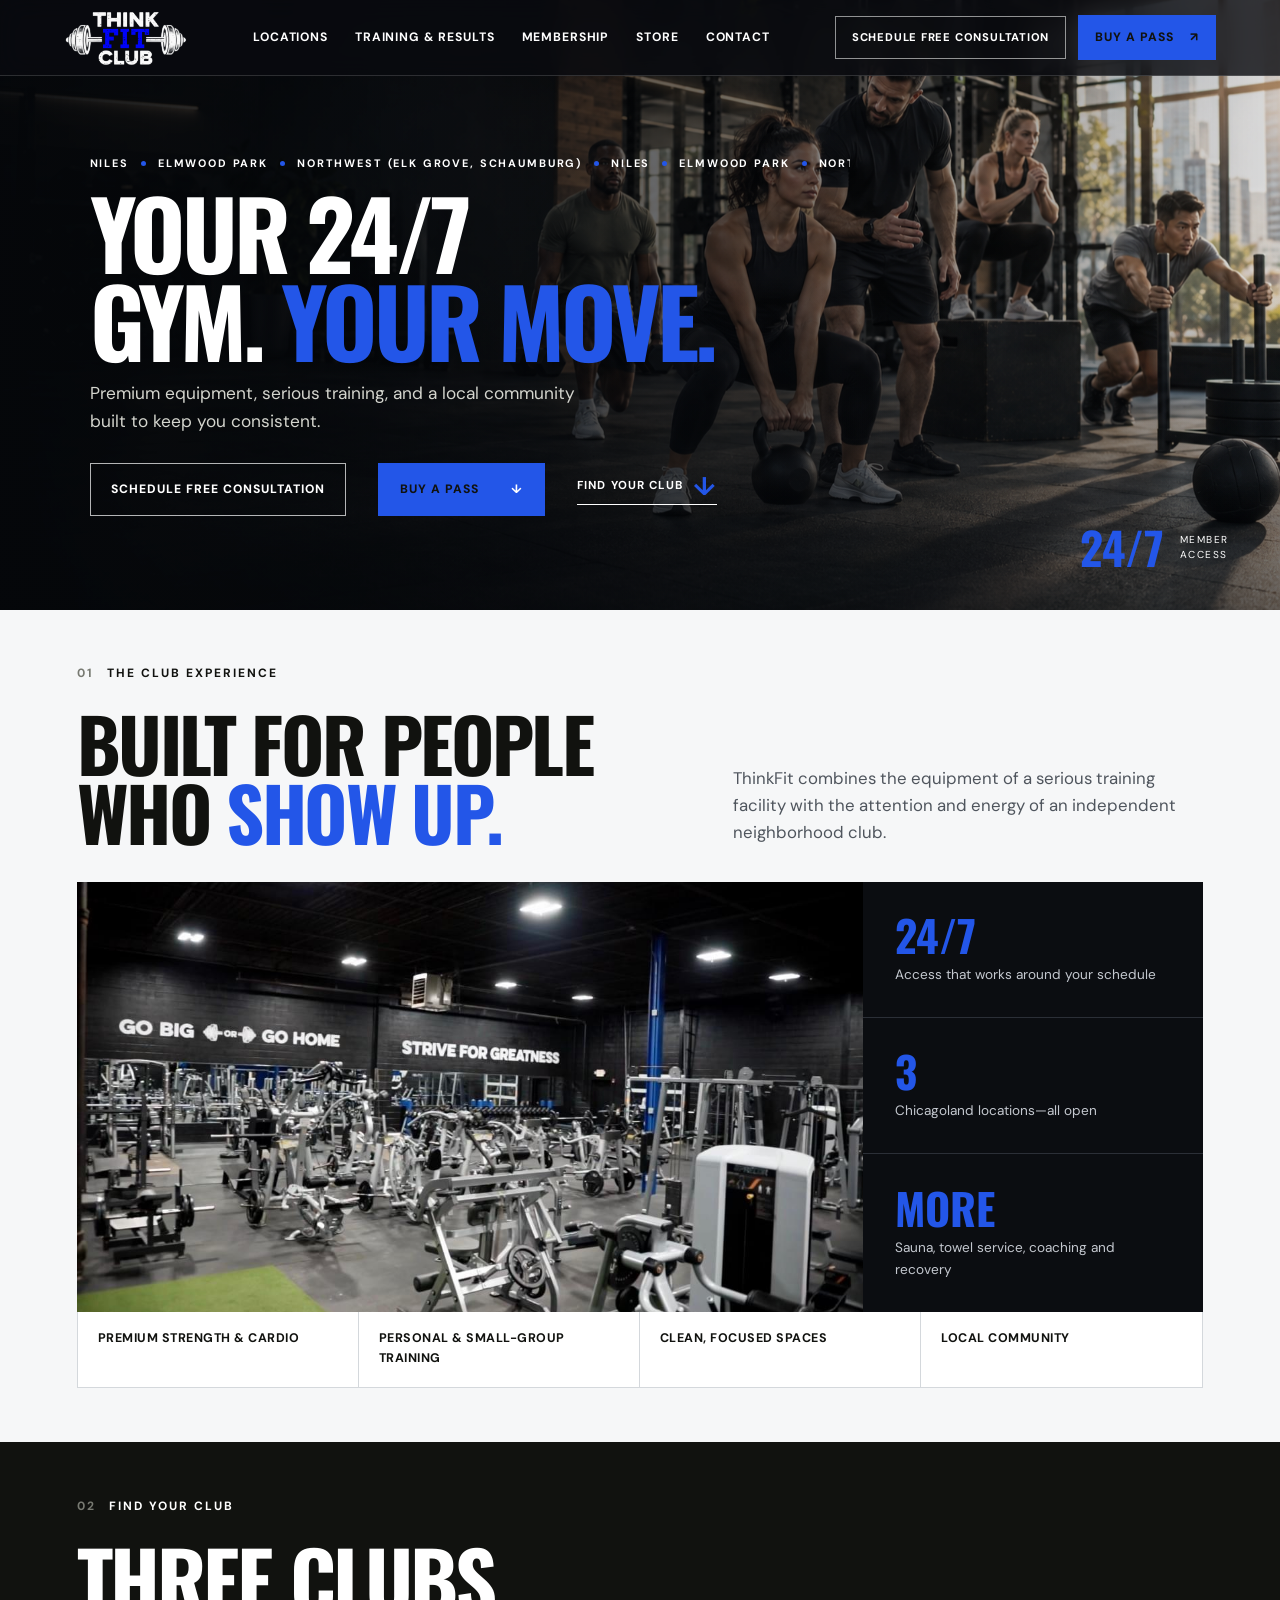
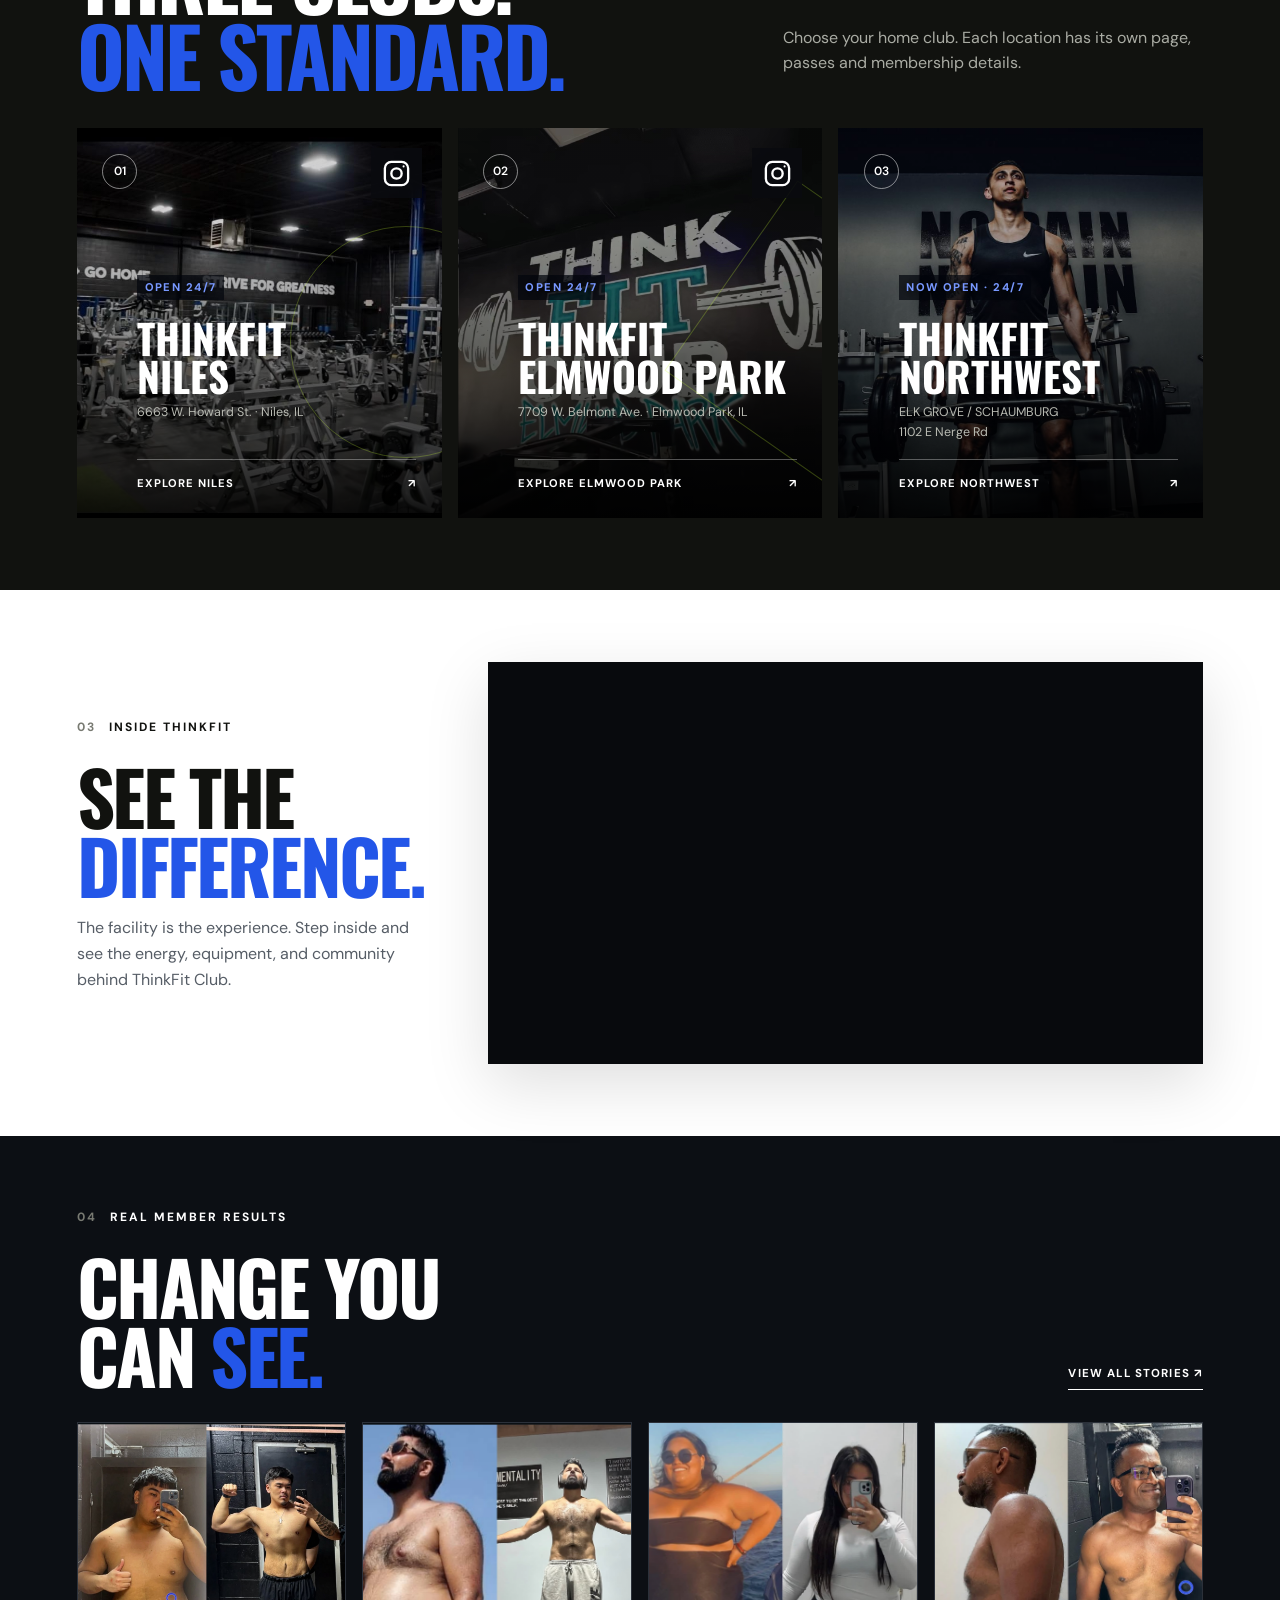
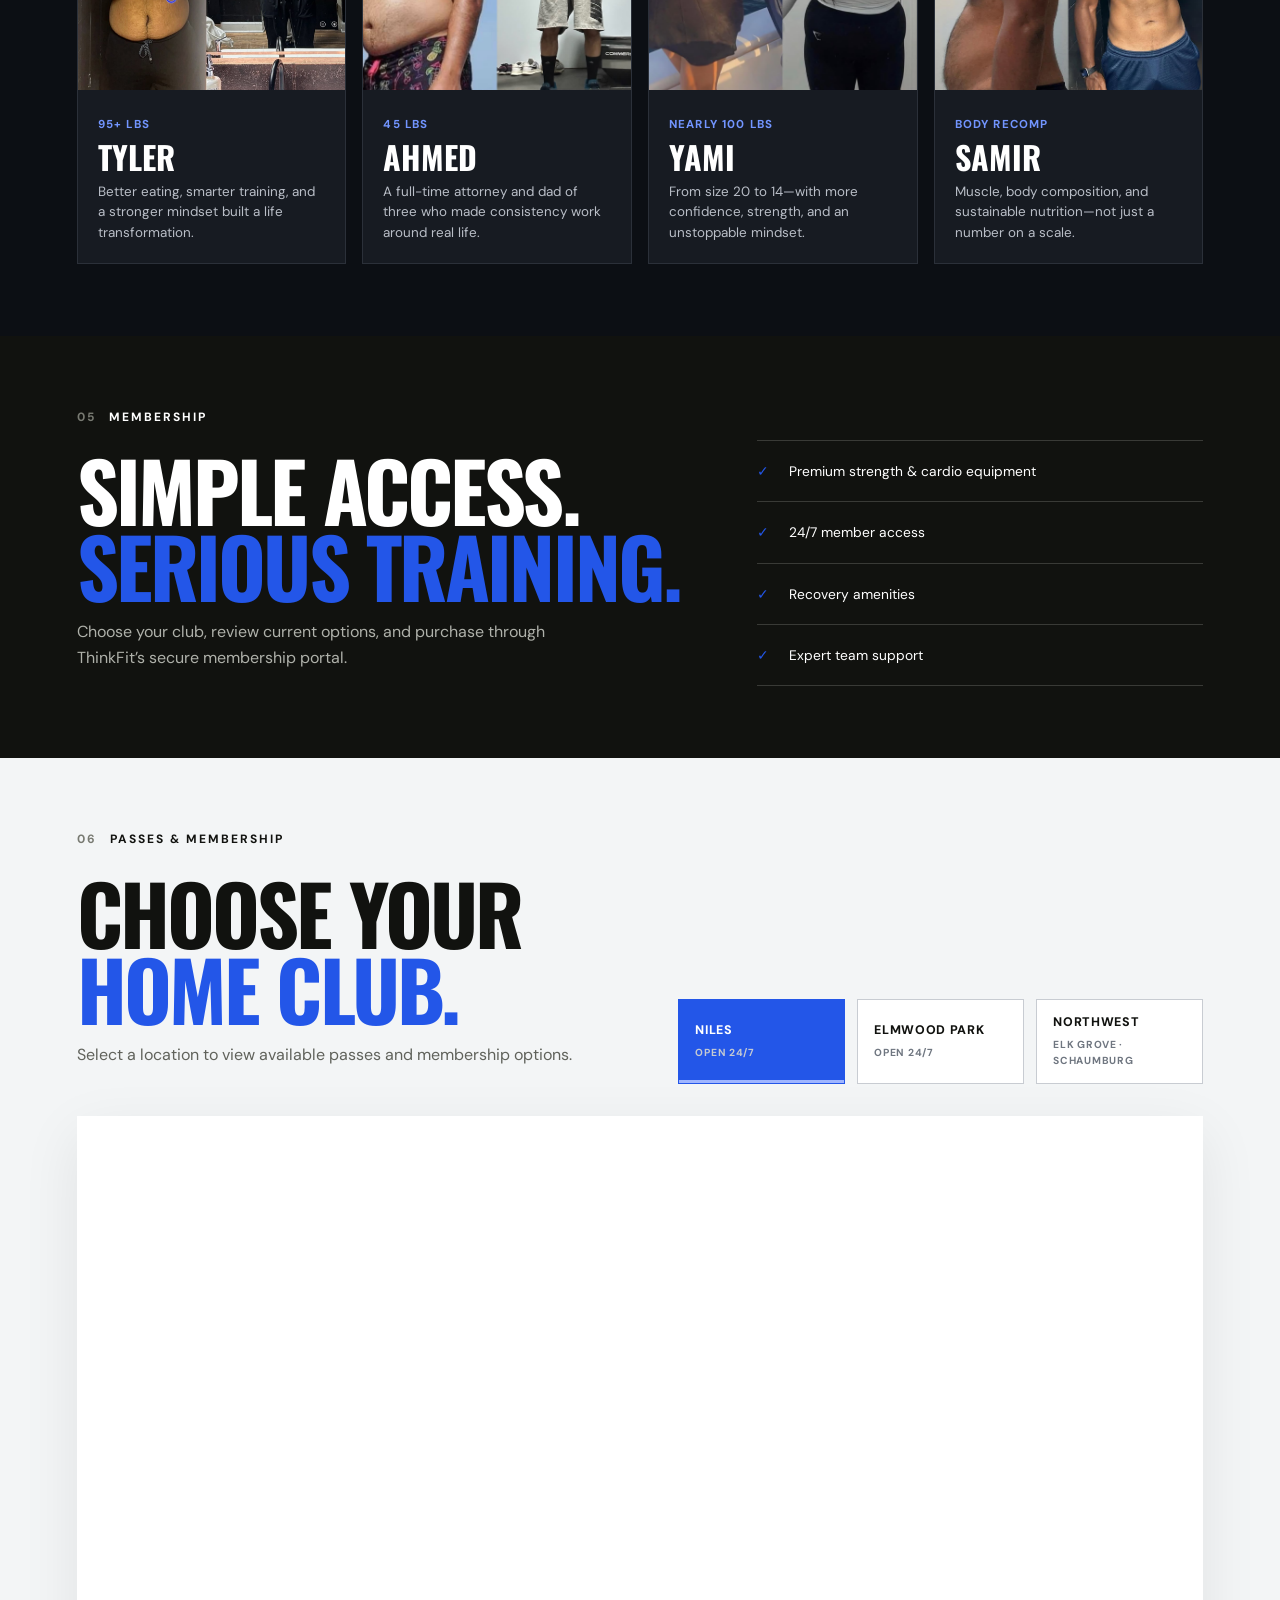
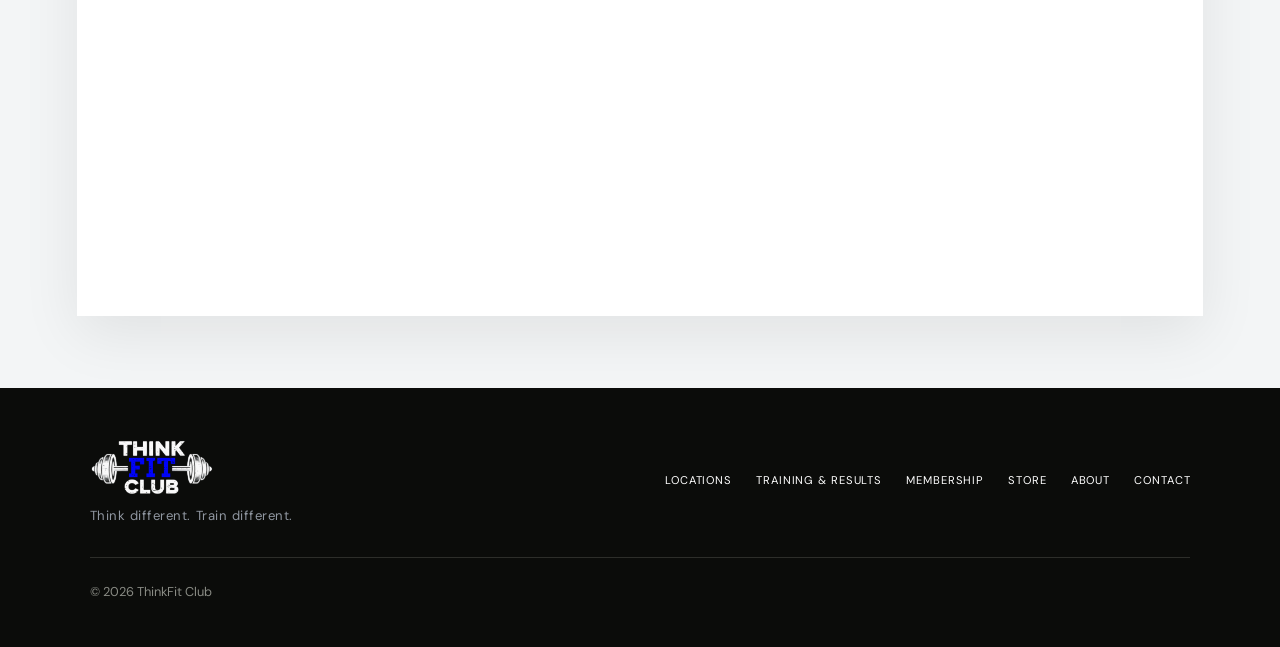
<file: index.html>
<!doctype html>
<html lang="en">
<head>
  <meta charset="utf-8"><meta name="viewport" content="width=device-width,initial-scale=1">
  <title>ThinkFit Club | Niles, Elmwood Park &amp; Northwest</title>
  <meta name="description" content="Train at ThinkFit Club in Niles, Elmwood Park or Northwest Elk Grove. Premium equipment, coaching, community and flexible memberships.">
  <meta name="theme-color" content="#090b0f"><link rel="canonical" href="https://www.thinkfitclub.com/"><link rel="icon" type="image/png" href="assets/logos/current-site/logo-candidate.png">
  <meta property="og:type" content="website"><meta property="og:title" content="ThinkFit Club | Think Different. Train Different."><meta property="og:description" content="A premium independent 24/7 gym experience in Niles and Elmwood Park, Illinois."><meta property="og:url" content="https://www.thinkfitclub.com/"><meta property="og:image" content="https://www.thinkfitclub.com/assets/hero/thinkfit-club-hero.png">
  <meta name="twitter:card" content="summary_large_image"><meta name="twitter:title" content="ThinkFit Club"><meta name="twitter:description" content="Premium equipment. 24/7 access. Real coaching and community."><meta name="twitter:image" content="https://www.thinkfitclub.com/assets/hero/thinkfit-club-hero.png">
  <script type="application/ld+json">{"@context":"https://schema.org","@type":"Organization","name":"ThinkFit Club","url":"https://www.thinkfitclub.com/","logo":"https://www.thinkfitclub.com/assets/logos/current-site/logo-candidate.png","telephone":"+1-773-807-3505","email":"Teamzeefitness1@gmail.com","subOrganization":[{"@type":"HealthClub","name":"ThinkFit Club Niles","sameAs":["https://www.instagram.com/thinkfitclub_niles/"],"url":"https://www.thinkfitclub.com/locations/niles/"},{"@type":"HealthClub","name":"ThinkFit Club Elmwood Park","sameAs":["https://www.instagram.com/thinkfitclub_elmwood/"],"url":"https://www.thinkfitclub.com/locations/elmwood-park/"}]}</script>
  <link rel="preconnect" href="https://fonts.googleapis.com"><link rel="preconnect" href="https://fonts.gstatic.com" crossorigin><link href="https://fonts.googleapis.com/css2?family=DM+Sans:wght@400;500;600;700&family=Oswald:wght@500;600;700&display=swap" rel="stylesheet"><link rel="stylesheet" href="css/styles.css"><link rel="stylesheet" href="css/responsive.css"><script src="js/main.js" defer></script><script src="js/mobile-actions.js" defer></script>
<link rel="stylesheet" href="css/social-links.css"><script src="js/social-links.js" defer></script>
</head>
<body class="home-v2">
  <a class="skip-link" href="#main">Skip to content</a>
  <header class="site-header" id="top"><a class="brand brand-logo" href="./" aria-label="ThinkFit Club home"><img src="assets/logos/thinkfit-logo-reversed-v1.png" alt="ThinkFit Club" width="1752" height="887"></a><nav class="desktop-nav" aria-label="Main navigation"><a href="locations/">Locations</a><a href="personal-training/">Training &amp; Results</a><a href="locations/#passes">Membership</a><a href="store/">Store</a><a href="contact/">Contact</a></nav><div class="header-actions"><a class="header-consult" href="contact/#consultation">Schedule Free Consultation</a><a class="button button-small header-cta" href="#join">Buy a pass <span aria-hidden="true">↗</span></a></div><button class="menu-toggle" aria-label="Open menu" aria-expanded="false"><span></span><span></span></button></header>
  <div class="mobile-menu" aria-hidden="true"><nav aria-label="Mobile navigation"><a href="locations/">Locations</a><a href="personal-training/">Training &amp; Results</a><a href="locations/#passes">Membership</a><a href="store/">Store</a><a href="contact/">Contact</a></nav><a class="button" href="#join">Buy a pass</a></div>
  <main id="main">
    <section class="hero"><img class="hero-image" src="assets/hero/thinkfit-club-hero.png" alt="Members training with a coach inside ThinkFit Club"><div class="hero-overlay"></div><div class="hero-content"><p class="eyebrow"><span></span> THINKFIT — NILES · ELMWOOD PARK · NORTHWEST</p><h1>YOUR 24/7<br>GYM. <em>YOUR MOVE.</em></h1><p class="hero-copy">Premium equipment, serious training, and a local community built to keep you consistent.</p><div class="hero-actions"><a class="button hero-consult" href="contact/#consultation">Schedule Free Consultation</a><a class="button" href="#join">Buy a pass <span aria-hidden="true">↓</span></a><a class="text-link" href="#locations">Find your club <span aria-hidden="true">↓</span></a></div></div><div class="hero-stat"><strong>24/7</strong><span>MEMBER<br>ACCESS</span></div></section>
    <section class="club-value section-pad" id="experience"><div class="value-heading"><div><div class="section-label"><span>01</span> THE CLUB EXPERIENCE</div><h2>BUILT FOR PEOPLE<br>WHO <em>SHOW UP.</em></h2></div><p>ThinkFit combines the equipment of a serious training facility with the attention and energy of an independent neighborhood club.</p></div><div class="value-visual"><img src="assets/locations/current-site/gym-03.jpeg" alt="Premium strength equipment at ThinkFit Club"><div class="value-points"><article><strong>24/7</strong><span>Access that works around your schedule</span></article><article><strong>3</strong><span>Chicagoland locations—two open, one coming soon</span></article><article><strong>MORE</strong><span>Sauna, towel service, coaching and recovery</span></article></div></div><div class="benefit-row"><span>Premium strength &amp; cardio</span><span>Personal &amp; small-group training</span><span>Clean, focused spaces</span><span>Local community</span></div></section>
<section class="locations section-pad" id="locations"><div class="section-heading"><div><div class="section-label light"><span>02</span> FIND YOUR CLUB</div><h2>THREE CLUBS.<br><em>ONE STANDARD.</em></h2></div><p>Choose your home club. Each location has its own page, passes and membership details.</p></div><div class="location-grid"><a class="location-card niles" href="locations/niles/"><span class="club-number">01</span><div><p>OPEN 24/7</p><h3>THINKFIT<br>NILES</h3><span>6663 W. Howard St. · Niles, IL</span><b>Explore Niles <i>↗</i></b></div></a><a class="location-card elmwood" href="locations/elmwood-park/"><span class="club-number">02</span><div><p>OPEN 24/7</p><h3>THINKFIT<br>ELMWOOD PARK</h3><span>7709 W. Belmont Ave. · Elmwood Park, IL</span><b>Explore Elmwood Park <i>↗</i></b></div></a><a class="location-card northwest upcoming" href="locations/elk-grove-village/"><span class="club-number">03</span><div><p>NOW OPEN · 24/7</p><h3>THINKFIT<br>NORTHWEST</h3><span>ELK GROVE / SCHAUMBURG<br>1102 E Nerge Rd</span><b>Explore Northwest <i>↗</i></b></div></a></div></section>
    <section class="club-film section-pad"><div class="film-copy"><div class="section-label"><span>03</span> INSIDE THINKFIT</div><h2>SEE THE<br><em>DIFFERENCE.</em></h2><p>The facility is the experience. Step inside and see the energy, equipment, and community behind ThinkFit Club.</p></div><div class="video-shell"><iframe src="https://www.youtube-nocookie.com/embed/oqUgqv28ZaQ" title="Inside ThinkFit Club" loading="lazy" allow="accelerometer; autoplay; clipboard-write; encrypted-media; gyroscope; picture-in-picture; web-share" allowfullscreen></iframe></div></section>
    <section class="stories section-pad" id="stories"><div class="story-heading"><div><div class="section-label light"><span>04</span> REAL MEMBER RESULTS</div><h2>CHANGE YOU<br>CAN <em>SEE.</em></h2></div><a class="text-link" href="results/">View all stories ↗</a></div><div class="story-grid"><article class="story-card"><div class="story-photo"><img src="assets/testimonials/tyler.jpg" alt="Tyler before and after his 95-pound transformation" loading="lazy"></div><div><strong>95+ LBS</strong><h3>TYLER</h3><p>Better eating, smarter training, and a stronger mindset built a life transformation.</p></div></article><article class="story-card"><div class="story-photo"><img src="assets/testimonials/ahmed.jpg" alt="Ahmed before and after his 45-pound transformation" loading="lazy"></div><div><strong>45 LBS</strong><h3>AHMED</h3><p>A full-time attorney and dad of three who made consistency work around real life.</p></div></article><article class="story-card"><div class="story-photo"><img src="assets/testimonials/yami.jpg" alt="Yami before and after her nearly 100-pound transformation" loading="lazy"></div><div><strong>NEARLY 100 LBS</strong><h3>YAMI</h3><p>From size 20 to 14—with more confidence, strength, and an unstoppable mindset.</p></div></article><article class="story-card"><div class="story-photo"><img src="assets/testimonials/samir.jpg" alt="Samir before and after his body recomposition" loading="lazy"></div><div><strong>BODY RECOMP</strong><h3>SAMIR</h3><p>Muscle, body composition, and sustainable nutrition—not just a number on a scale.</p></div></article></div></section>
    <section class="membership section-pad" id="membership"><div><div class="section-label light"><span>05</span> MEMBERSHIP</div><h2>SIMPLE ACCESS.<br><em>SERIOUS TRAINING.</em></h2><p>Choose your club, review current options, and purchase through ThinkFit’s secure membership portal.</p></div><ul><li><span>✓</span> Premium strength &amp; cardio equipment</li><li><span>✓</span> 24/7 member access</li><li><span>✓</span> Recovery amenities</li><li><span>✓</span> Expert team support</li></ul></section>
    <section class="join section-pad" id="join"><div class="section-label"><span>06</span> PASSES &amp; MEMBERSHIP</div><div class="join-heading"><div><h2>CHOOSE YOUR<br><em>HOME CLUB.</em></h2><p>Select a location to view available passes and membership options.</p></div><div class="club-tabs" role="tablist" aria-label="Choose a club membership portal"><button class="club-tab active" type="button" role="tab" aria-selected="true" data-club="Niles" data-src="https://go.streamfit.com/embed/memberships/166-thinkfit-club-niles"><span>Niles</span><small>Open 24/7</small></button><button class="club-tab" type="button" role="tab" aria-selected="false" data-club="Elmwood Park" data-src="https://go.streamfit.com/embed/memberships/743-thinkfit-club-elmwood-park"><span>Elmwood Park</span><small>Open 24/7</small></button><span class="club-tab disabled" aria-disabled="true"><span>Northwest</span><small>Coming soon</small></span></div></div><div class="embed-shell"><iframe class="membership-frame" title="Niles passes and membership" width="100%" height="800" src="https://go.streamfit.com/embed/memberships/166-thinkfit-club-niles" frameborder="0"></iframe></div></section>
  </main>
<footer><a class="brand footer-brand brand-logo" href="#top"><img src="assets/logos/thinkfit-logo-reversed-v1.png" alt="ThinkFit Club" width="1752" height="887"></a><p>Think different. Train different.</p><nav class="footer-links" aria-label="Footer navigation"><a href="/locations/">Locations</a><a href="/personal-training/">Training &amp; Results</a><a href="/locations/#passes">Membership</a><a href="/store/">Store</a><a href="/about/">About</a><a href="/contact/">Contact</a></nav><p class="copyright">© <span id="year"></span> ThinkFit Club</p></footer>
</body>
</html>
</file>
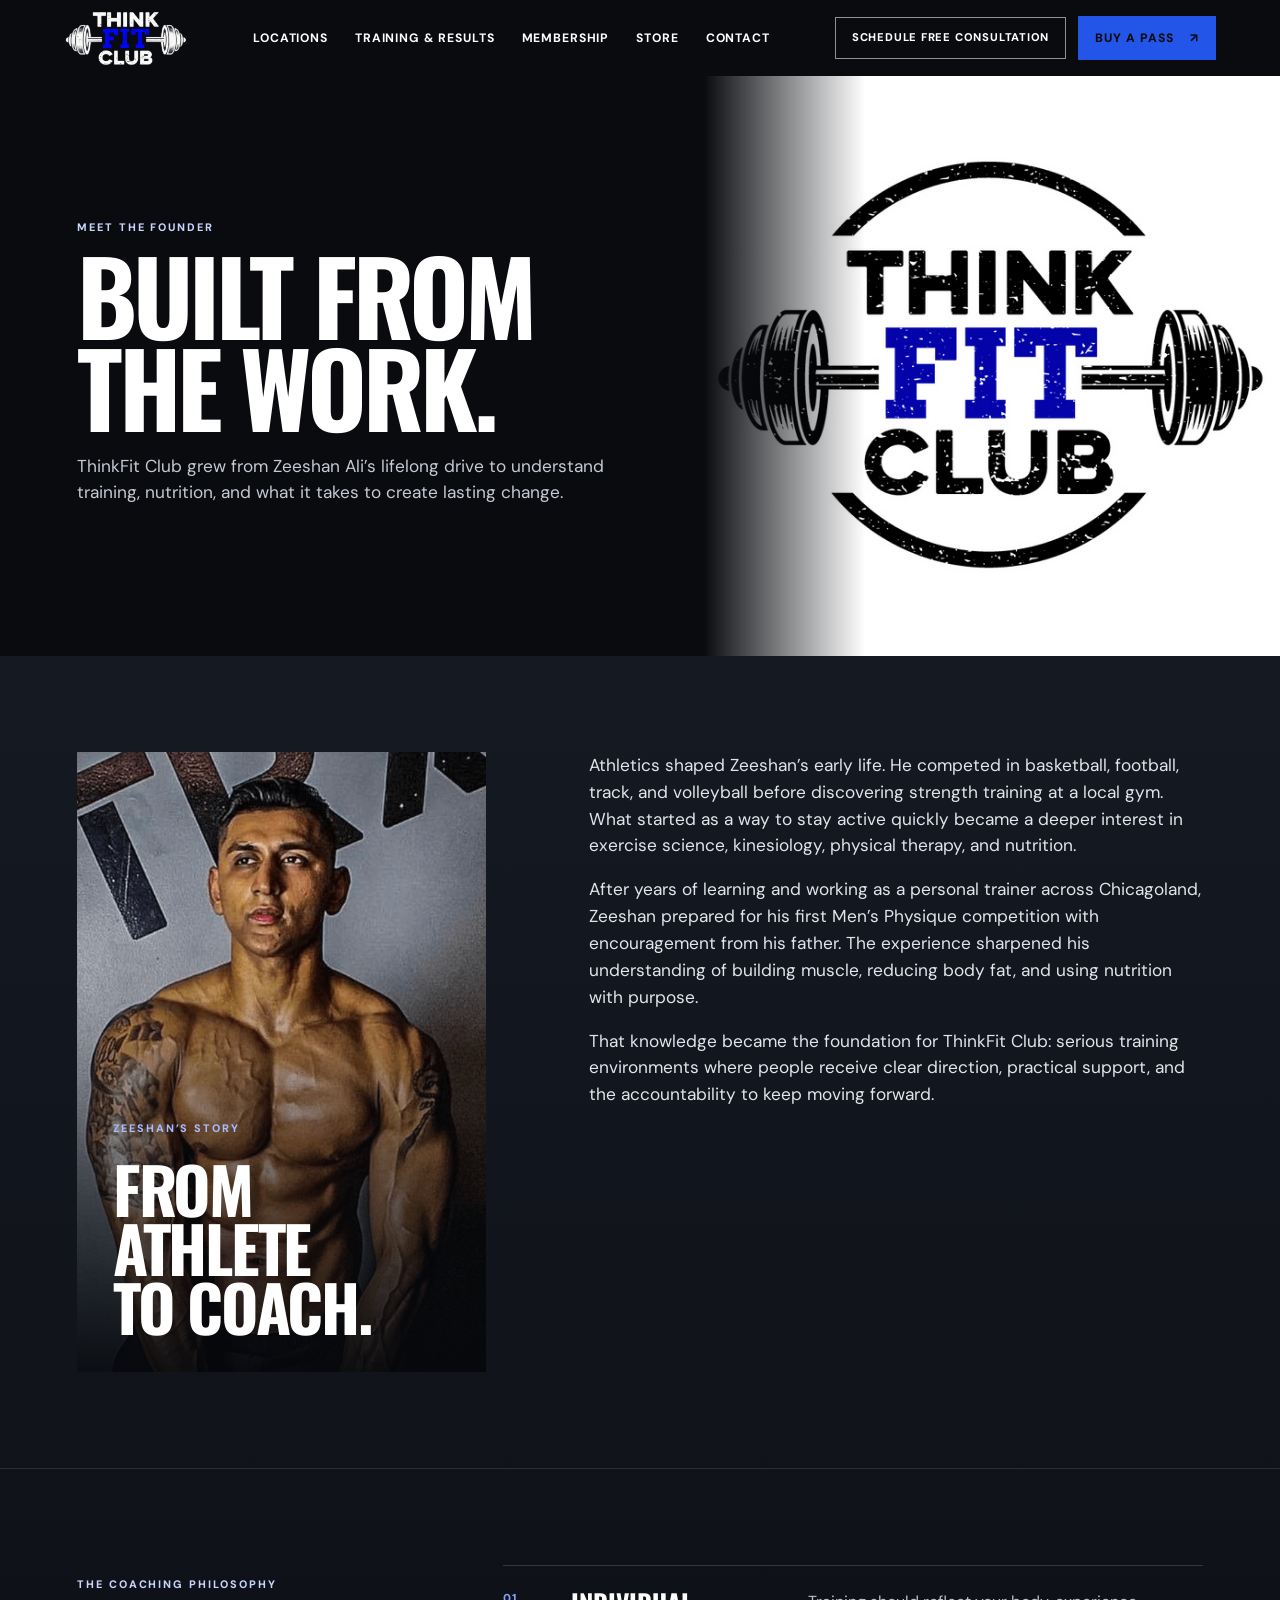
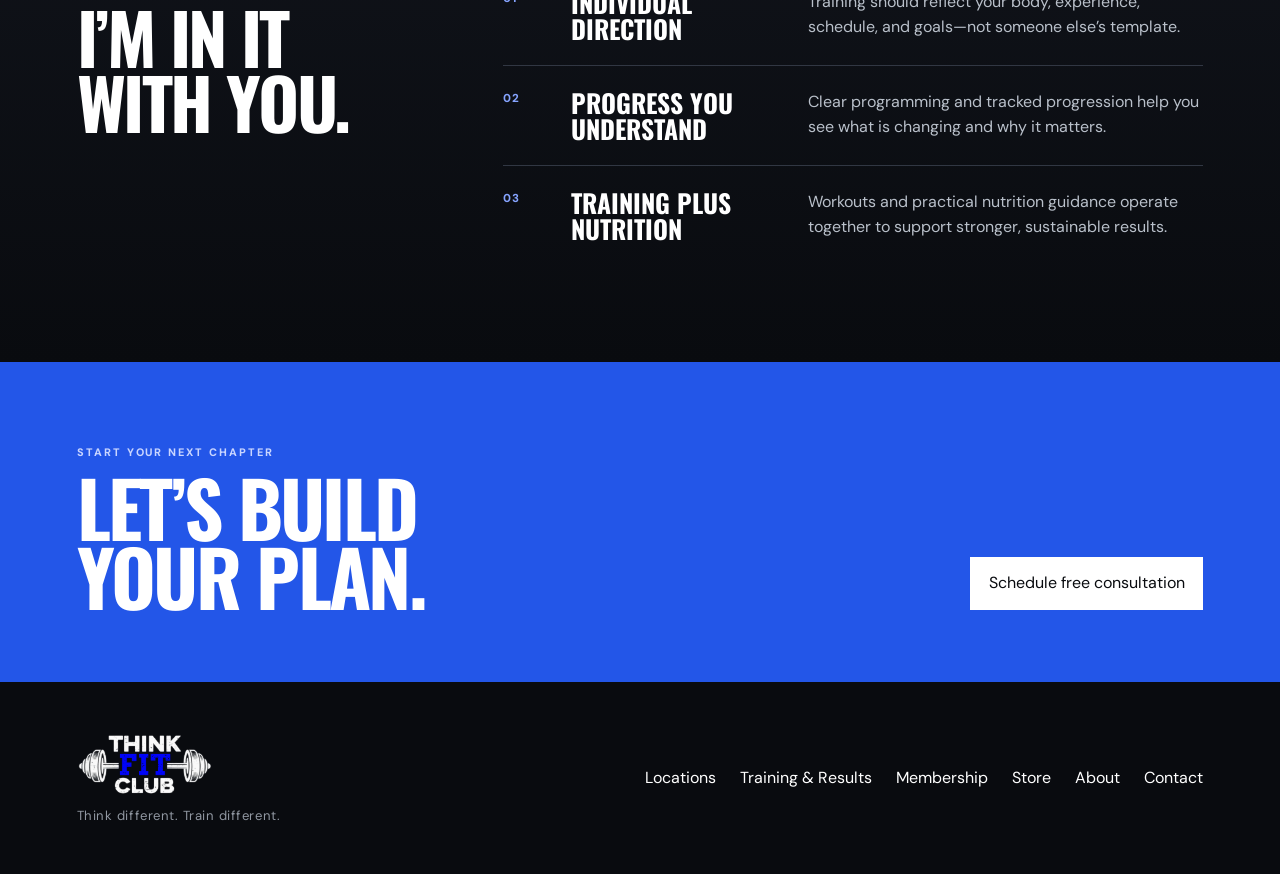
<file: about/index.html>
<!doctype html>
<html lang="en">
<head>
<meta charset="utf-8">
<meta name="viewport" content="width=device-width,initial-scale=1">
<title>About ThinkFit Club | Zeeshan Ali</title>
<meta name="description" content="Meet Zeeshan Ali and learn how a lifelong commitment to athletics, training and nutrition shaped the coaching philosophy behind ThinkFit Club.">
<link rel="canonical" href="https://www.thinkfitclub.com/about/">
<link rel="icon" type="image/png" href="../assets/logos/current-site/logo-candidate.png">
<meta property="og:type" content="website">
<meta property="og:title" content="About ThinkFit Club | Zeeshan Ali">
<meta property="og:description" content="The story, experience and coaching philosophy behind ThinkFit Club.">
<meta property="og:url" content="https://www.thinkfitclub.com/about/">
<meta property="og:image" content="https://www.thinkfitclub.com/assets/owner/current-site-wide.png">
<meta name="twitter:card" content="summary_large_image">
<link rel="preconnect" href="https://fonts.googleapis.com">
<link rel="stylesheet" href="https://fonts.googleapis.com/css2?family=DM+Sans:wght@400;600;700&family=Oswald:wght@600;700&display=swap">
<link rel="stylesheet" href="../css/pages.css">
<script src="../js/mobile-actions.js" defer></script>
<link rel="stylesheet" href="../css/social-links.css"><script src="../js/social-links.js" defer></script>
</head>
<body class="about-page">
<header class="page-header"><a class="wordmark logo-link" href="../"><img src="../assets/logos/thinkfit-logo-reversed-v1.png" alt="ThinkFit Club" width="1752" height="887"></a><nav class="page-nav"><a href="../locations/">Locations</a><a href="../personal-training/">Training &amp; Results</a><a href="../locations/#passes">Membership</a><a href="../store/">Store</a><a href="../contact/">Contact</a><a class="nav-cta" href="../contact/#consultation">Schedule Free Consultation</a></nav></header>
<main>
<section class="about-hero"><div class="about-hero-copy"><p class="kicker">Meet the founder</p><h1>BUILT FROM<br>THE WORK.</h1><p>ThinkFit Club grew from Zeeshan Ali’s lifelong drive to understand training, nutrition, and what it takes to create lasting change.</p></div><div class="about-hero-image"><img src="../assets/owner/current-site-wide.png" alt="Zeeshan Ali, founder of ThinkFit Club" width="630" height="630"></div></section>
<section class="content about-story"><div class="about-story-heading"><p class="kicker">Zeeshan’s story</p><h2>FROM ATHLETE<br>TO COACH.</h2></div><div class="about-story-copy"><p>Athletics shaped Zeeshan’s early life. He competed in basketball, football, track, and volleyball before discovering strength training at a local gym. What started as a way to stay active quickly became a deeper interest in exercise science, kinesiology, physical therapy, and nutrition.</p><p>After years of learning and working as a personal trainer across Chicagoland, Zeeshan prepared for his first Men’s Physique competition with encouragement from his father. The experience sharpened his understanding of building muscle, reducing body fat, and using nutrition with purpose.</p><p>That knowledge became the foundation for ThinkFit Club: serious training environments where people receive clear direction, practical support, and the accountability to keep moving forward.</p></div></section>
<section class="content about-philosophy"><div><p class="kicker">The coaching philosophy</p><h2>I’M IN IT<br>WITH YOU.</h2></div><div class="philosophy-points"><article><span>01</span><h3>Individual direction</h3><p>Training should reflect your body, experience, schedule, and goals—not someone else’s template.</p></article><article><span>02</span><h3>Progress you understand</h3><p>Clear programming and tracked progression help you see what is changing and why it matters.</p></article><article><span>03</span><h3>Training plus nutrition</h3><p>Workouts and practical nutrition guidance operate together to support stronger, sustainable results.</p></article></div></section>
<section class="about-cta"><div><p class="kicker">Start your next chapter</p><h2>LET’S BUILD<br>YOUR PLAN.</h2></div><a class="primary-cta" href="../contact/#consultation">Schedule free consultation</a></section>
</main>
<footer class="page-footer"><a class="footer-logo" href="../" aria-label="ThinkFit Club home"><img src="../assets/logos/thinkfit-logo-reversed-v1.png" alt="ThinkFit Club" width="1752" height="887"></a><p>Think different. Train different.</p><nav class="page-footer-links" aria-label="Footer navigation"><a href="/locations/">Locations</a><a href="/personal-training/">Training &amp; Results</a><a href="/locations/#passes">Membership</a><a href="/store/">Store</a><a href="/about/">About</a><a href="/contact/">Contact</a></nav></footer>
<script src="../js/page-nav.js"></script></body>
</html>
</file>
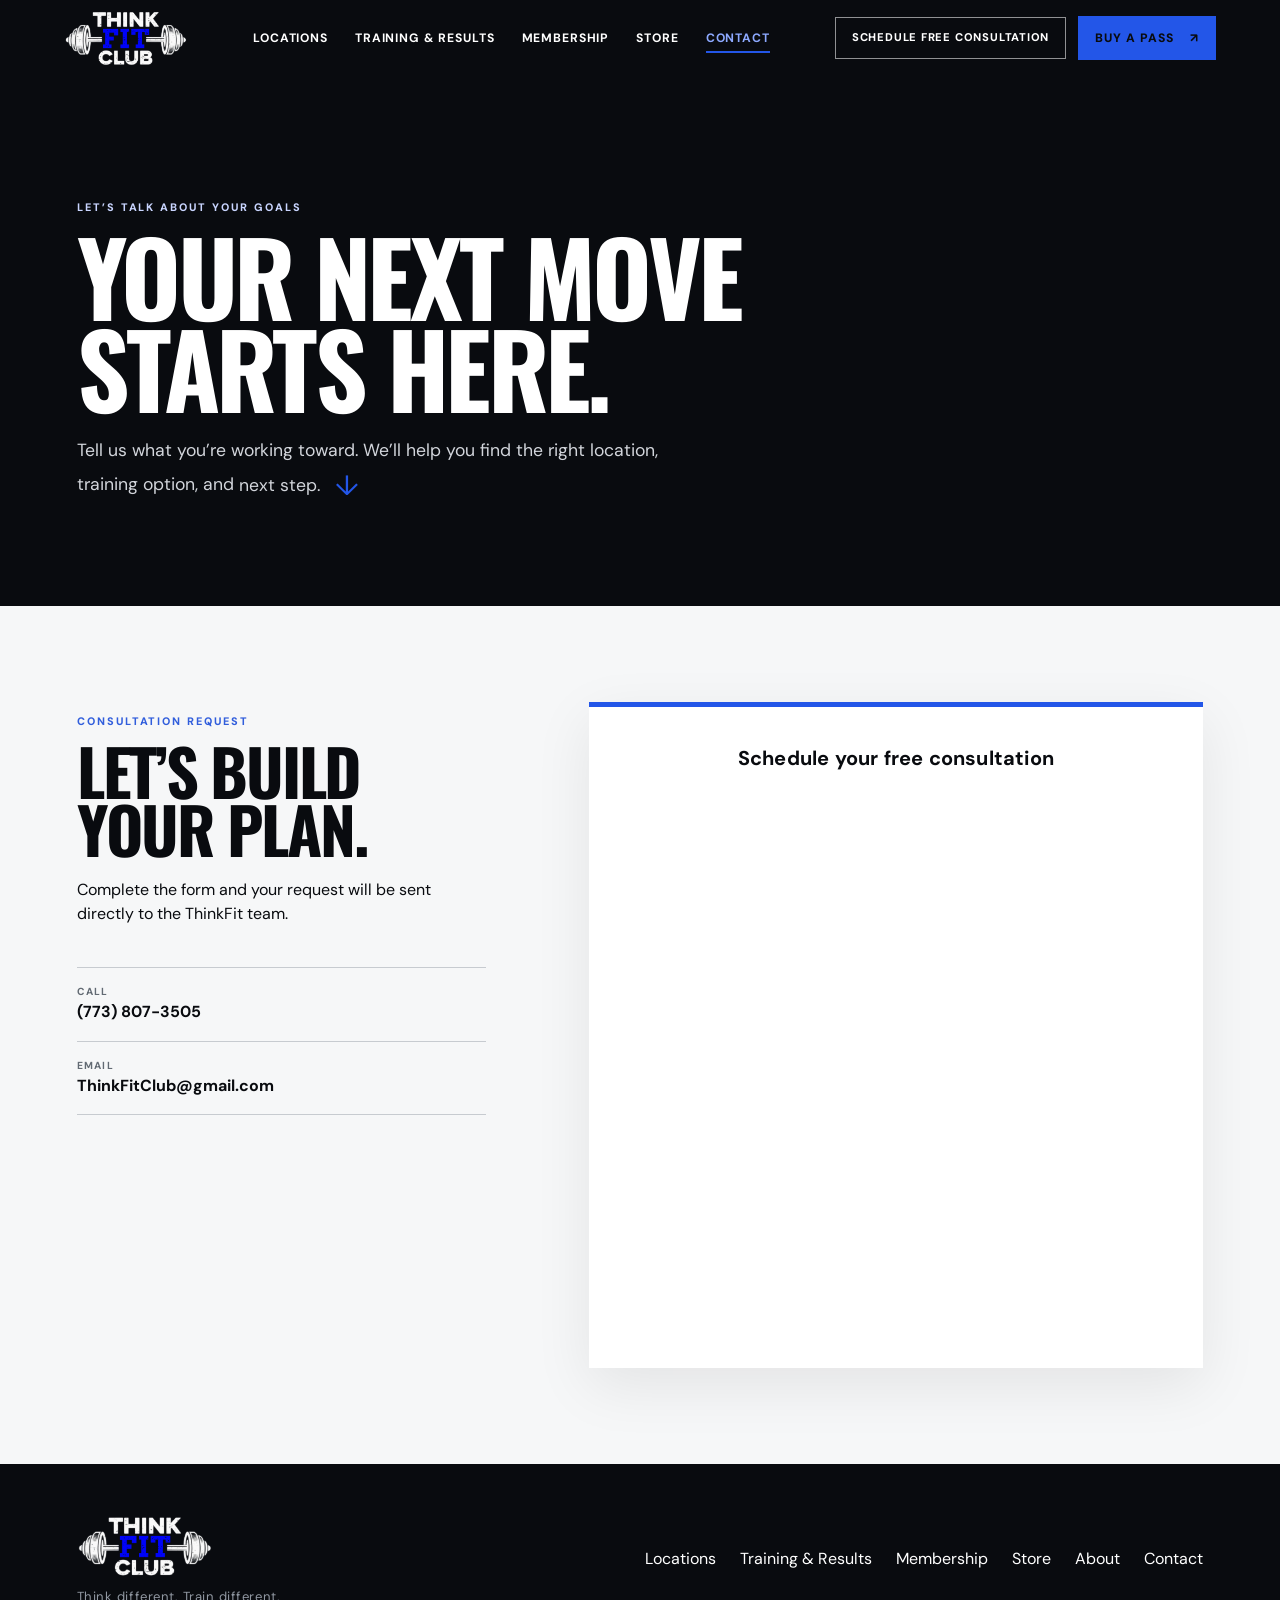
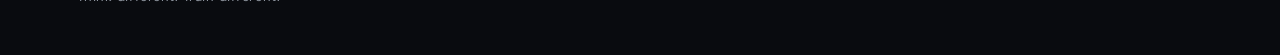
<file: contact/index.html>
<!doctype html>
<html lang="en">
<head>
<meta charset="utf-8">
<meta name="viewport" content="width=device-width,initial-scale=1">
<title>Fitness Consultation | ThinkFit Club</title>
<meta name="description" content="Request a personal training or membership consultation with ThinkFit Club in Niles or Elmwood Park, Illinois.">
<link rel="canonical" href="https://www.thinkfitclub.com/contact/"><link rel="icon" type="image/png" href="../assets/logos/current-site/logo-candidate.png">
<meta property="og:type" content="website">
<meta property="og:title" content="Schedule a Consultation | ThinkFit Club">
<meta property="og:description" content="Tell us your goals and connect with the ThinkFit Club team.">
<meta property="og:url" content="https://www.thinkfitclub.com/contact/">
<meta name="twitter:card" content="summary">
<link rel="preconnect" href="https://fonts.googleapis.com">
<link rel="stylesheet" href="https://fonts.googleapis.com/css2?family=DM+Sans:wght@400;600;700&family=Oswald:wght@600;700&display=swap">
<link rel="stylesheet" href="../css/pages.css">
<script src="../js/mobile-actions.js" defer></script>
<link rel="stylesheet" href="../css/social-links.css"><script src="../js/social-links.js" defer></script>
</head>
<body>
<header class="page-header">
<a class="wordmark logo-link" href="../"><img src="../assets/logos/thinkfit-logo-reversed-v1.png" alt="ThinkFit Club" width="1752" height="887"></a>
<nav class="page-nav">
<a href="../locations/">Locations</a><a href="../personal-training/">Training &amp; Results</a><a href="../locations/#passes">Membership</a><a href="../store/">Store</a><a aria-current="page" href="./">Contact</a><a class="nav-cta" href="#consultation">Schedule Free Consultation</a>
</nav>
</header>
<main>
<section class="contact-hero"><div><p class="kicker">Let’s talk about your goals</p><h1>YOUR NEXT MOVE<br>STARTS HERE.</h1><p>Tell us what you’re working toward. We’ll help you find the right location, training option, and <span class="contact-next-step">next step. <a class="contact-scroll-cue" href="#consultation" aria-label="Scroll down to the consultation form"><span aria-hidden="true">↓</span></a></span></p></div></section>
<section class="content contact-layout" id="consultation">
<div class="contact-copy"><p class="kicker">Consultation request</p><h2>LET’S BUILD<br>YOUR PLAN.</h2><p>Complete the form and your request will be sent directly to the ThinkFit team.</p><div class="direct-contact consultation-contact-links"><a href="tel:+17738073505"><span>Call</span>(773) 807-3505</a><a href="mailto:ThinkFitClub@gmail.com"><span>Email</span>ThinkFitClub@gmail.com</a></div></div>
<div class="consultation-form consultation-embed">
<h3 class="consultation-form-heading">Schedule your free consultation</h3>
<iframe id="JotFormIFrame-262545587567069" title="Consultation Request" allowtransparency="true" allow="fullscreen" src="https://form.jotform.com/262545587567069" style="display:block;min-width:100%;max-width:100%;width:100%;height:539px;border:none;" scrolling="no"></iframe>
<script src="https://cdn.jotfor.ms/s/umd/latest/for-form-embed-handler.js"></script>
<script>window.jotformEmbedHandler("iframe[id='JotFormIFrame-262545587567069']", "https://form.jotform.com/");</script>
</div>
</section>
</main>
<footer class="page-footer"><a class="footer-logo" href="../" aria-label="ThinkFit Club home"><img src="../assets/logos/thinkfit-logo-reversed-v1.png" alt="ThinkFit Club" width="1752" height="887"></a><p>Think different. Train different.</p><nav class="page-footer-links" aria-label="Footer navigation"><a href="/locations/">Locations</a><a href="/personal-training/">Training &amp; Results</a><a href="/locations/#passes">Membership</a><a href="/store/">Store</a><a href="/about/">About</a><a href="/contact/">Contact</a></nav></footer>
<script src="../js/page-nav.js"></script>
<script>
(() => {
  const cue = document.querySelector('.contact-scroll-cue');
  const stopAnimation = () => cue.classList.add('is-scrolled');
  if (window.scrollY > 20 || window.location.hash === '#consultation') stopAnimation();
  const onScroll = () => {
    if (window.scrollY <= 20) return;
    stopAnimation();
    window.removeEventListener('scroll', onScroll);
  };
  window.addEventListener('scroll', onScroll, { passive: true });
})();
</script></body>
</html>
</file>
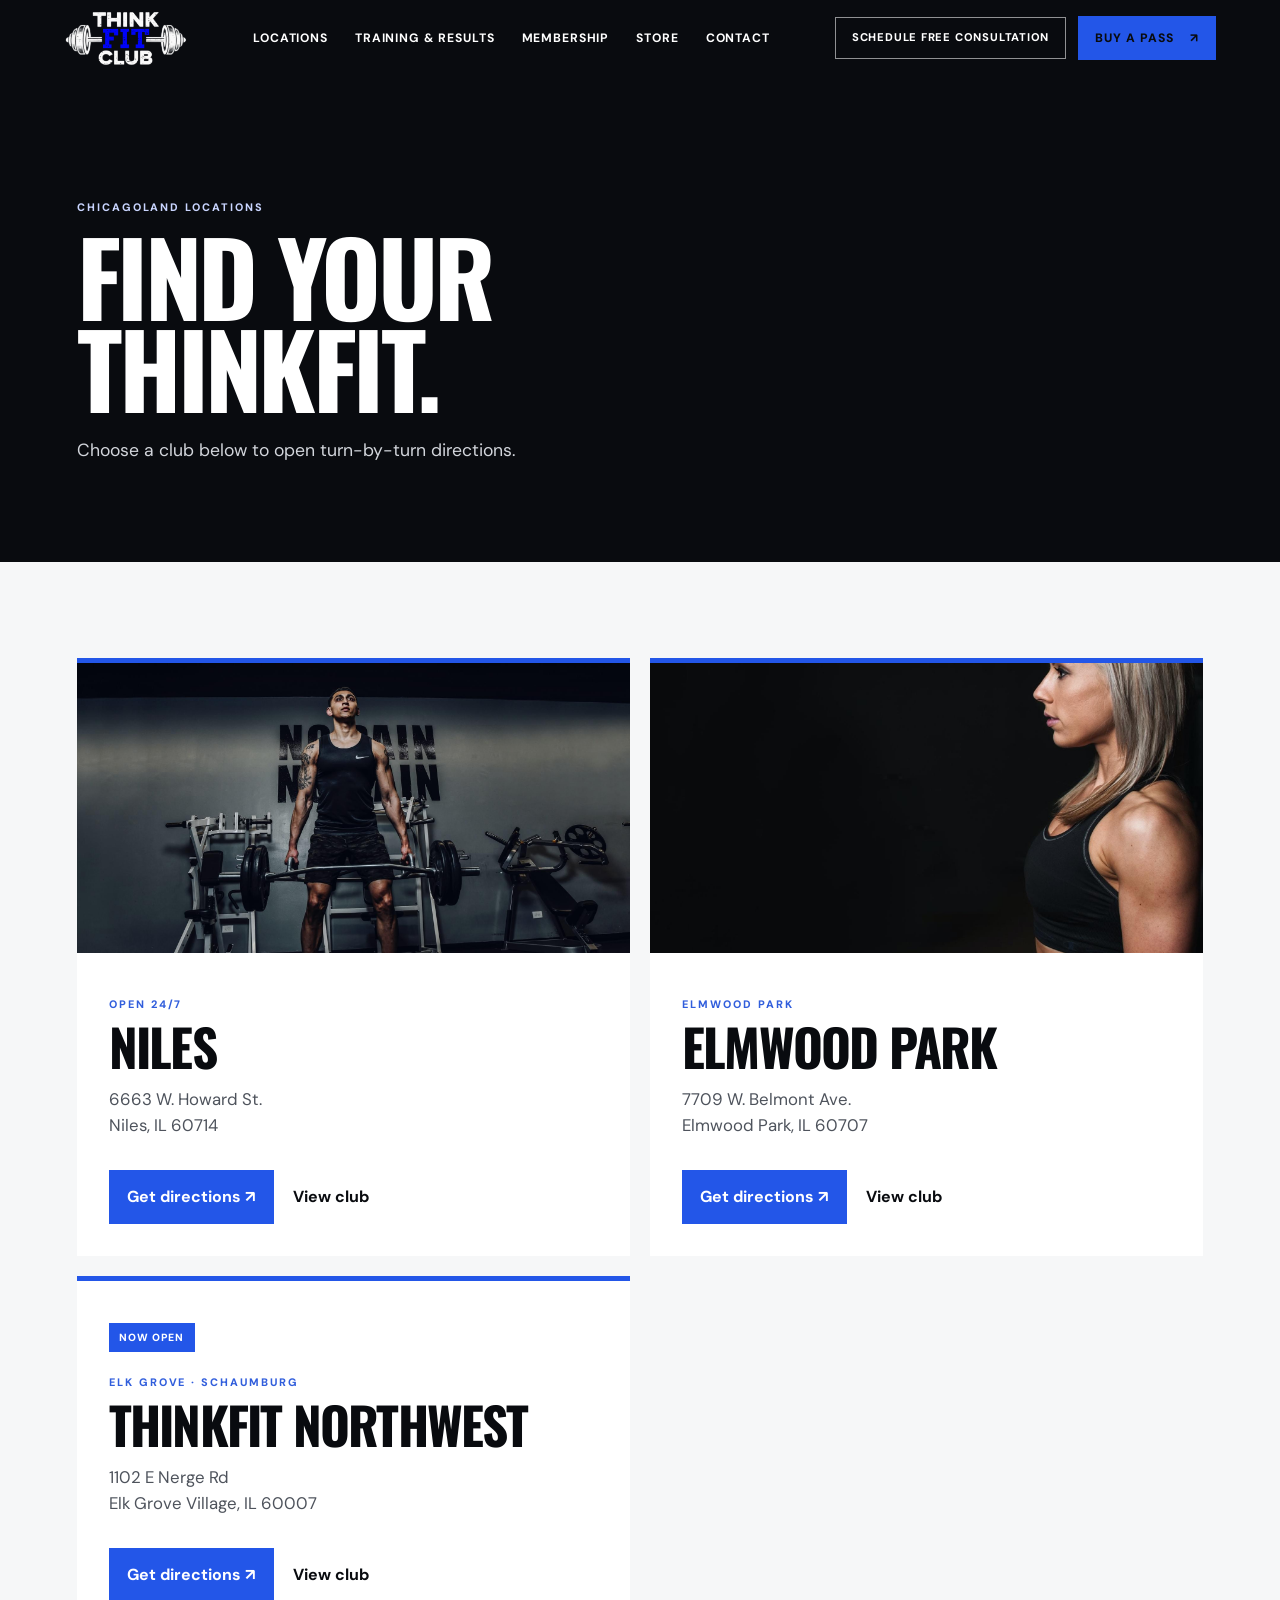
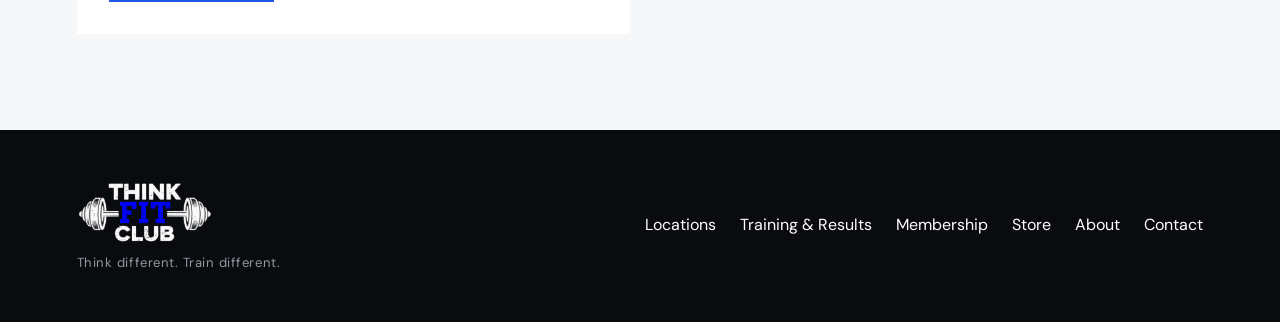
<file: directions/index.html>
<!doctype html>
<html lang="en">
<head>
<meta charset="utf-8"><meta name="viewport" content="width=device-width,initial-scale=1">
<title>ThinkFit Club Locations & Directions | Chicagoland</title>
<meta name="description" content="Get directions to ThinkFit Club in Niles, Elmwood Park and ThinkFit Northwest in Elk Grove Village, Illinois.">
<link rel="canonical" href="https://www.thinkfitclub.com/directions/"><link rel="icon" type="image/png" href="../assets/logos/current-site/logo-candidate.png">
<meta property="og:type" content="website"><meta property="og:title" content="ThinkFit Club Locations & Directions"><meta property="og:description" content="Find your nearest ThinkFit Club and open turn-by-turn directions."><meta property="og:url" content="https://www.thinkfitclub.com/directions/"><meta name="twitter:card" content="summary">
<script type="application/ld+json">{"@context":"https://schema.org","@type":"ItemList","name":"ThinkFit Club locations","itemListElement":[{"@type":"ListItem","position":1,"item":{"@type":"HealthClub","name":"ThinkFit Club Niles","address":"6663 W. Howard St., Niles, IL 60714","url":"https://www.thinkfitclub.com/locations/niles/"}},{"@type":"ListItem","position":2,"item":{"@type":"HealthClub","name":"ThinkFit Club Elmwood Park","address":"7709 W. Belmont Ave., Elmwood Park, IL 60707","url":"https://www.thinkfitclub.com/locations/elmwood-park/"}}]}</script>
<link rel="preconnect" href="https://fonts.googleapis.com"><link rel="stylesheet" href="https://fonts.googleapis.com/css2?family=DM+Sans:wght@400;600;700&family=Oswald:wght@600;700&display=swap"><link rel="stylesheet" href="../css/pages.css"><script src="../js/mobile-actions.js" defer></script>
<link rel="stylesheet" href="../css/social-links.css"><script src="../js/social-links.js" defer></script>
</head>
<body>
<header class="page-header"><a class="wordmark logo-link" href="../"><img src="../assets/logos/thinkfit-logo-reversed-v1.png" alt="ThinkFit Club" width="1752" height="887"></a><nav class="page-nav"><a href="../locations/">Locations</a><a href="../personal-training/">Training &amp; Results</a><a href="../locations/#passes">Membership</a><a href="../store/">Store</a><a href="../contact/">Contact</a><a class="nav-cta" href="../contact/#consultation">Schedule Free Consultation</a></nav></header>
<main>
<section class="directions-hero"><p class="kicker">Chicagoland locations</p><h1>FIND YOUR<br>THINKFIT.</h1><p>Choose a club below to open turn-by-turn directions.</p></section>
<section class="content"><div class="direction-grid">
<article class="direction-card"><img src="../assets/locations/current-site/gym-01.jpeg" alt="ThinkFit Club Niles"><div><p class="kicker">Open 24/7</p><h2>NILES</h2><address>6663 W. Howard St.<br>Niles, IL 60714</address><div class="direction-actions"><a class="primary-cta" href="https://www.google.com/maps/dir/?api=1&amp;destination=6663+W+Howard+St+Niles+IL+60714" target="_blank" rel="noopener">Get directions ↗</a><a href="../locations/niles/">View club</a></div></div></article>
<article class="direction-card"><img src="../assets/locations/current-site/gym-02.jpeg" alt="ThinkFit Club Elmwood Park"><div><p class="kicker">Elmwood Park</p><h2>ELMWOOD PARK</h2><address>7709 W. Belmont Ave.<br>Elmwood Park, IL 60707</address><div class="direction-actions"><a class="primary-cta" href="https://www.google.com/maps/dir/?api=1&amp;destination=7709+W+Belmont+Ave+Elmwood+Park+IL+60707" target="_blank" rel="noopener">Get directions ↗</a><a href="../locations/elmwood-park/">View club</a></div></div></article>
<article class="direction-card"><div><p class="coming">Now open</p><p class="kicker">Elk Grove · Schaumburg</p><h2>THINKFIT NORTHWEST</h2><address>1102 E Nerge Rd<br>Elk Grove Village, IL 60007</address><div class="direction-actions"><a class="primary-cta" href="https://www.google.com/maps/dir/?api=1&amp;destination=1102+E+Nerge+Rd%2C+Elk+Grove+Village%2C+IL+60007" target="_blank" rel="noopener">Get directions ↗</a><a href="../locations/elk-grove-village/">View club</a></div></div></article>
</div></section>
</main>
<footer class="page-footer"><a class="footer-logo" href="../" aria-label="ThinkFit Club home"><img src="../assets/logos/thinkfit-logo-reversed-v1.png" alt="ThinkFit Club" width="1752" height="887"></a><p>Think different. Train different.</p><nav class="page-footer-links" aria-label="Footer navigation"><a href="/locations/">Locations</a><a href="/personal-training/">Training &amp; Results</a><a href="/locations/#passes">Membership</a><a href="/store/">Store</a><a href="/about/">About</a><a href="/contact/">Contact</a></nav></footer>
<script src="../js/page-nav.js"></script></body>
</html>
</file>
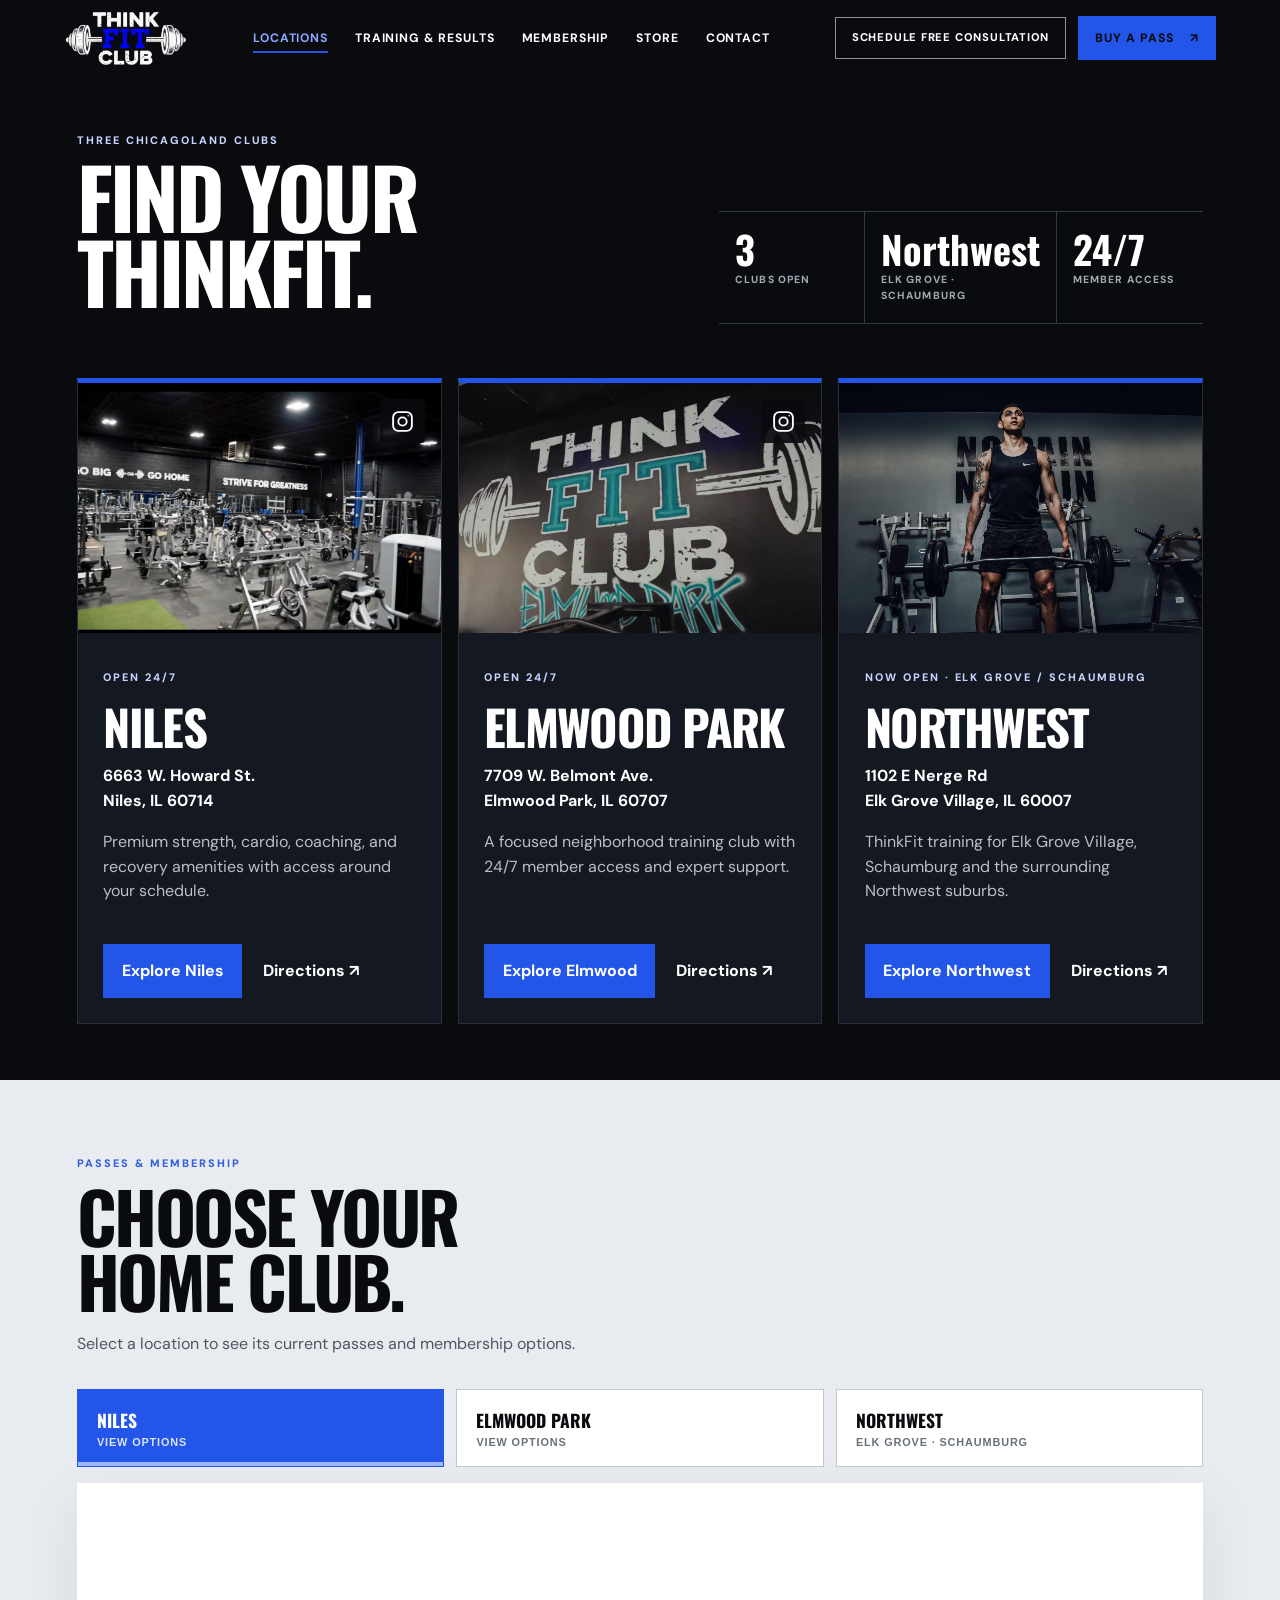
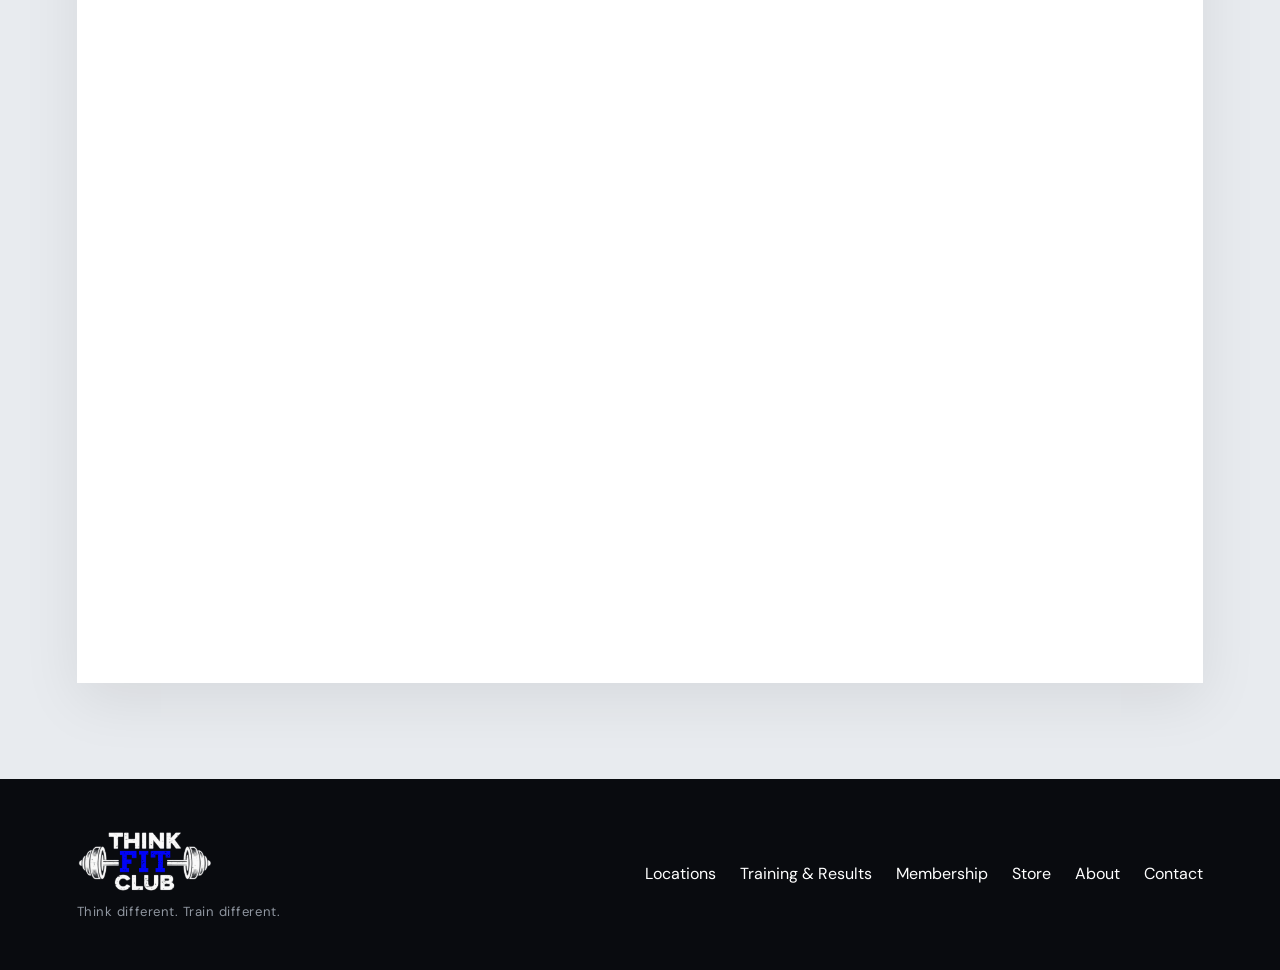
<file: locations/index.html>
<!doctype html>
<html lang="en">
<head>
<meta charset="utf-8"><meta name="viewport" content="width=device-width,initial-scale=1">
<title>ThinkFit Club Locations | Niles, Elmwood Park & Northwest</title>
<meta name="description" content="Explore three open ThinkFit Club locations in Niles, Elmwood Park and Elk Grove Village, serving Chicagoland and the Northwest suburbs.">
<link rel="canonical" href="https://www.thinkfitclub.com/locations/"><link rel="icon" type="image/png" href="../assets/logos/current-site/logo-candidate.png">
<link rel="preconnect" href="https://fonts.googleapis.com"><link rel="stylesheet" href="https://fonts.googleapis.com/css2?family=DM+Sans:wght@400;600;700&family=Oswald:wght@600;700&display=swap"><link rel="stylesheet" href="../css/pages.css"><script src="../js/mobile-actions.js" defer></script>
<link rel="stylesheet" href="../css/social-links.css"><script src="../js/social-links.js" defer></script>
</head>
<body class="locations-page">
<header class="page-header"><a class="wordmark logo-link" href="../"><img src="../assets/logos/thinkfit-logo-reversed-v1.png" alt="ThinkFit Club" width="1752" height="887"></a><nav class="page-nav"><a aria-current="page" href="./">Locations</a><a href="../personal-training/">Training &amp; Results</a><a href="#passes">Membership</a><a href="../store/">Store</a><a href="../contact/">Contact</a><a class="nav-cta" href="../contact/#consultation">Schedule Free Consultation</a></nav></header>
<main>
<section class="locations-hero"><div><p class="kicker">Three Chicagoland clubs</p><h1>FIND YOUR<br>THINKFIT.</h1></div><div class="location-status" aria-label="ThinkFit Club location status"><div><strong>3</strong><span>Clubs open</span></div><div><strong>Northwest</strong><span>Elk Grove · Schaumburg</span></div><div><strong>24/7</strong><span>Member access</span></div></div></section>
<section class="content location-picker"><div class="location-overview-grid">
<article class="location-overview-card"><a class="location-image-link" href="niles/" aria-label="Explore ThinkFit Club Niles"><img src="../assets/locations/current-site/gym-04.jpeg" alt="ThinkFit Club Niles"></a><div><p class="kicker">Open 24/7</p><h2>NILES</h2><address>6663 W. Howard St.<br>Niles, IL 60714</address><p>Premium strength, cardio, coaching, and recovery amenities with access around your schedule.</p><div class="location-actions"><a class="primary-cta" href="niles/">Explore Niles</a><a href="https://www.google.com/maps/search/?api=1&query=6663+W+Howard+St+Niles+IL+60714" target="_blank" rel="noopener">Directions ↗</a></div></div></article>
<article class="location-overview-card"><a class="location-image-link" href="elmwood-park/" aria-label="Explore ThinkFit Club Elmwood Park"><img src="../assets/locations/elmwood-park/elmwood-park-club.jpeg" alt="ThinkFit Club Elmwood Park"></a><div><p class="kicker">Open 24/7</p><h2>ELMWOOD PARK</h2><address>7709 W. Belmont Ave.<br>Elmwood Park, IL 60707</address><p>A focused neighborhood training club with 24/7 member access and expert support.</p><div class="location-actions"><a class="primary-cta" href="elmwood-park/">Explore Elmwood</a><a href="https://www.google.com/maps/search/?api=1&query=7709+W+Belmont+Ave+Elmwood+Park+IL+60707" target="_blank" rel="noopener">Directions ↗</a></div></div></article>
<article class="location-overview-card"><a class="location-image-link" href="elk-grove-village/" aria-label="Explore ThinkFit Northwest"><img src="../assets/locations/current-site/gym-01.jpeg" alt="ThinkFit Northwest in Elk Grove Village"></a><div><p class="kicker">Now open · Elk Grove / Schaumburg</p><h2>NORTHWEST</h2><address>1102 E Nerge Rd<br>Elk Grove Village, IL 60007</address><p>ThinkFit training for Elk Grove Village, Schaumburg and the surrounding Northwest suburbs.</p><div class="location-actions"><a class="primary-cta" href="elk-grove-village/">Explore Northwest</a><a href="https://www.google.com/maps/dir/?api=1&amp;destination=1102+E+Nerge+Rd%2C+Elk+Grove+Village%2C+IL+60007" target="_blank" rel="noopener">Directions ↗</a></div></div></article>
</div></section>
<section class="content location-membership" id="passes"><div class="membership-intro"><p class="kicker">Passes &amp; membership</p><h2>CHOOSE YOUR<br>HOME CLUB.</h2><p>Select a location to see its current passes and membership options. Northwest membership is coming soon.</p></div><div class="membership-location-tabs" role="tablist" aria-label="Choose a club for passes and memberships"><button class="membership-location-tab active" type="button" role="tab" aria-selected="true" data-club="Niles" data-src="https://go.streamfit.com/embed/memberships/166-thinkfit-club-niles"><strong>Niles</strong><span>View options</span></button><button class="membership-location-tab" type="button" role="tab" aria-selected="false" data-club="Elmwood Park" data-src="https://go.streamfit.com/embed/memberships/743-thinkfit-club-elmwood-park"><strong>Elmwood Park</strong><span>View options</span></button><span class="membership-location-tab upcoming" aria-disabled="true"><strong>Northwest</strong><span>Coming soon</span></span></div><div class="location-membership-embed"><iframe title="Niles passes and memberships" src="https://go.streamfit.com/embed/memberships/166-thinkfit-club-niles" width="100%" height="800" frameborder="0"></iframe></div></section>
</main>
<footer class="page-footer"><a class="footer-logo" href="../" aria-label="ThinkFit Club home"><img src="../assets/logos/thinkfit-logo-reversed-v1.png" alt="ThinkFit Club" width="1752" height="887"></a><p>Think different. Train different.</p><nav class="page-footer-links" aria-label="Footer navigation"><a href="/locations/">Locations</a><a href="/personal-training/">Training &amp; Results</a><a href="/locations/#passes">Membership</a><a href="/store/">Store</a><a href="/about/">About</a><a href="/contact/">Contact</a></nav></footer>
<script>const pendingNorthwest=document.querySelector('.membership-location-tab.upcoming');if(pendingNorthwest){const northwestButton=document.createElement('button');northwestButton.className='membership-location-tab';northwestButton.type='button';northwestButton.setAttribute('role','tab');northwestButton.setAttribute('aria-selected','false');northwestButton.dataset.club='Northwest';northwestButton.dataset.src='https://go.streamfit.com/embed/memberships/957-thinkfit-club-nw-elk-grove';northwestButton.innerHTML='<strong>Northwest</strong><span>Elk Grove · Schaumburg</span>';pendingNorthwest.replaceWith(northwestButton)}const membershipIntro=document.querySelector('.membership-intro>p:last-child');if(membershipIntro)membershipIntro.textContent='Select a location to see its current passes and membership options.';const membershipFrame=document.querySelector('.location-membership-embed iframe');document.querySelectorAll('.membership-location-tab[data-src]').forEach(tab=>tab.addEventListener('click',()=>{document.querySelectorAll('.membership-location-tab[data-src]').forEach(item=>{const active=item===tab;item.classList.toggle('active',active);item.setAttribute('aria-selected',String(active))});membershipFrame.title=tab.dataset.club+' passes and memberships';membershipFrame.src=tab.dataset.src}));const passesSection=document.querySelector('#passes');const membershipNav=document.querySelector('.page-nav a[href="#passes"]');if(passesSection&&membershipNav){new IntersectionObserver(([entry])=>membershipNav.classList.toggle('is-section-active',entry.isIntersecting),{threshold:.15,rootMargin:'-76px 0px -30%'}).observe(passesSection)}</script>
<script src="../js/page-nav.js"></script></body>
</html>
</file>
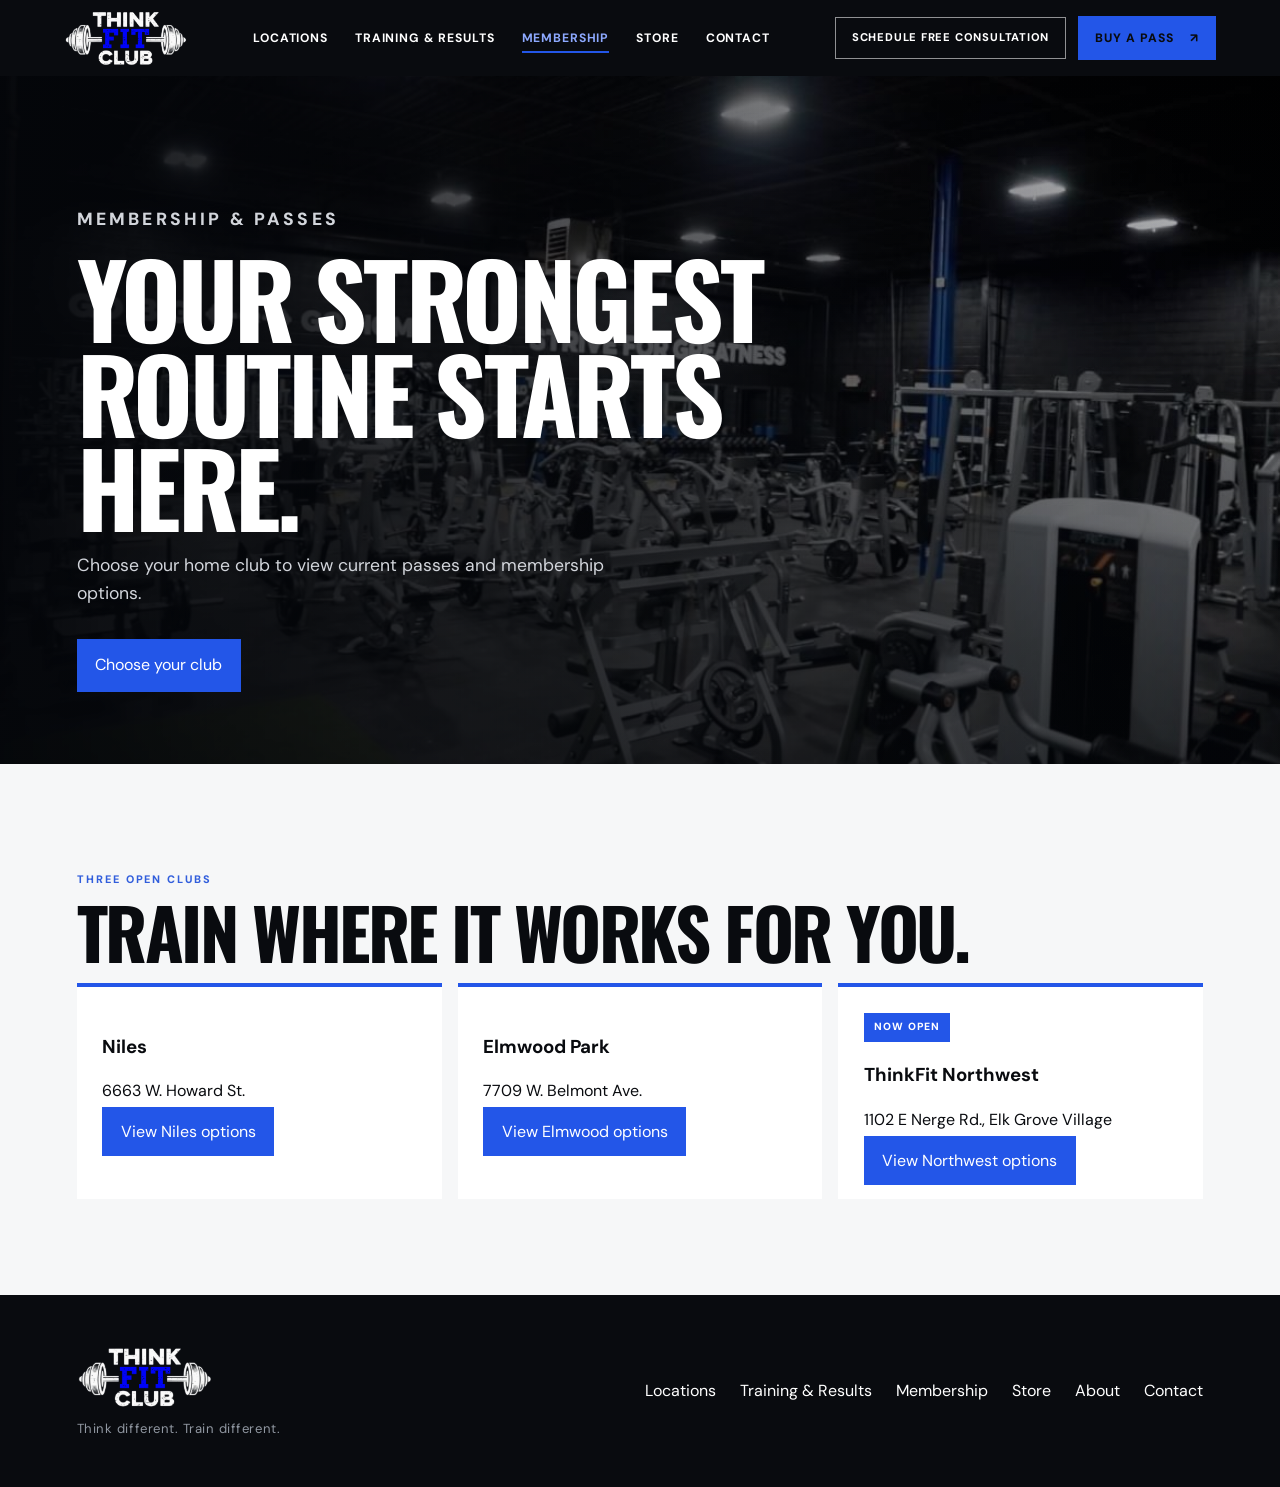
<file: membership/index.html>
<!doctype html>
<html lang="en">
<head>
<meta charset="utf-8">
<meta name="viewport" content="width=device-width,initial-scale=1">
<title>Gym Memberships & Day Passes | ThinkFit Club</title>
<meta name="description" content="Explore ThinkFit Club passes and gym membership options for Niles and Elmwood Park. Choose your location and purchase securely through StreamFit.">
<link rel="canonical" href="https://www.thinkfitclub.com/membership/"><link rel="icon" type="image/png" href="../assets/logos/current-site/logo-candidate.png">
<meta property="og:type" content="website">
<meta property="og:title" content="ThinkFit Club Memberships & Day Passes">
<meta property="og:description" content="Choose Niles or Elmwood Park and start training at ThinkFit Club.">
<meta property="og:url" content="https://www.thinkfitclub.com/membership/">
<meta name="twitter:card" content="summary">
<link rel="preconnect" href="https://fonts.googleapis.com">
<link rel="stylesheet" href="https://fonts.googleapis.com/css2?family=DM+Sans:wght@400;600;700&family=Oswald:wght@600;700&display=swap">
<link rel="stylesheet" href="../css/pages.css">
<script src="../js/mobile-actions.js" defer></script>
<link rel="stylesheet" href="../css/social-links.css"><script src="../js/social-links.js" defer></script>
</head>
<body>
<header class="page-header">
<a class="wordmark logo-link" href="../"><img src="../assets/logos/thinkfit-logo-reversed-v1.png" alt="ThinkFit Club" width="1752" height="887"></a>
<nav class="page-nav">
<a href="../locations/">Locations</a>
<a href="../personal-training/">Training &amp; Results</a>
<a aria-current="page" href="./">Membership</a>
<a href="../store/">Store</a>
<a href="../contact/">Contact</a>
<a class="nav-cta" href="../contact/#consultation">Schedule Free Consultation</a>
</nav>
</header>
<main>
<section class="subhero">
<img src="../assets/locations/current-site/gym-03.jpeg" alt="Premium strength equipment at ThinkFit Club" width="1170" height="691">
<div class="subhero-content">
<p class="kicker">Membership &amp; passes</p>
<h1>Your strongest<br>routine starts here.</h1>
<p>Choose your home club to view current passes and membership options.</p>
<div class="hero-actions">
<a class="primary-cta" href="#clubs">Choose your club</a>
</div>
</div>
</section>
<section class="content" id="clubs">
<p class="kicker">Three open clubs</p>
<h2>Train where it works for you.</h2>
<div class="cards">
<article class="card">
<h3>Niles</h3>
<p>6663 W. Howard St.</p>
<a class="primary-cta" href="../locations/niles/#join">View Niles options</a>
</article>
<article class="card">
<h3>Elmwood Park</h3>
<p>7709 W. Belmont Ave.</p>
<a class="primary-cta" href="../locations/elmwood-park/#join">View Elmwood options</a>
</article>
<article class="card">
<span class="coming">Now open</span>
<h3>ThinkFit Northwest</h3>
<p>1102 E Nerge Rd., Elk Grove Village</p>
<a class="primary-cta" href="../locations/elk-grove-village/#join">View Northwest options</a>
</article>
</div>
</section>
</main>
<footer class="page-footer">
<a class="footer-logo" href="../" aria-label="ThinkFit Club home"><img src="../assets/logos/thinkfit-logo-reversed-v1.png" alt="ThinkFit Club" width="1752" height="887"></a>
<p>Think different. Train different.</p>
<nav class="page-footer-links" aria-label="Footer navigation"><a href="/locations/">Locations</a><a href="/personal-training/">Training &amp; Results</a><a href="/locations/#passes">Membership</a><a href="/store/">Store</a><a href="/about/">About</a><a href="/contact/">Contact</a></nav>
</footer>
<script src="../js/page-nav.js"></script></body>
</html>
</file>
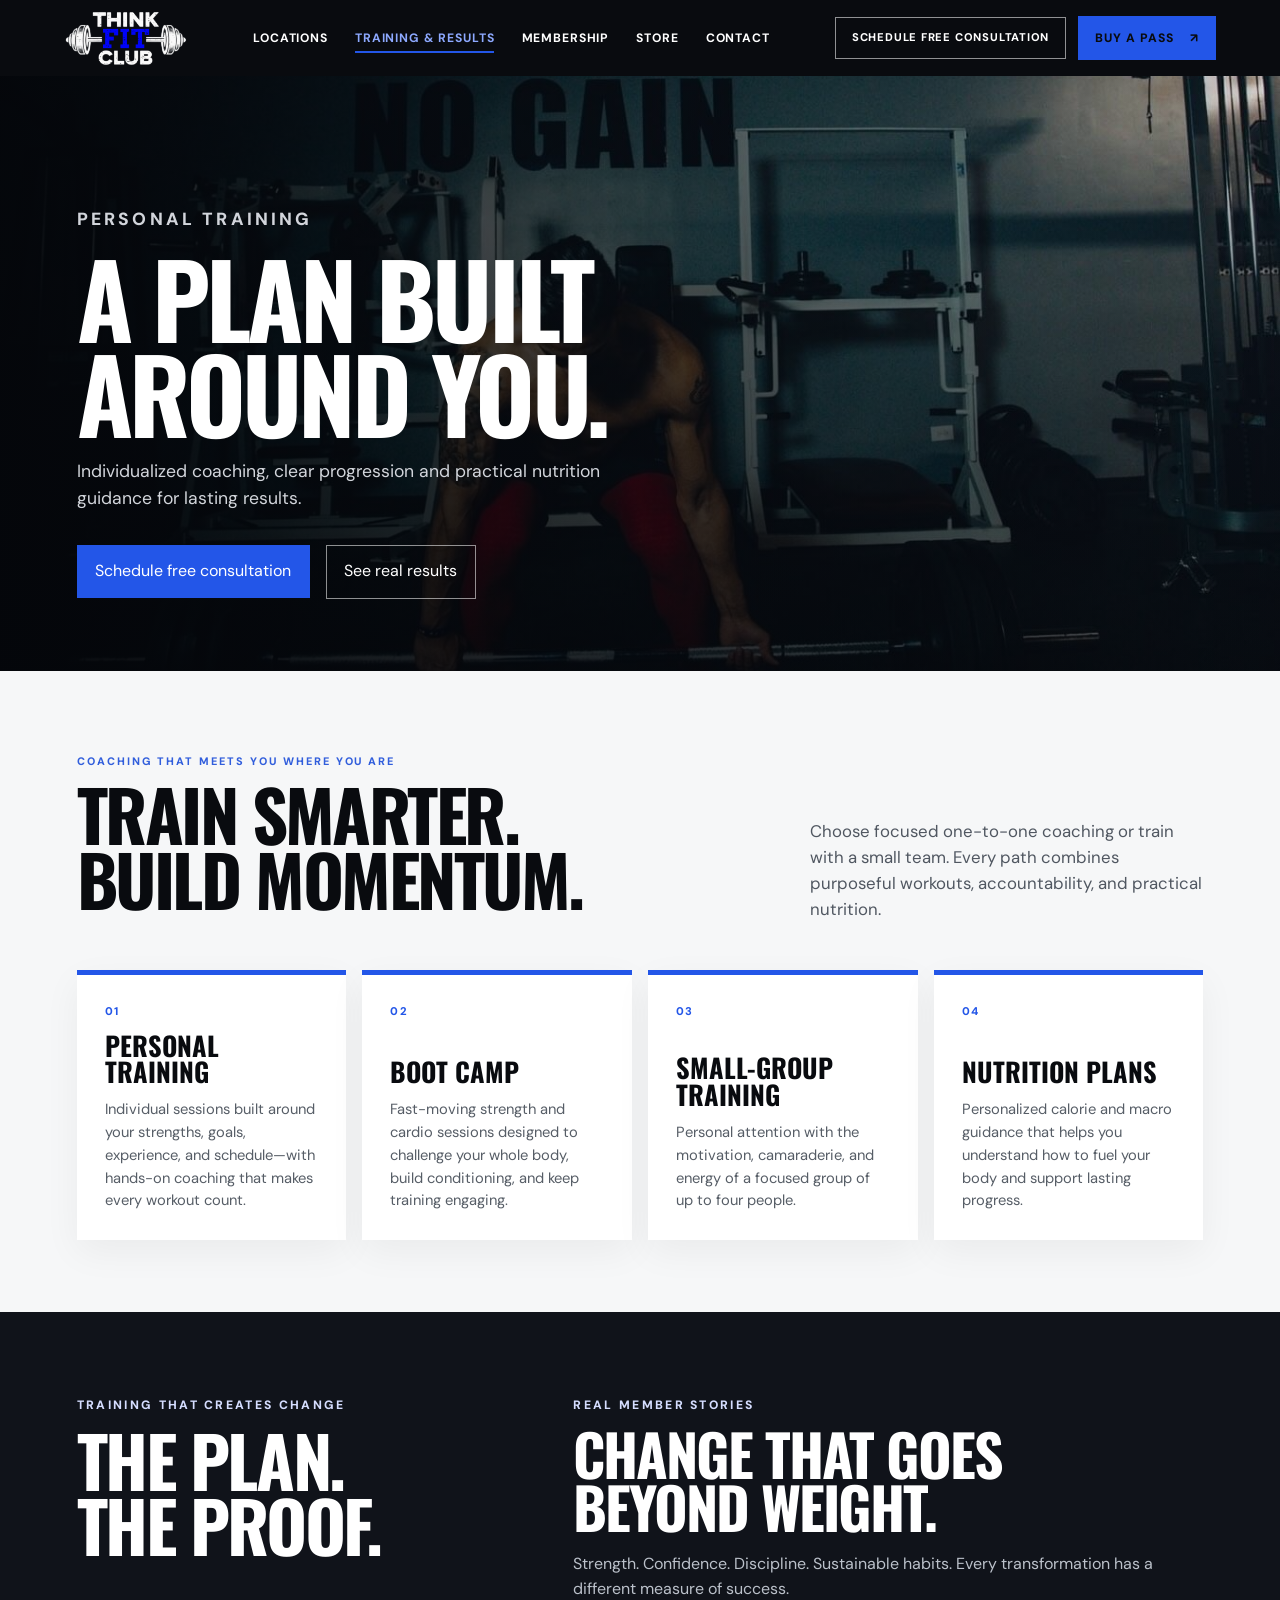
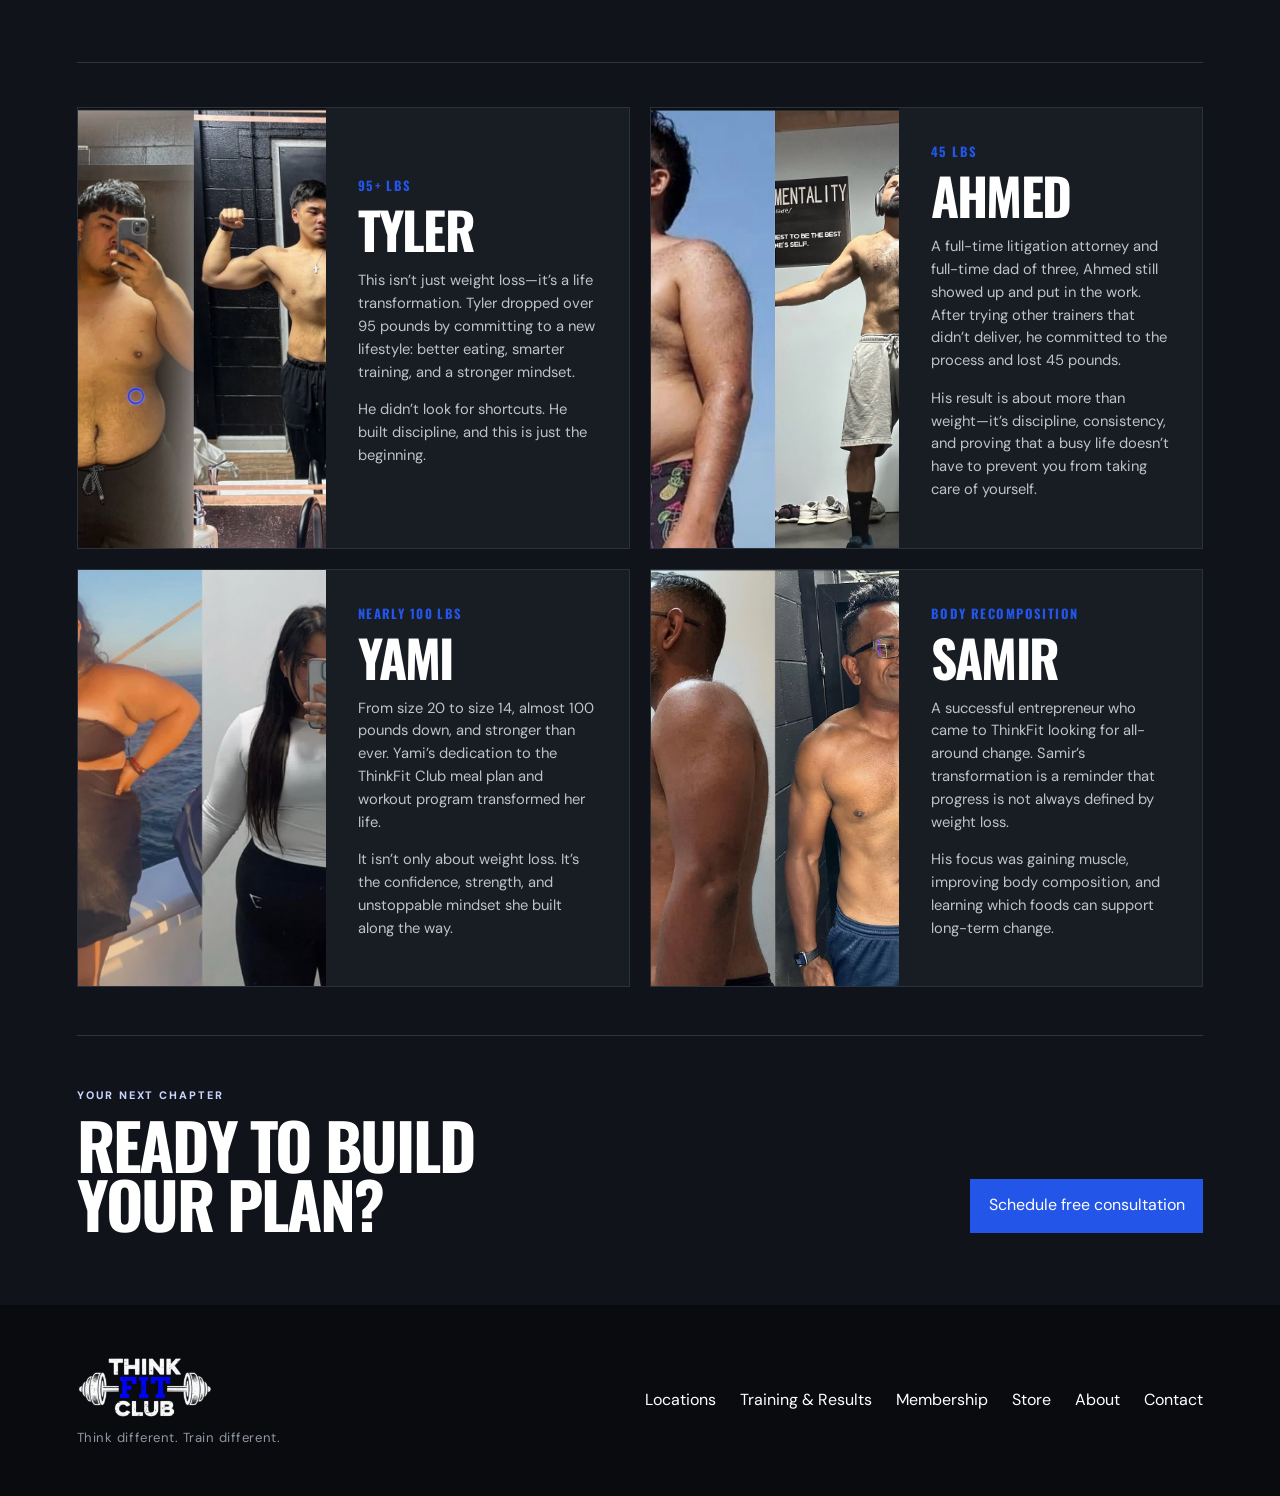
<file: personal-training/index.html>
<!doctype html>
<html lang="en">
<head>
<meta charset="utf-8">
<meta name="viewport" content="width=device-width,initial-scale=1">
<title>Personal Training in Niles & Elmwood Park | ThinkFit</title>
<meta name="description" content="Get individualized personal training, small-group coaching and practical nutrition support at ThinkFit Club in Niles and Elmwood Park, Illinois.">
<link rel="canonical" href="https://www.thinkfitclub.com/personal-training/"><link rel="icon" type="image/png" href="../assets/logos/current-site/logo-candidate.png">
<meta property="og:type" content="website">
<meta property="og:title" content="Personal Training | ThinkFit Club">
<meta property="og:description" content="Personalized training and nutrition support built around your goals.">
<meta property="og:url" content="https://www.thinkfitclub.com/personal-training/">
<meta property="og:image" content="https://www.thinkfitclub.com/assets/locations/current-site/gym-05.jpeg">
<meta name="twitter:card" content="summary_large_image">
<link rel="preconnect" href="https://fonts.googleapis.com">
<link rel="stylesheet" href="https://fonts.googleapis.com/css2?family=DM+Sans:wght@400;600;700&family=Oswald:wght@600;700&display=swap">
<link rel="stylesheet" href="../css/pages.css">
<script src="../js/mobile-actions.js" defer></script>
<link rel="stylesheet" href="../css/social-links.css"><script src="../js/social-links.js" defer></script>
</head>
<body class="training-page">
<header class="page-header">
<a class="wordmark logo-link" href="../"><img src="../assets/logos/thinkfit-logo-reversed-v1.png" alt="ThinkFit Club" width="1752" height="887"></a>
<nav class="page-nav">
<a href="../locations/">Locations</a>
<a aria-current="page" href="./">Training &amp; Results</a>
<a href="../locations/#passes">Membership</a>
<a href="../store/">Store</a>
<a href="../contact/">Contact</a>
<a class="nav-cta" href="../contact/#consultation">Schedule Free Consultation</a>
</nav>
</header>
<main>
<section class="subhero">
<img src="../assets/locations/current-site/gym-05.jpeg" alt="Personal training at ThinkFit Club" width="1350" height="1005">
<div class="subhero-content">
<p class="kicker">Personal training</p>
<h1>A plan built<br>around you.</h1>
<p>Individualized coaching, clear progression and practical nutrition guidance for lasting results.</p>
<div class="hero-actions">
<a class="primary-cta" href="../contact/#consultation">Schedule free consultation</a>
<a class="secondary-cta" href="#results">See real results</a>
</div>
</div>
</section>
<section class="content training-programs"><div class="programs-heading"><div><p class="kicker">Coaching that meets you where you are</p><h2>Train smarter.<br>Build momentum.</h2></div><p>Choose focused one-to-one coaching or train with a small team. Every path combines purposeful workouts, accountability, and practical nutrition.</p></div><div class="program-grid">
<article class="program-card"><span>01</span><h3>Personal Training</h3><p>Individual sessions built around your strengths, goals, experience, and schedule—with hands-on coaching that makes every workout count.</p></article>
<article class="program-card"><span>02</span><h3>Boot Camp</h3><p>Fast-moving strength and cardio sessions designed to challenge your whole body, build conditioning, and keep training engaging.</p></article>
<article class="program-card"><span>03</span><h3>Small-Group Training</h3><p>Personal attention with the motivation, camaraderie, and energy of a focused group of up to four people.</p></article>
<article class="program-card"><span>04</span><h3>Nutrition Plans</h3><p>Personalized calorie and macro guidance that helps you understand how to fuel your body and support lasting progress.</p></article>
</div></section>
<section class="content training-results" id="results"><div class="training-results-intro"><div class="section-intro"><p class="kicker">Training that creates change</p><h2>THE PLAN.<br>THE PROOF.</h2></div><div class="results-heading"><p class="kicker">Real member stories</p><h2>CHANGE THAT GOES<br>BEYOND WEIGHT.</h2><p>Strength. Confidence. Discipline. Sustainable habits. Every transformation has a different measure of success.</p></div></div><div class="result-list">
<article class="result-story"><img src="../assets/testimonials/tyler.jpg" alt="Tyler before and after losing more than 95 pounds" loading="lazy"><div><span class="result-number">95+ LBS</span><h2>Tyler</h2><p>This isn’t just weight loss—it’s a life transformation. Tyler dropped over 95 pounds by committing to a new lifestyle: better eating, smarter training, and a stronger mindset.</p><p>He didn’t look for shortcuts. He built discipline, and this is just the beginning.</p></div></article>
<article class="result-story"><img src="../assets/testimonials/ahmed.jpg" alt="Ahmed before and after losing 45 pounds" loading="lazy"><div><span class="result-number">45 LBS</span><h2>Ahmed</h2><p>A full-time litigation attorney and full-time dad of three, Ahmed still showed up and put in the work. After trying other trainers that didn’t deliver, he committed to the process and lost 45 pounds.</p><p>His result is about more than weight—it’s discipline, consistency, and proving that a busy life doesn’t have to prevent you from taking care of yourself.</p></div></article>
<article class="result-story"><img src="../assets/testimonials/yami.jpg" alt="Yami before and after losing almost 100 pounds" loading="lazy"><div><span class="result-number">NEARLY 100 LBS</span><h2>Yami</h2><p>From size 20 to size 14, almost 100 pounds down, and stronger than ever. Yami’s dedication to the ThinkFit Club meal plan and workout program transformed her life.</p><p>It isn’t only about weight loss. It’s the confidence, strength, and unstoppable mindset she built along the way.</p></div></article>
<article class="result-story"><img src="../assets/testimonials/samir.jpg" alt="Samir before and after his body recomposition" loading="lazy"><div><span class="result-number">BODY RECOMPOSITION</span><h2>Samir</h2><p>A successful entrepreneur who came to ThinkFit looking for all-around change. Samir’s transformation is a reminder that progress is not always defined by weight loss.</p><p>His focus was gaining muscle, improving body composition, and learning which foods can support long-term change.</p></div></article>
</div><div class="training-cta"><div><p class="kicker">Your next chapter</p><h2>Ready to build<br>your plan?</h2></div><a class="primary-cta" href="../contact/#consultation">Schedule free consultation</a></div></section>
</main>
<footer class="page-footer">
<a class="footer-logo" href="../" aria-label="ThinkFit Club home"><img src="../assets/logos/thinkfit-logo-reversed-v1.png" alt="ThinkFit Club" width="1752" height="887"></a>
<p>Think different. Train different.</p>
<nav class="page-footer-links" aria-label="Footer navigation"><a href="/locations/">Locations</a><a href="/personal-training/">Training &amp; Results</a><a href="/locations/#passes">Membership</a><a href="/store/">Store</a><a href="/about/">About</a><a href="/contact/">Contact</a></nav>
</footer>
<script src="../js/page-nav.js"></script></body>
</html>
</file>
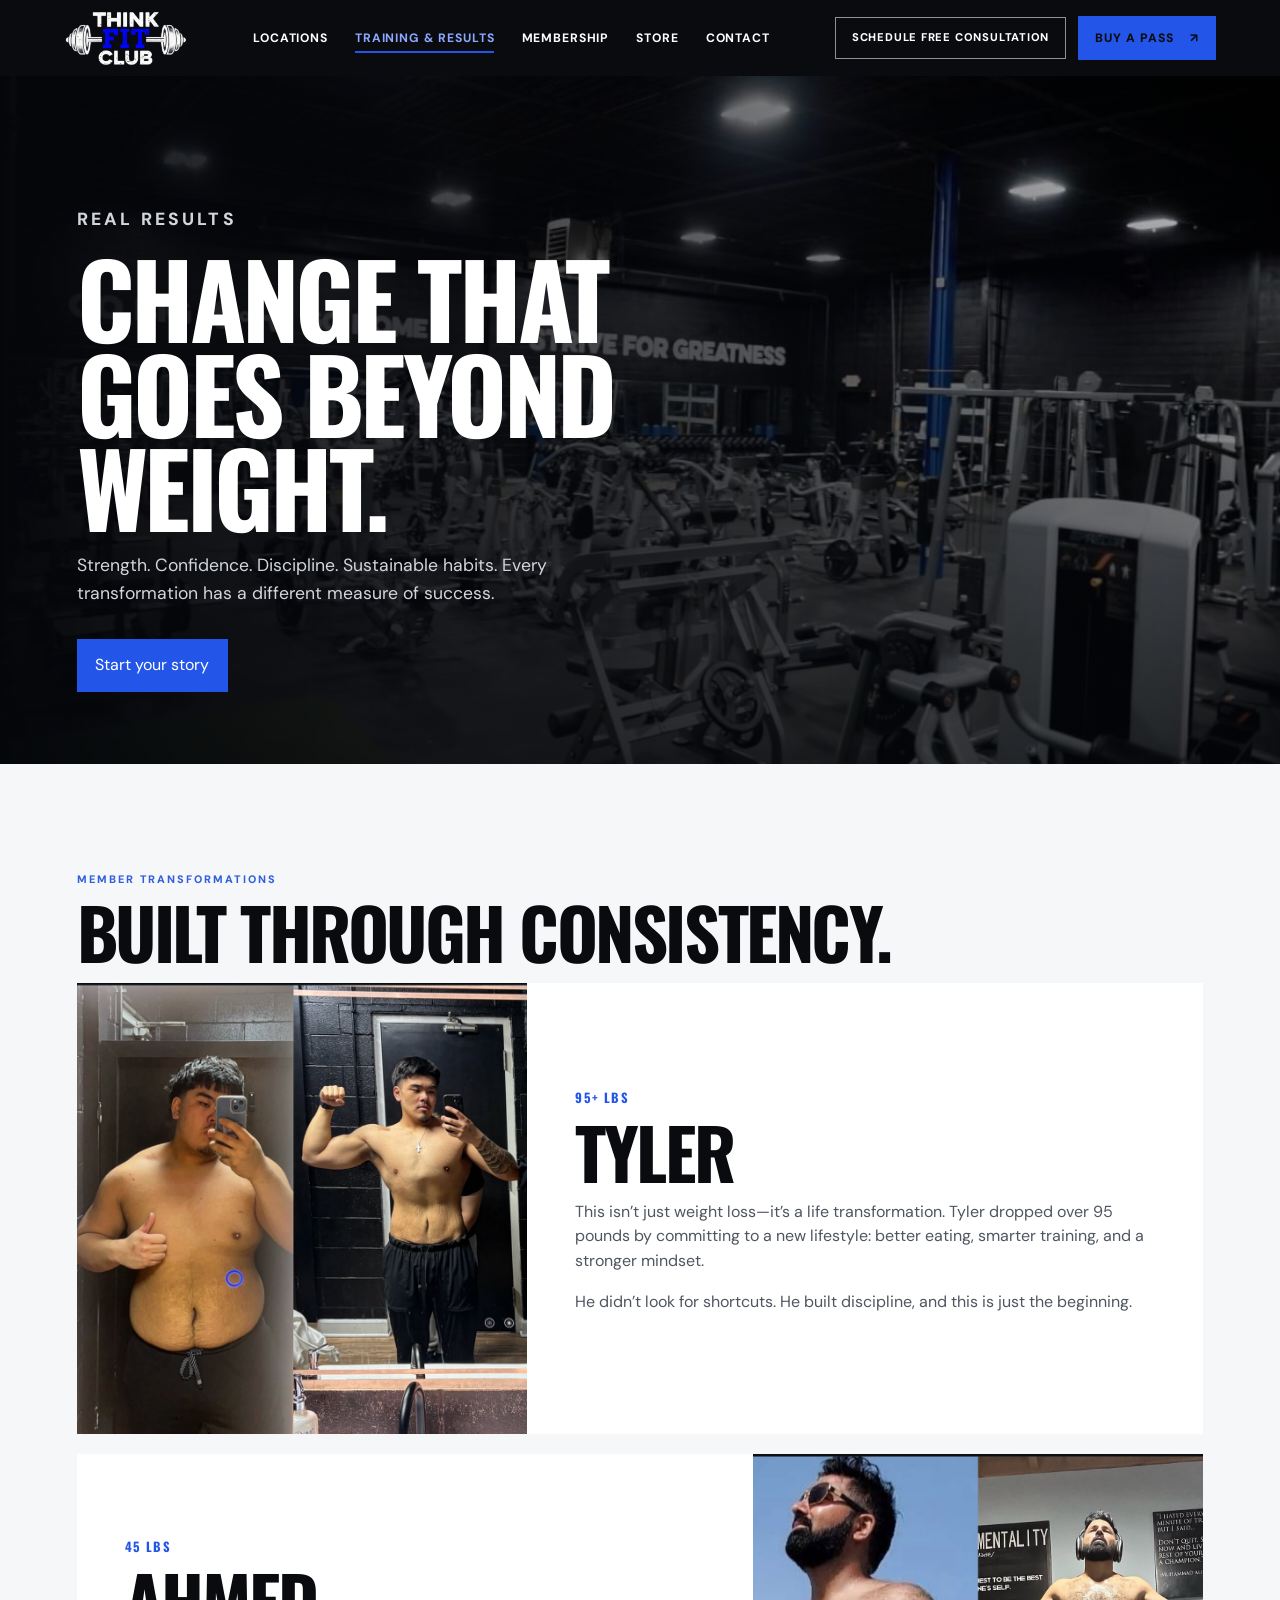
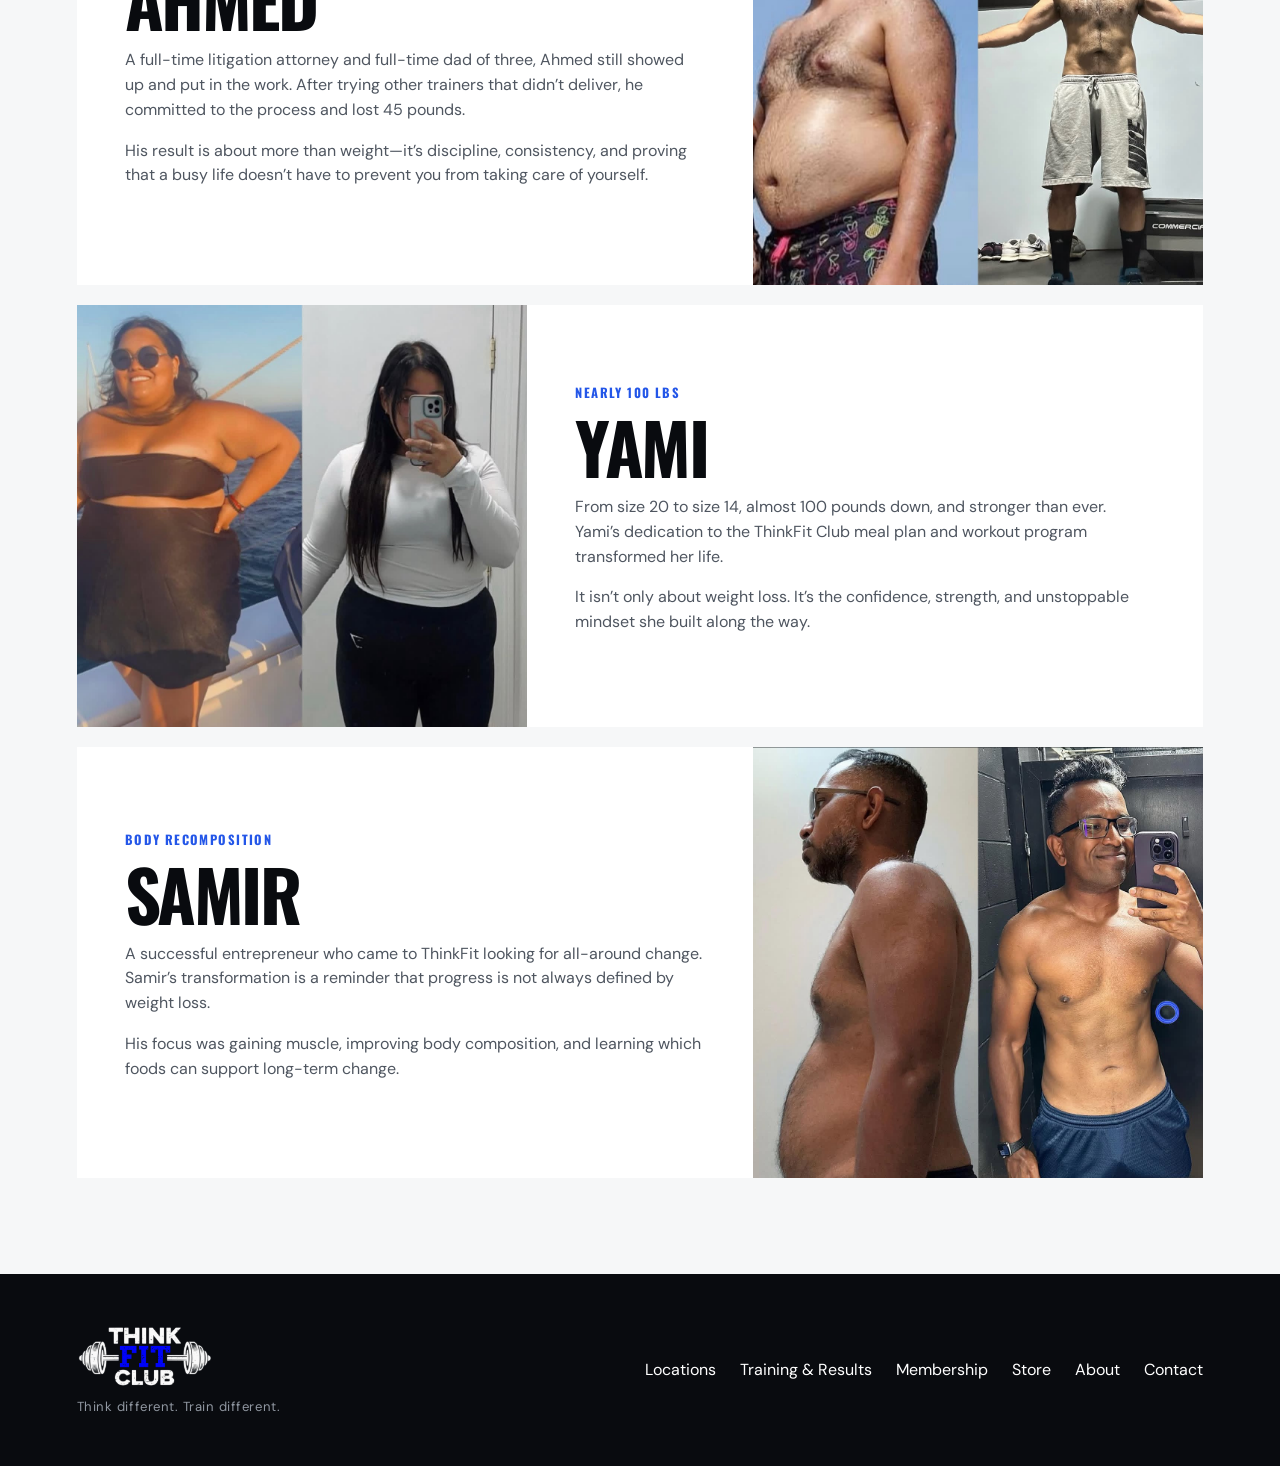
<file: results/index.html>
<!doctype html>
<html lang="en">
<head>
<meta charset="utf-8">
<meta name="viewport" content="width=device-width,initial-scale=1">
<title>Member Transformations & Success Stories | ThinkFit</title>
<meta name="description" content="Read real ThinkFit Club member transformations—from sustainable weight loss to strength, confidence, discipline and healthier long-term habits.">
<link rel="canonical" href="https://www.thinkfitclub.com/results/"><link rel="icon" type="image/png" href="../assets/logos/current-site/logo-candidate.png">
<meta property="og:type" content="website">
<meta property="og:title" content="Real Results | ThinkFit Club">
<meta property="og:description" content="Real members. Real discipline. Real transformations at ThinkFit Club.">
<meta property="og:url" content="https://www.thinkfitclub.com/results/">
<meta name="twitter:card" content="summary">
<link rel="preconnect" href="https://fonts.googleapis.com">
<link rel="stylesheet" href="https://fonts.googleapis.com/css2?family=DM+Sans:wght@400;600;700&family=Oswald:wght@600;700&display=swap">
<link rel="stylesheet" href="../css/pages.css">
<script src="../js/mobile-actions.js" defer></script>
<link rel="stylesheet" href="../css/social-links.css"><script src="../js/social-links.js" defer></script>
</head>
<body>
<header class="page-header">
<a class="wordmark logo-link" href="../"><img src="../assets/logos/thinkfit-logo-reversed-v1.png" alt="ThinkFit Club" width="1752" height="887"></a>
<nav class="page-nav">
<a href="../locations/">Locations</a>
<a aria-current="page" href="../personal-training/">Training &amp; Results</a>
<a href="../locations/#passes">Membership</a>
<a href="../store/">Store</a>
<a href="../contact/">Contact</a>
<a class="nav-cta" href="../contact/#consultation">Schedule Free Consultation</a>
</nav>
</header>
<main>
<section class="subhero">
<img src="../assets/locations/current-site/gym-04.jpeg" alt="ThinkFit Club training environment" width="1170" height="691">
<div class="subhero-content">
<p class="kicker">Real results</p>
<h1>Change that<br>goes beyond weight.</h1>
<p>Strength. Confidence. Discipline. Sustainable habits. Every transformation has a different measure of success.</p>
<div class="hero-actions">
<a class="primary-cta" href="../locations/#passes">Start your story</a>
</div>
</div>
</section>
<section class="content">
<p class="kicker">Member transformations</p>
<h2>Built through consistency.</h2>
<div class="result-list">
<article class="result-story"><img src="../assets/testimonials/tyler.jpg" alt="Tyler before and after losing more than 95 pounds" loading="lazy"><div><span class="result-number">95+ LBS</span><h2>Tyler</h2><p>This isn’t just weight loss—it’s a life transformation. Tyler dropped over 95 pounds by committing to a new lifestyle: better eating, smarter training, and a stronger mindset.</p><p>He didn’t look for shortcuts. He built discipline, and this is just the beginning.</p></div></article>
<article class="result-story"><img src="../assets/testimonials/ahmed.jpg" alt="Ahmed before and after losing 45 pounds" loading="lazy"><div><span class="result-number">45 LBS</span><h2>Ahmed</h2><p>A full-time litigation attorney and full-time dad of three, Ahmed still showed up and put in the work. After trying other trainers that didn’t deliver, he committed to the process and lost 45 pounds.</p><p>His result is about more than weight—it’s discipline, consistency, and proving that a busy life doesn’t have to prevent you from taking care of yourself.</p></div></article>
<article class="result-story"><img src="../assets/testimonials/yami.jpg" alt="Yami before and after losing almost 100 pounds" loading="lazy"><div><span class="result-number">NEARLY 100 LBS</span><h2>Yami</h2><p>From size 20 to size 14, almost 100 pounds down, and stronger than ever. Yami’s dedication to the ThinkFit Club meal plan and workout program transformed her life.</p><p>It isn’t only about weight loss. It’s the confidence, strength, and unstoppable mindset she built along the way.</p></div></article>
<article class="result-story"><img src="../assets/testimonials/samir.jpg" alt="Samir before and after his body recomposition" loading="lazy"><div><span class="result-number">BODY RECOMPOSITION</span><h2>Samir</h2><p>A successful entrepreneur who came to ThinkFit looking for all-around change. Samir’s transformation is a reminder that progress is not always defined by weight loss.</p><p>His focus was gaining muscle, improving body composition, and learning which foods can support long-term change.</p></div></article>
</div>
</section>
</main>
<footer class="page-footer">
<a class="footer-logo" href="../" aria-label="ThinkFit Club home"><img src="../assets/logos/thinkfit-logo-reversed-v1.png" alt="ThinkFit Club" width="1752" height="887"></a>
<p>Think different. Train different.</p>
<nav class="page-footer-links" aria-label="Footer navigation"><a href="/locations/">Locations</a><a href="/personal-training/">Training &amp; Results</a><a href="/locations/#passes">Membership</a><a href="/store/">Store</a><a href="/about/">About</a><a href="/contact/">Contact</a></nav>
</footer>
<script src="../js/page-nav.js"></script></body>
</html>
</file>
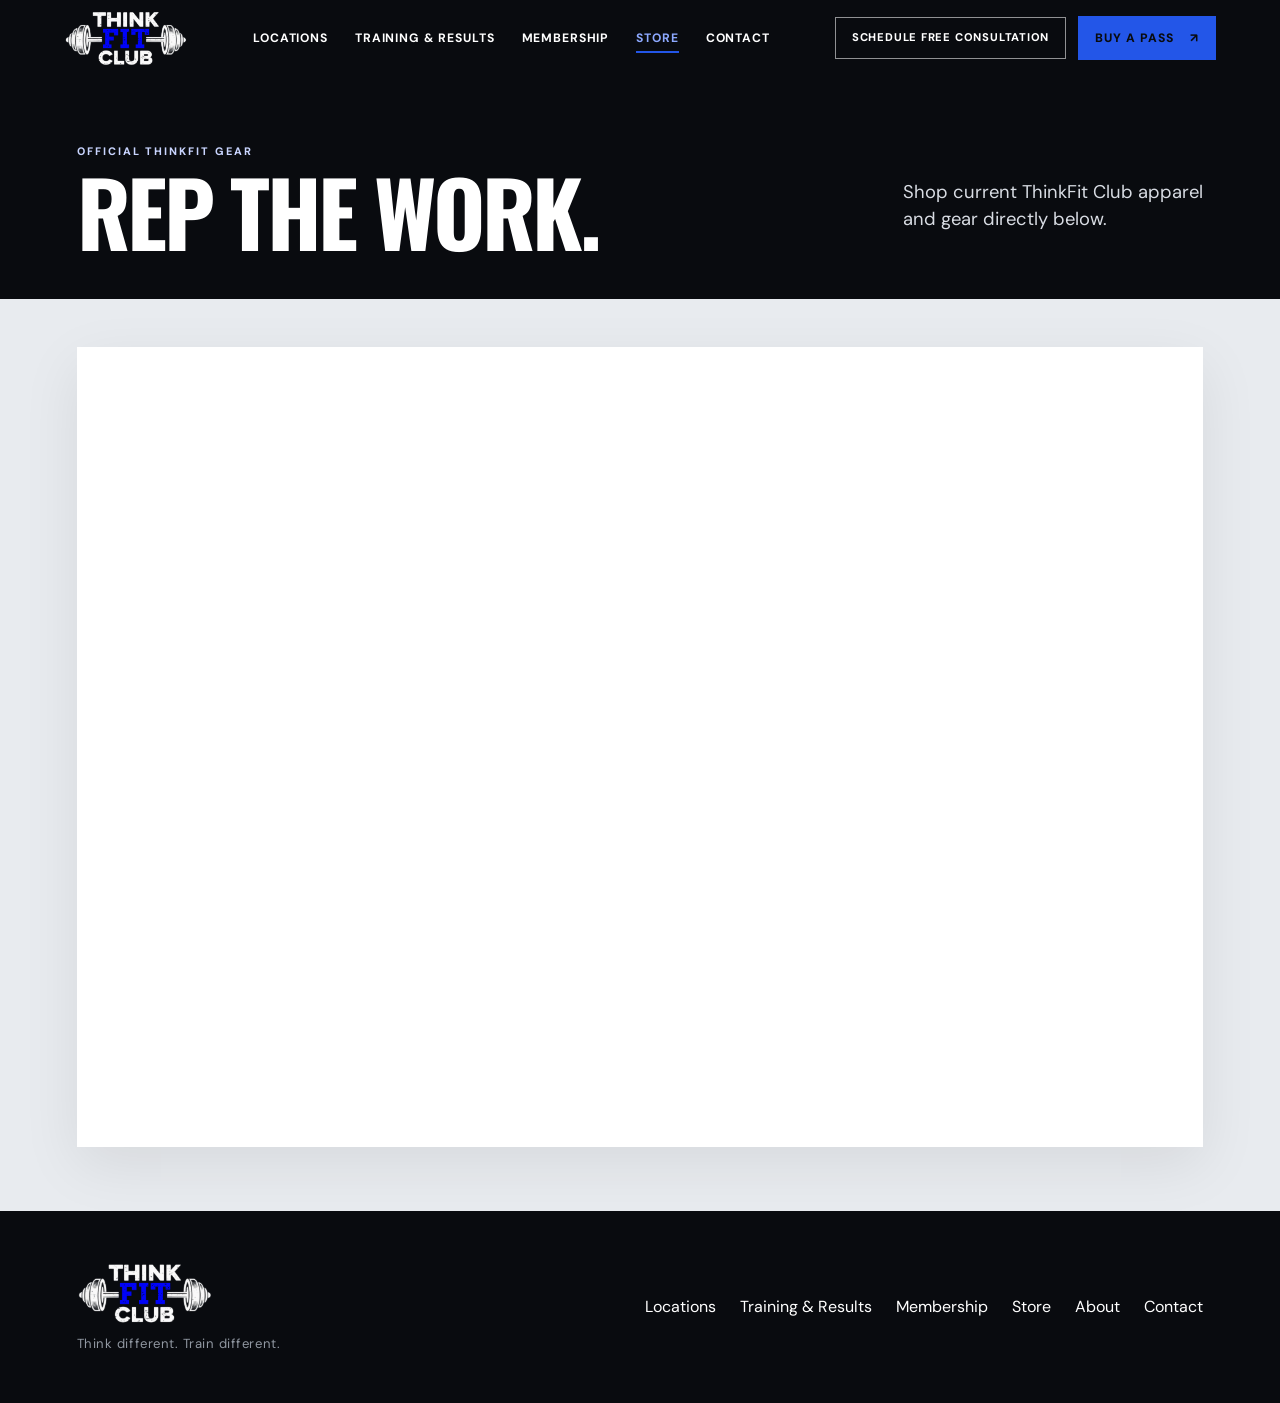
<file: store/index.html>
<!doctype html>
<html lang="en">
<head>
<meta charset="utf-8">
<meta name="viewport" content="width=device-width,initial-scale=1">
<title>ThinkFit Club Store | Apparel & Gear</title>
<meta name="description" content="Shop ThinkFit Club apparel and gear through the official ThinkFit store.">
<link rel="canonical" href="https://www.thinkfitclub.com/store/">
<link rel="icon" type="image/png" href="../assets/logos/current-site/logo-candidate.png">
<meta property="og:type" content="website">
<meta property="og:title" content="ThinkFit Club Store">
<meta property="og:description" content="Official ThinkFit Club apparel and gear.">
<meta property="og:url" content="https://www.thinkfitclub.com/store/">
<meta name="twitter:card" content="summary">
<link rel="preconnect" href="https://fonts.googleapis.com">
<link rel="stylesheet" href="https://fonts.googleapis.com/css2?family=DM+Sans:wght@400;600;700&family=Oswald:wght@600;700&display=swap">
<link rel="stylesheet" href="../css/pages.css">
<script src="../js/mobile-actions.js" defer></script>
<link rel="stylesheet" href="../css/social-links.css"><script src="../js/social-links.js" defer></script>
</head>
<body class="store-page">
<header class="page-header"><a class="wordmark logo-link" href="../"><img src="../assets/logos/thinkfit-logo-reversed-v1.png" alt="ThinkFit Club" width="1752" height="887"></a><nav class="page-nav"><a href="../locations/">Locations</a><a href="../personal-training/">Training &amp; Results</a><a href="../locations/#passes">Membership</a><a aria-current="page" href="./">Store</a><a href="../contact/">Contact</a><a class="nav-cta" href="../contact/#consultation">Schedule Free Consultation</a></nav></header>
<main>
<section class="store-intro"><div><p class="kicker">Official ThinkFit gear</p><h1>REP THE WORK.</h1></div><p>Shop current ThinkFit Club apparel and gear directly below.</p></section>
<section class="store-embed"><iframe title="ThinkFit Club store" width="100%" height="800" src="https://go.streamfit.com/embed/store/166-think-fit-club" frameborder="0"></iframe></section>
</main>
<footer class="page-footer"><a class="footer-logo" href="../" aria-label="ThinkFit Club home"><img src="../assets/logos/thinkfit-logo-reversed-v1.png" alt="ThinkFit Club" width="1752" height="887"></a><p>Think different. Train different.</p><nav class="page-footer-links" aria-label="Footer navigation"><a href="/locations/">Locations</a><a href="/personal-training/">Training &amp; Results</a><a href="/locations/#passes">Membership</a><a href="/store/">Store</a><a href="/about/">About</a><a href="/contact/">Contact</a></nav></footer>
<script src="../js/page-nav.js"></script></body>
</html>
</file>
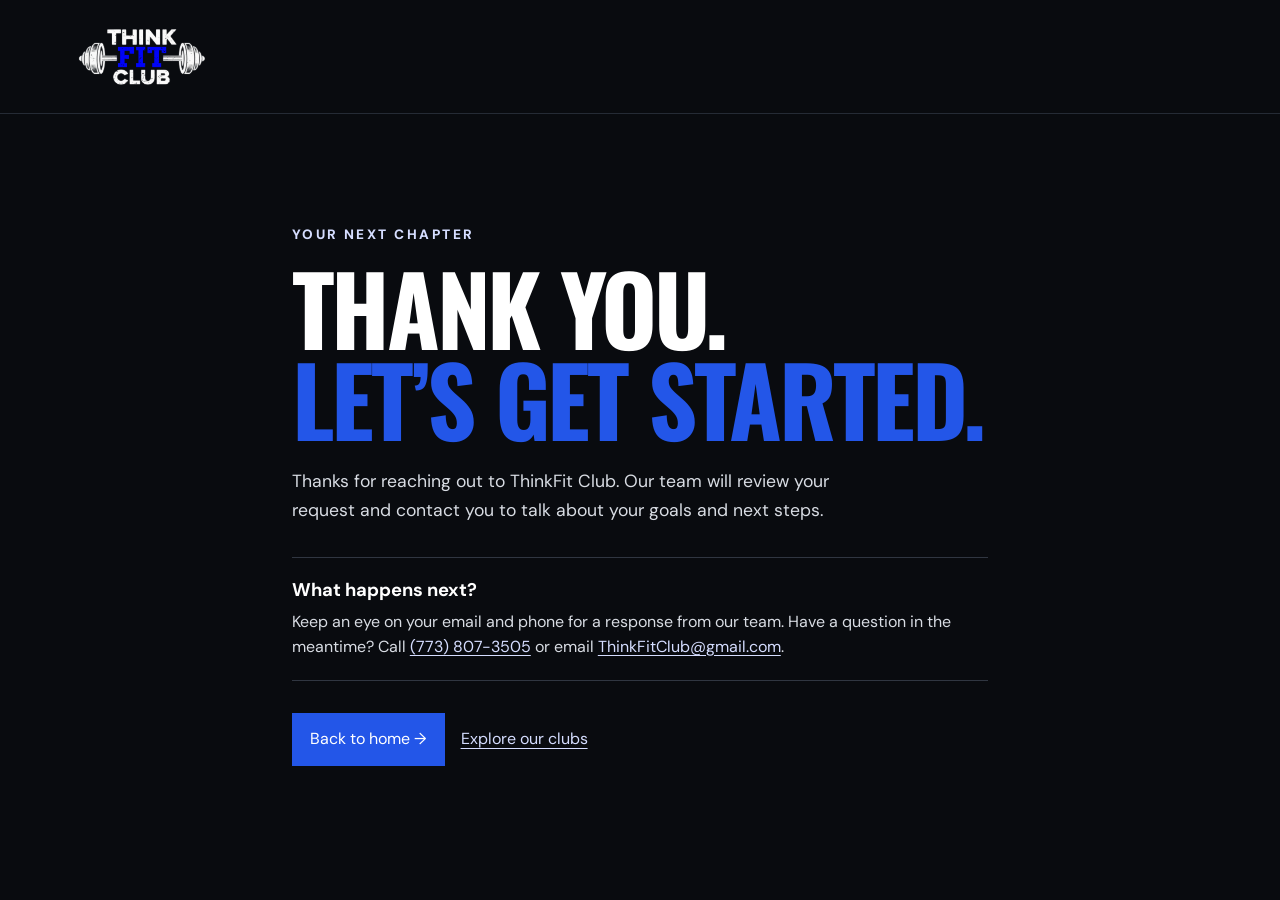
<file: ThankYou/index.html>
<!doctype html>
<html lang="en">
<head>
<meta charset="utf-8">
<meta name="viewport" content="width=device-width,initial-scale=1">
<meta name="robots" content="noindex, nofollow">
<title>Thank You | ThinkFit Club</title>
<link rel="icon" type="image/png" href="/assets/logos/current-site/logo-candidate.png">
<link rel="preconnect" href="https://fonts.googleapis.com">
<link rel="stylesheet" href="https://fonts.googleapis.com/css2?family=DM+Sans:wght@400;600;700&family=Oswald:wght@600;700&display=swap">
<link rel="stylesheet" href="/css/pages.css">
<style>
body.thank-you-page{background:#090b0f;color:#fff;padding:0;min-height:100svh}
.thank-you-header{padding:1.5rem 6vw;border-bottom:1px solid #252b35}
.thank-you-header img{display:block;width:130px;height:auto}
.thank-you-content{max-width:850px;margin:auto;padding:clamp(3rem,8vw,6rem) 6vw}
.thank-you-content .kicker{color:#d5ddff;font-size:.85rem}
.thank-you-content h1{font:700 clamp(3.5rem,9vw,6rem)/.95 var(--display);letter-spacing:-.035em;margin:1rem 0 1.5rem}
.thank-you-content h1 span{color:#2356e8}
.thank-you-copy{font-size:1.1rem;line-height:1.65;color:#d8dce3;max-width:580px}
.thank-you-next{margin:2rem 0;padding:1.25rem 0;border-top:1px solid #303641;border-bottom:1px solid #303641}
.thank-you-next h2{font:700 1.15rem var(--body);margin:0 0 .5rem}
.thank-you-next p{color:#d8dce3;margin:0}
.thank-you-next a{color:#d5ddff;text-decoration:underline;text-underline-offset:3px}
.thank-you-actions{display:flex;flex-wrap:wrap;gap:1rem;align-items:center}
.thank-you-actions>a{min-height:48px;display:inline-flex;align-items:center}
.thank-you-actions>a:not(.primary-cta){color:#d5ddff;text-decoration:underline;text-underline-offset:4px}
@media(max-width:600px){.thank-you-actions{align-items:stretch;flex-direction:column}.thank-you-actions>a{justify-content:center}.thank-you-copy{font-size:1rem}}
</style>
</head>
<body class="thank-you-page">
<header class="thank-you-header"><a href="/" aria-label="ThinkFit Club home"><img src="/assets/logos/thinkfit-logo-reversed-v1.png" alt="ThinkFit Club" width="1752" height="887"></a></header>
<main class="thank-you-content">
<p class="kicker">Your next chapter</p>
<h1>THANK YOU.<br><span>LET’S GET STARTED.</span></h1>
<p class="thank-you-copy">Thanks for reaching out to ThinkFit Club. Our team will review your request and contact you to talk about your goals and next steps.</p>
<div class="thank-you-next"><h2>What happens next?</h2><p>Keep an eye on your email and phone for a response from our team. Have a question in the meantime? Call <a href="tel:+17738073505">(773) 807-3505</a> or email <a href="mailto:ThinkFitClub@gmail.com">ThinkFitClub@gmail.com</a>.</p></div>
<div class="thank-you-actions"><a class="primary-cta" href="/">Back to home →</a><a href="/locations/">Explore our clubs</a></div>
</main>
</body>
</html>
</file>
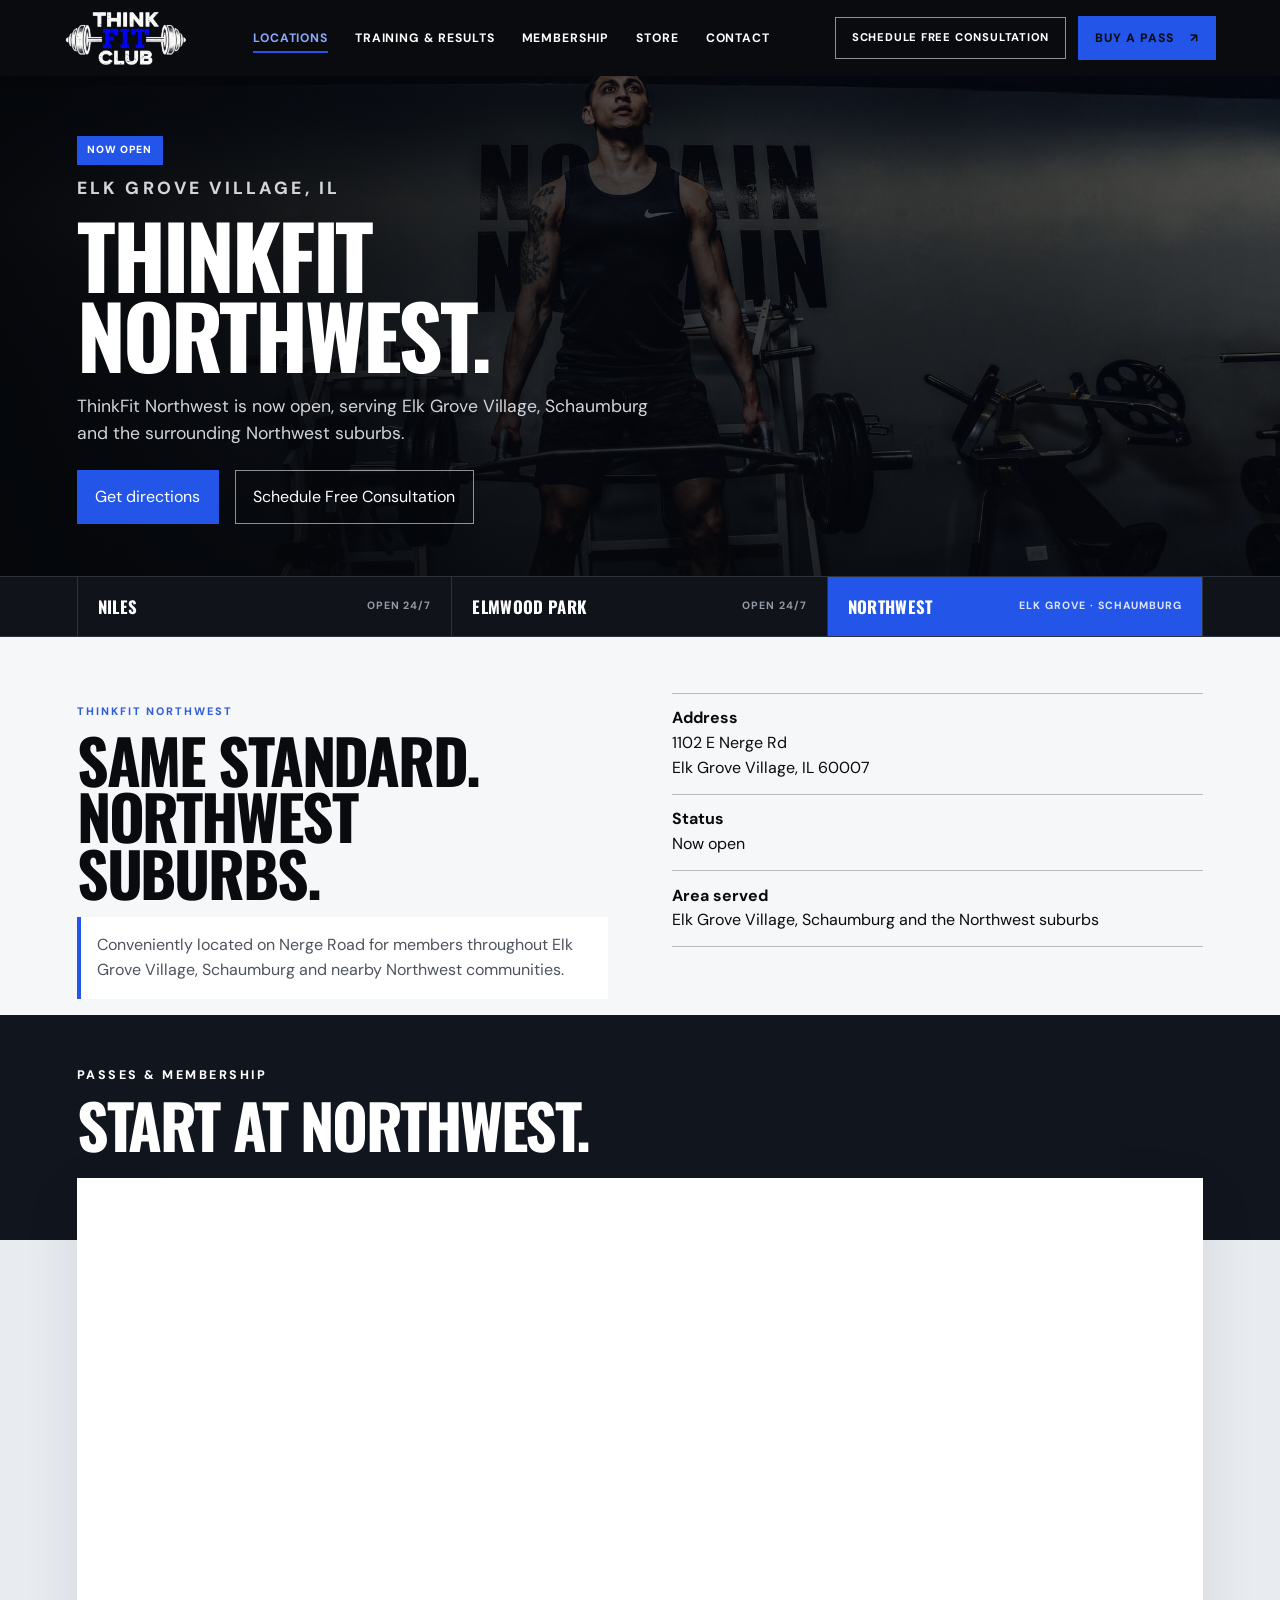
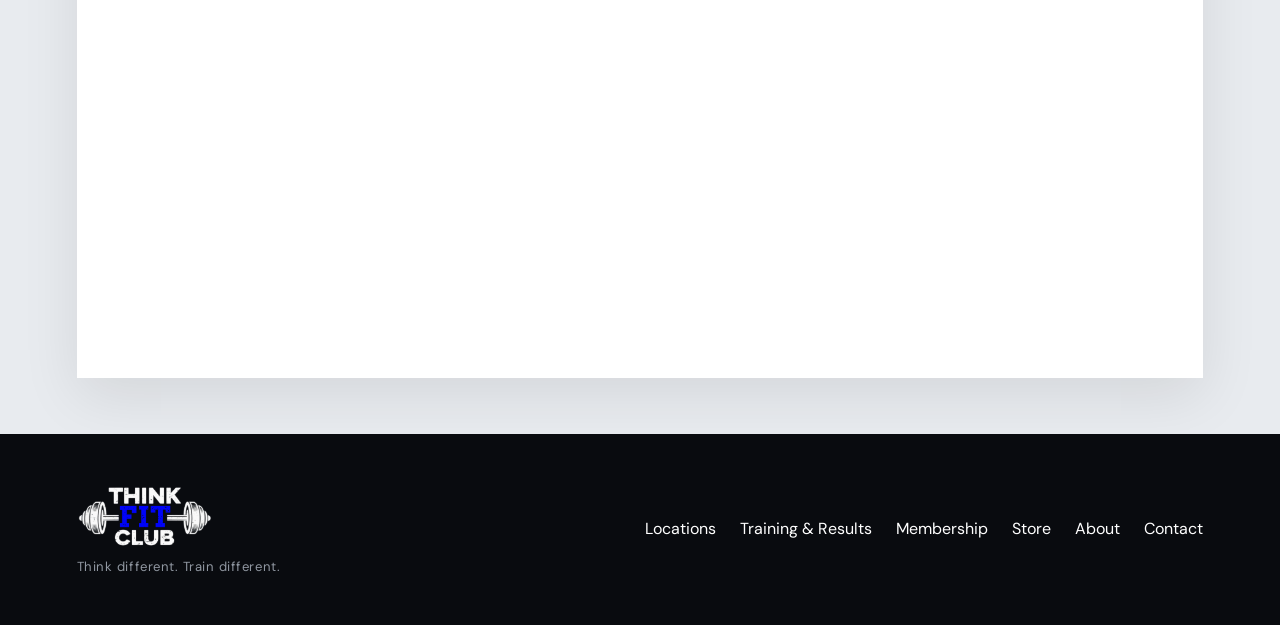
<file: locations/elk-grove-village/index.html>
<!doctype html>
<html lang="en">
<head>
<meta charset="utf-8">
<meta name="viewport" content="width=device-width,initial-scale=1">
<title>ThinkFit Northwest | Gym in Elk Grove Village, IL</title>
<meta name="description" content="ThinkFit Northwest is now open at 1102 E Nerge Rd in Elk Grove Village, Illinois, serving Elk Grove Village, Schaumburg and the Northwest suburbs.">
<link rel="canonical" href="https://www.thinkfitclub.com/locations/elk-grove-village/"><link rel="icon" type="image/png" href="../../assets/logos/current-site/logo-candidate.png">
<meta property="og:type" content="website">
<meta property="og:title" content="ThinkFit Northwest — Now Open">
<meta property="og:description" content="ThinkFit Northwest is now open at 1102 E Nerge Rd in Elk Grove Village.">
<meta property="og:url" content="https://www.thinkfitclub.com/locations/elk-grove-village/">
<meta name="twitter:card" content="summary">
<meta name="twitter:title" content="ThinkFit Northwest — Now Open">
<meta name="twitter:description" content="Visit ThinkFit Northwest at 1102 E Nerge Rd in Elk Grove Village.">
<link rel="preconnect" href="https://fonts.googleapis.com">
<link rel="stylesheet" href="https://fonts.googleapis.com/css2?family=DM+Sans:wght@400;600;700&family=Oswald:wght@600;700&display=swap">
<link rel="stylesheet" href="../../css/pages.css">
<script src="../../js/mobile-actions.js" defer></script>
<link rel="stylesheet" href="../../css/social-links.css"><script src="../../js/social-links.js" defer></script>
</head>
<body class="location-page location-northwest">
<header class="page-header">
<a class="wordmark logo-link" href="../../"><img src="../../assets/logos/thinkfit-logo-reversed-v1.png" alt="ThinkFit Club" width="1752" height="887"></a>
<nav class="page-nav">
<a aria-current="page" href="../">Locations</a>
<a href="../../personal-training/">Training &amp; Results</a>
<a href="../#passes">Membership</a>
<a href="../../store/">Store</a>
<a href="../../contact/">Contact</a>
<a class="nav-cta" href="../../contact/#consultation">Schedule Free Consultation</a>
</nav>
</header>
<main>
<section class="subhero">
<img src="../../assets/locations/current-site/gym-01.jpeg" alt="ThinkFit Northwest training facility in Elk Grove Village" width="2000" height="977">
<div class="subhero-content">
<span class="coming">Now open</span>
<p class="kicker">Elk Grove Village, IL</p>
<h1>ThinkFit<br>Northwest.</h1>
<p>ThinkFit Northwest is now open, serving Elk Grove Village, Schaumburg and the surrounding Northwest suburbs.</p>
<div class="hero-actions">
<a class="primary-cta" href="https://www.google.com/maps/dir/?api=1&amp;destination=1102+E+Nerge+Rd%2C+Elk+Grove+Village%2C+IL+60007" target="_blank" rel="noopener">Get directions</a>
<a class="secondary-cta" href="../../contact/#consultation">Schedule Free Consultation</a>
</div>
</div>
</section>
<nav class="club-switcher" aria-label="ThinkFit Club locations"><a href="../niles/"><strong>Niles</strong><span>Open 24/7</span></a><a href="../elmwood-park/"><strong>Elmwood Park</strong><span>Open 24/7</span></a><a aria-current="page" href="./"><strong>Northwest</strong><span>Elk Grove · Schaumburg</span></a></nav>
<section class="content split">
<div class="seo-copy">
<p class="kicker">ThinkFit Northwest</p>
<h2>Same standard. Northwest suburbs.</h2>
<p class="notice">Conveniently located on Nerge Road for members throughout Elk Grove Village, Schaumburg and nearby Northwest communities.</p>
</div>
<ul class="facts"><li><strong>Address</strong><br>1102 E Nerge Rd<br>Elk Grove Village, IL 60007</li><li><strong>Status</strong><br>Now open</li><li><strong>Area served</strong><br>Elk Grove Village, Schaumburg and the Northwest suburbs</li></ul>
</section>
<section class="content" id="join">
<p class="kicker">Passes &amp; membership</p>
<h2>Start at Northwest.</h2>
<div class="embed">
<iframe title="ThinkFit Club Northwest passes and membership" width="100%" height="800" src="https://go.streamfit.com/embed/memberships/957-thinkfit-club-nw-elk-grove" frameborder="0"></iframe>
</div>
</section>
</main>
<footer class="page-footer">
<a class="footer-logo" href="../../" aria-label="ThinkFit Club home"><img src="../../assets/logos/thinkfit-logo-reversed-v1.png" alt="ThinkFit Club" width="1752" height="887"></a>
<p>Think different. Train different.</p>
<nav class="page-footer-links" aria-label="Footer navigation"><a href="/locations/">Locations</a><a href="/personal-training/">Training &amp; Results</a><a href="/locations/#passes">Membership</a><a href="/store/">Store</a><a href="/about/">About</a><a href="/contact/">Contact</a></nav>
</footer>
<script src="../../js/page-nav.js"></script></body>
</html>
</file>
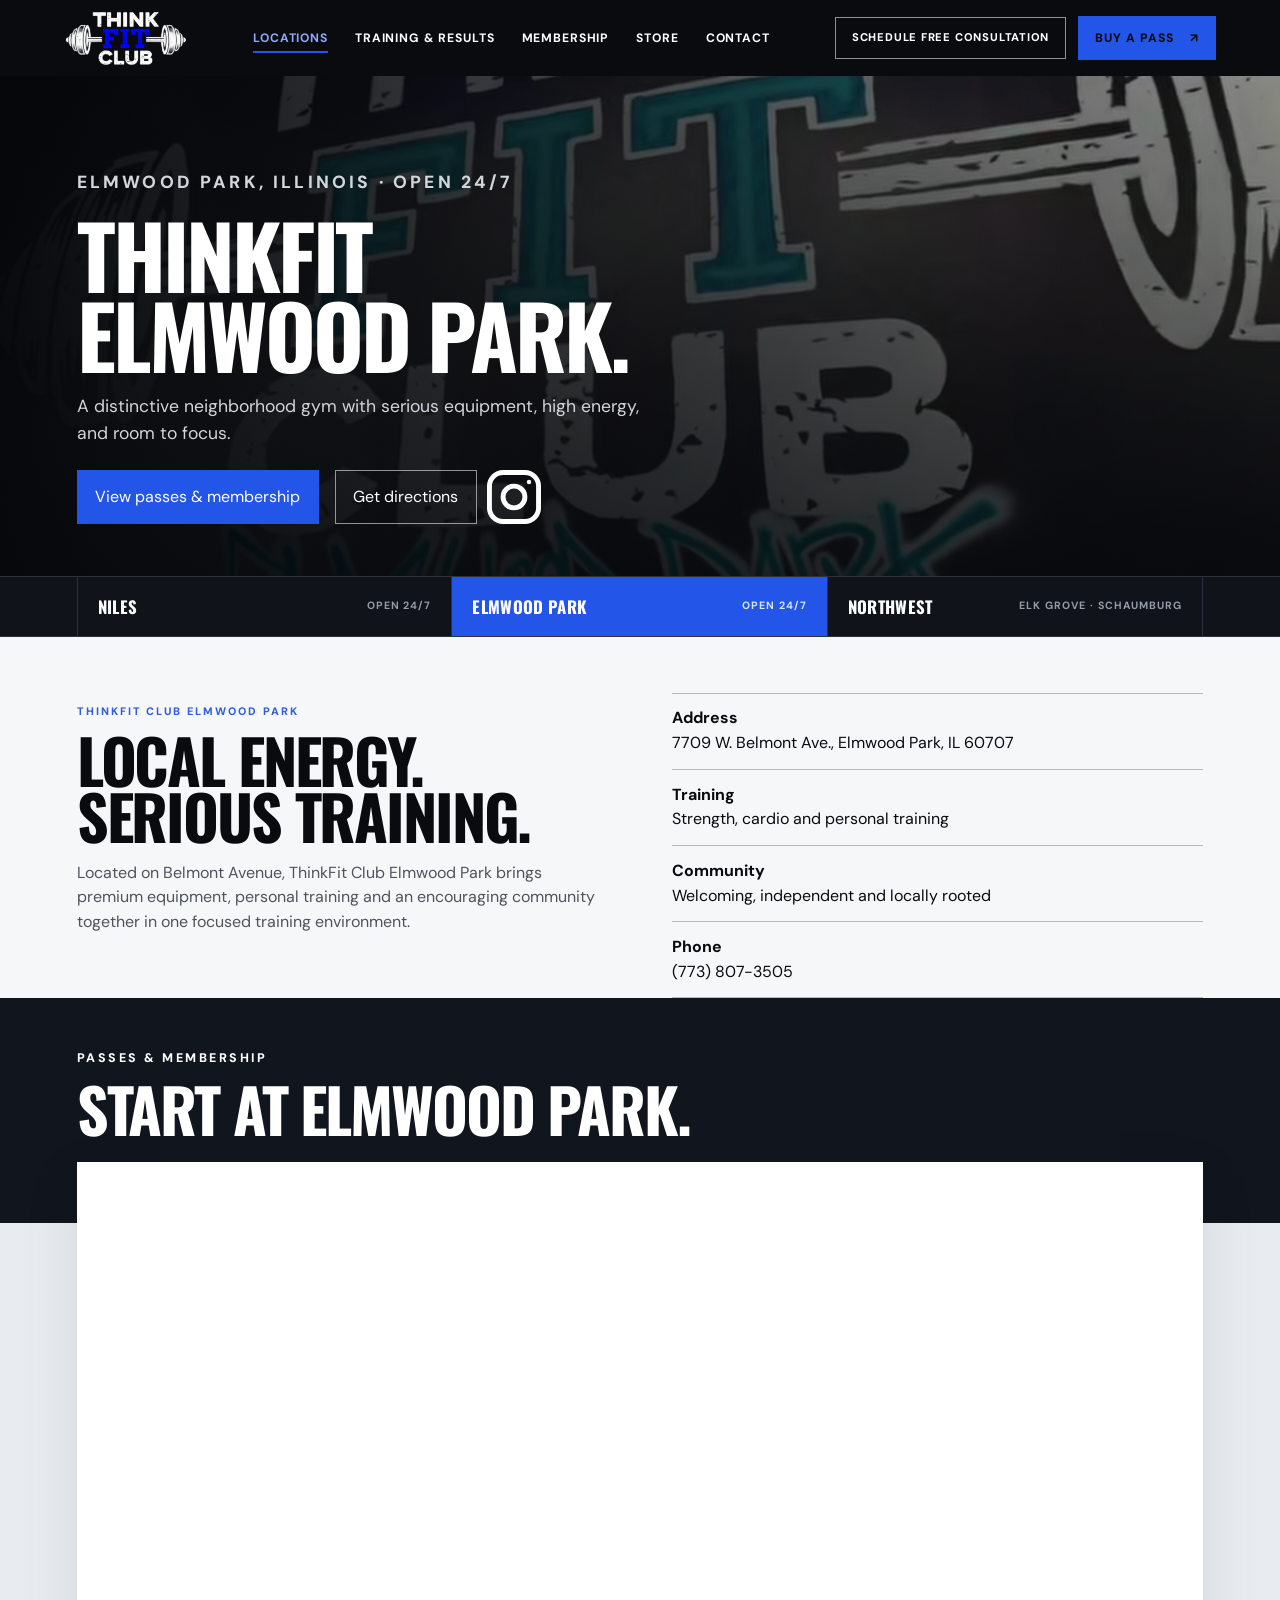
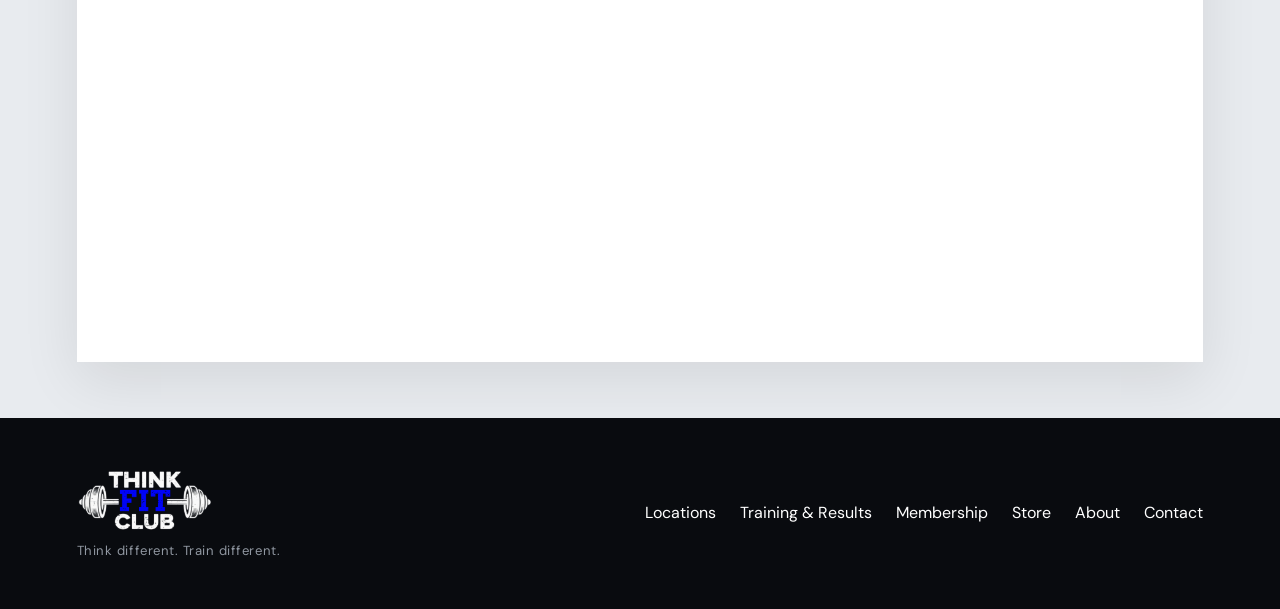
<file: locations/elmwood-park/index.html>
<!doctype html>
<html lang="en">
<head>
<meta charset="utf-8">
<meta name="viewport" content="width=device-width,initial-scale=1">
<title>Gym in Elmwood Park, IL | ThinkFit Club</title>
<meta name="description" content="Discover ThinkFit Club Elmwood Park at 7709 W. Belmont Ave. Premium gym equipment, personal training and a welcoming results-focused community.">
<link rel="canonical" href="https://www.thinkfitclub.com/locations/elmwood-park/"><link rel="icon" type="image/png" href="../../assets/logos/current-site/logo-candidate.png">
<meta property="og:type" content="website">
<meta property="og:title" content="ThinkFit Club Elmwood Park">
<meta property="og:description" content="Train different at ThinkFit Club Elmwood Park—premium equipment, coaching and local community.">
<meta property="og:url" content="https://www.thinkfitclub.com/locations/elmwood-park/">
<meta property="og:image" content="https://www.thinkfitclub.com/assets/locations/elmwood-park/elmwood-park-club.jpeg">
<meta name="twitter:card" content="summary_large_image">
<meta name="twitter:title" content="ThinkFit Club Elmwood Park">
<meta name="twitter:description" content="Premium training and a results-focused gym community in Elmwood Park, IL.">
<meta name="twitter:image" content="https://www.thinkfitclub.com/assets/locations/elmwood-park/elmwood-park-club.jpeg">
<link rel="preconnect" href="https://fonts.googleapis.com">
<link rel="stylesheet" href="https://fonts.googleapis.com/css2?family=DM+Sans:wght@400;600;700&family=Oswald:wght@600;700&display=swap">
<link rel="stylesheet" href="../../css/pages.css">
<script src="../../js/mobile-actions.js" defer></script>
<script type="application/ld+json">{"@context":"https://schema.org","@type":["HealthClub","LocalBusiness"],"name":"ThinkFit Club Elmwood Park","url":"https://www.thinkfitclub.com/locations/elmwood-park/","telephone":"+1-773-807-3505","email":"Teamzeefitness1@gmail.com","image":"https://www.thinkfitclub.com/assets/locations/elmwood-park/elmwood-park-club.jpeg","address":{"@type":"PostalAddress","streetAddress":"7709 W. Belmont Ave.","addressLocality":"Elmwood Park","addressRegion":"IL","postalCode":"60707","addressCountry":"US"}}</script>
<link rel="stylesheet" href="../../css/social-links.css"><script src="../../js/social-links.js" defer></script>
</head>
<body class="location-page location-elmwood">
<header class="page-header">
<a class="wordmark logo-link" href="../../"><img src="../../assets/logos/thinkfit-logo-reversed-v1.png" alt="ThinkFit Club" width="1752" height="887"></a>
<nav class="page-nav">
<a aria-current="page" href="../">Locations</a>
<a href="../../personal-training/">Training &amp; Results</a>
<a href="../#passes">Membership</a>
<a href="../../store/">Store</a>
<a href="../../contact/">Contact</a>
<a class="nav-cta" href="../../contact/#consultation">Schedule Free Consultation</a>
</nav>
</header>
<main>
<section class="subhero">
<img src="../../assets/locations/elmwood-park/elmwood-park-club.jpeg" alt="ThinkFit Club mural inside the Elmwood Park location" width="1206" height="1574">
<div class="subhero-content">
<p class="kicker">Elmwood Park, <span class="location-state-full">Illinois</span><span class="location-state-short">IL</span> · Open 24/7</p>
<h1>ThinkFit<br>Elmwood Park.</h1>
<p>A distinctive neighborhood gym with serious equipment, high energy, and room to focus.</p>
<div class="hero-actions">
<a class="primary-cta" href="#join">View passes &amp; membership</a>
<a class="secondary-cta" href="https://maps.google.com/?q=7709+W+Belmont+Ave+Elmwood+Park+IL+60707" target="_blank" rel="noopener">Get directions</a>
</div>
</div>
</section>
<nav class="club-switcher" aria-label="ThinkFit Club locations"><a href="../niles/"><strong>Niles</strong><span>Open 24/7</span></a><a aria-current="page" href="./"><strong>Elmwood Park</strong><span>Open 24/7</span></a><a href="../elk-grove-village/"><strong>Northwest</strong><span>Elk Grove · Schaumburg</span></a></nav>
<section class="content split">
<div class="seo-copy">
<p class="kicker">ThinkFit Club Elmwood Park</p>
<h2>Local energy. Serious training.</h2>
<p>Located on Belmont Avenue, ThinkFit Club Elmwood Park brings premium equipment, personal training and an encouraging community together in one focused training environment.</p>
</div>
<ul class="facts">
<li>
<strong>Address</strong>
<br>7709 W. Belmont Ave., Elmwood Park, IL 60707</li>
<li>
<strong>Training</strong>
<br>Strength, cardio and personal training</li>
<li>
<strong>Community</strong>
<br>Welcoming, independent and locally rooted</li>
<li>
<strong>Phone</strong>
<br>
<a href="tel:+17738073505">(773) 807-3505</a>
</li>
</ul>
</section>
<section class="content" id="join">
<p class="kicker">Passes &amp; membership</p>
<h2>Start at Elmwood Park.</h2>
<div class="embed">
<iframe title="ThinkFit Club Elmwood Park passes and membership" height="800" src="https://go.streamfit.com/embed/memberships/743-thinkfit-club-elmwood-park">
</iframe>
</div>
</section>
</main>
<footer class="page-footer">
<a class="footer-logo" href="../../" aria-label="ThinkFit Club home"><img src="../../assets/logos/thinkfit-logo-reversed-v1.png" alt="ThinkFit Club" width="1752" height="887"></a>
<p>Think different. Train different.</p>
<nav class="page-footer-links" aria-label="Footer navigation"><a href="/locations/">Locations</a><a href="/personal-training/">Training &amp; Results</a><a href="/locations/#passes">Membership</a><a href="/store/">Store</a><a href="/about/">About</a><a href="/contact/">Contact</a></nav>
</footer>
<script src="../../js/page-nav.js"></script></body>
</html>
</file>
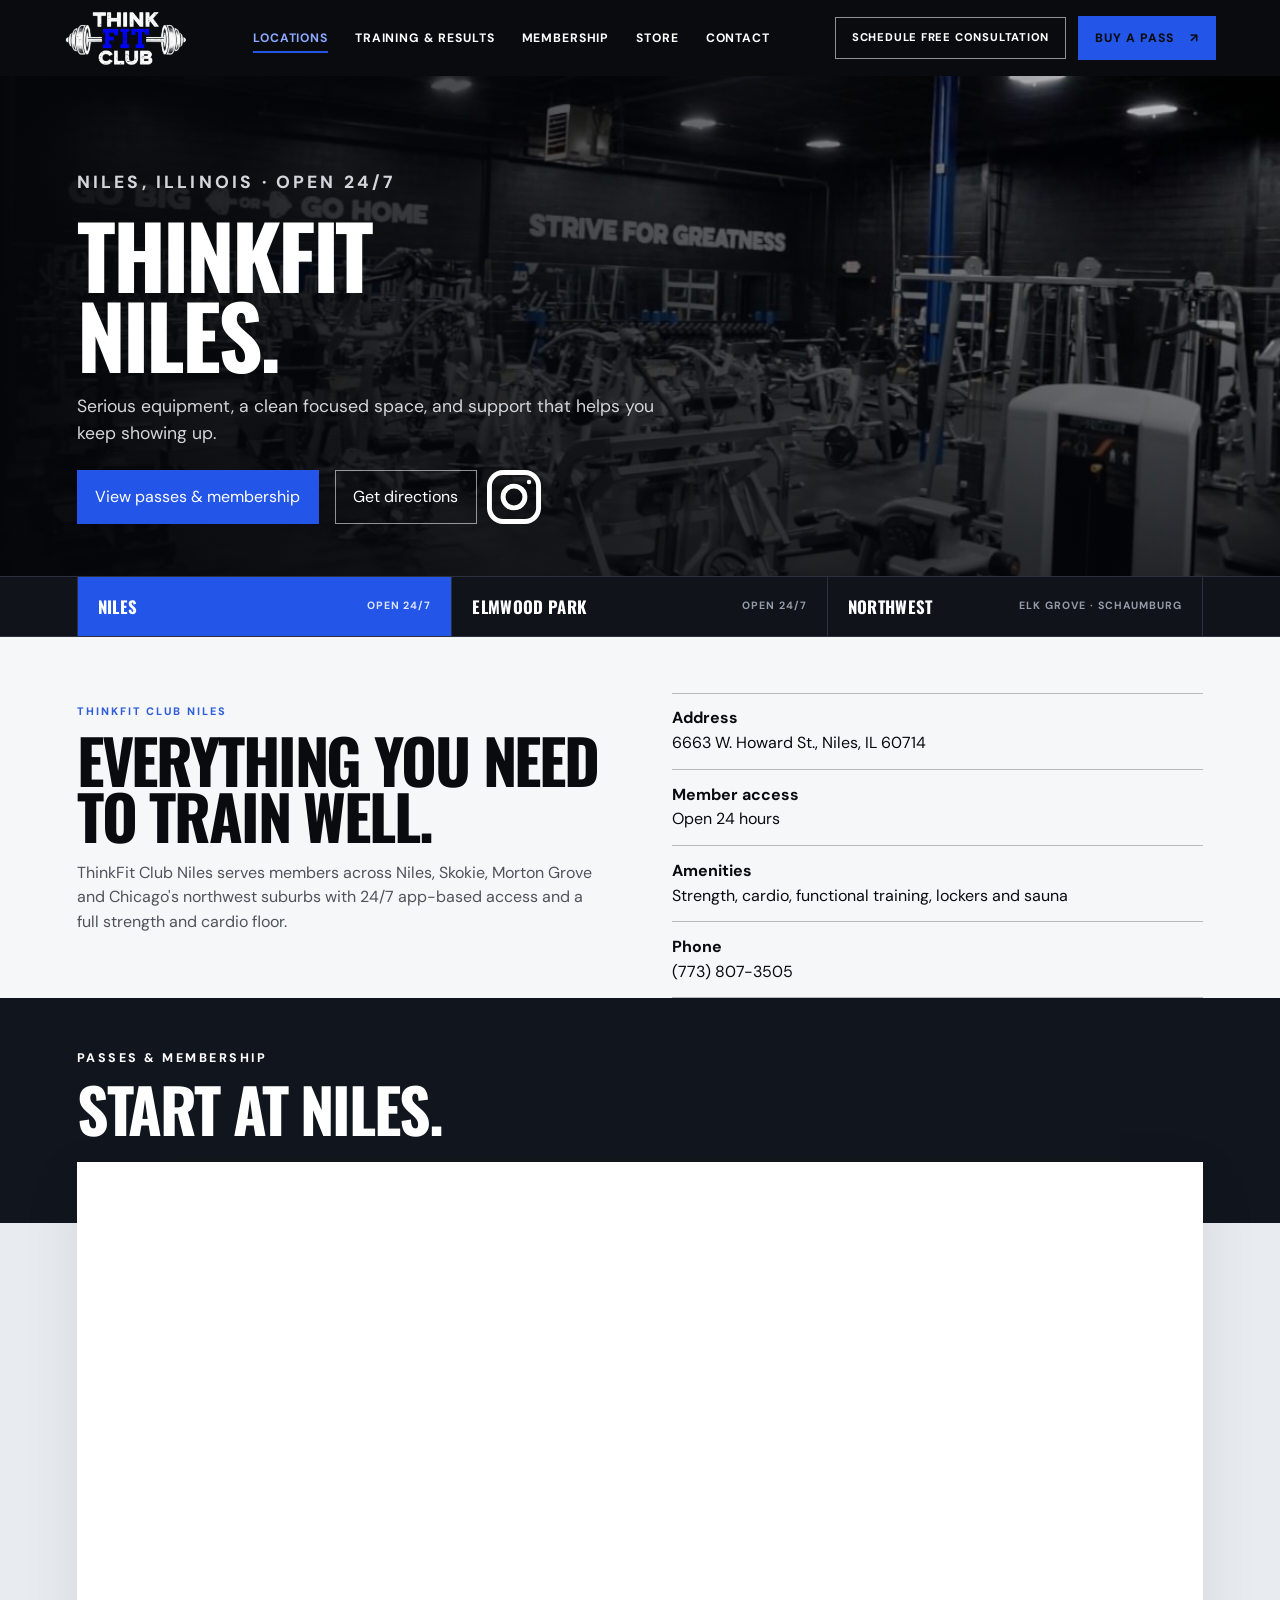
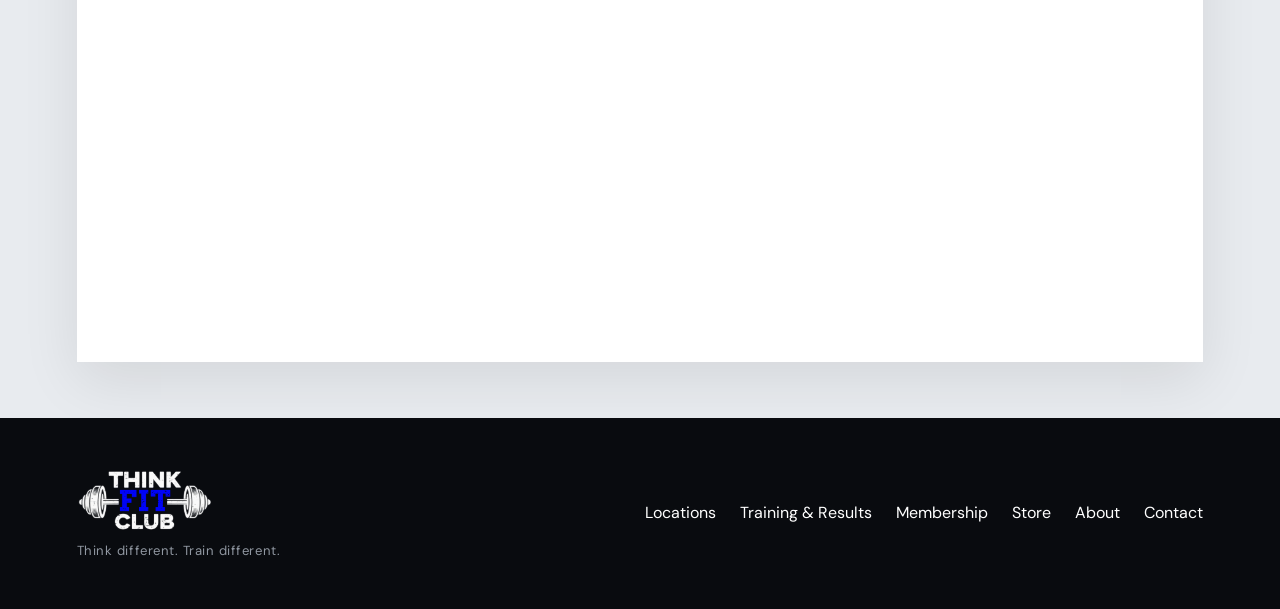
<file: locations/niles/index.html>
<!doctype html>
<html lang="en">
<head>
<meta charset="utf-8">
<meta name="viewport" content="width=device-width,initial-scale=1">
<title>24/7 Gym in Niles, IL | ThinkFit Club Niles</title>
<meta name="description" content="Train at ThinkFit Club Niles, a local 24/7 gym with premium strength and cardio equipment, personal training, sauna access and a results-focused community.">
<link rel="canonical" href="https://www.thinkfitclub.com/locations/niles/"><link rel="icon" type="image/png" href="../../assets/logos/current-site/logo-candidate.png">
<meta property="og:type" content="website">
<meta property="og:title" content="ThinkFit Club Niles | 24/7 Gym in Niles, Illinois">
<meta property="og:description" content="Premium equipment, expert coaching and 24/7 member access at 6663 W. Howard St. in Niles.">
<meta property="og:url" content="https://www.thinkfitclub.com/locations/niles/">
<meta property="og:image" content="https://www.thinkfitclub.com/assets/locations/current-site/gym-04.jpeg">
<meta name="twitter:card" content="summary_large_image">
<meta name="twitter:title" content="ThinkFit Club Niles">
<meta name="twitter:description" content="A premium neighborhood gym with 24/7 member access in Niles, IL.">
<meta name="twitter:image" content="https://www.thinkfitclub.com/assets/locations/current-site/gym-04.jpeg">
<link rel="preconnect" href="https://fonts.googleapis.com">
<link rel="stylesheet" href="https://fonts.googleapis.com/css2?family=DM+Sans:wght@400;600;700&family=Oswald:wght@600;700&display=swap">
<link rel="stylesheet" href="../../css/pages.css">
<script src="../../js/mobile-actions.js" defer></script>
<script type="application/ld+json">{"@context":"https://schema.org","@type":["HealthClub","LocalBusiness"],"name":"ThinkFit Club Niles","url":"https://www.thinkfitclub.com/locations/niles/","telephone":"+1-773-807-3505","email":"Teamzeefitness1@gmail.com","image":"https://www.thinkfitclub.com/assets/locations/current-site/gym-04.jpeg","address":{"@type":"PostalAddress","streetAddress":"6663 W. Howard St.","addressLocality":"Niles","addressRegion":"IL","postalCode":"60714","addressCountry":"US"},"openingHours":"Mo-Su 00:00-23:59"}</script>
<link rel="stylesheet" href="../../css/social-links.css"><script src="../../js/social-links.js" defer></script>
</head>
<body class="location-page location-niles">
<header class="page-header">
<a class="wordmark logo-link" href="../../"><img src="../../assets/logos/thinkfit-logo-reversed-v1.png" alt="ThinkFit Club" width="1752" height="887"></a>
<nav class="page-nav">
<a aria-current="page" href="../">Locations</a>
<a href="../../personal-training/">Training &amp; Results</a>
<a href="../#passes">Membership</a>
<a href="../../store/">Store</a>
<a href="../../contact/">Contact</a>
<a class="nav-cta" href="../../contact/#consultation">Schedule Free Consultation</a>
</nav>
</header>
<main>
<section class="subhero">
<img src="../../assets/locations/current-site/gym-04.jpeg" alt="ThinkFit Club strength training floor in Niles" width="2000" height="977">
<div class="subhero-content">
<p class="kicker">Niles, <span class="location-state-full">Illinois</span><span class="location-state-short">IL</span> · Open 24/7</p>
<h1>ThinkFit<br>Niles.</h1>
<p>Serious equipment, a clean focused space, and support that helps you keep showing up.</p>
<div class="hero-actions">
<a class="primary-cta" href="#join">View passes &amp; membership</a>
<a class="secondary-cta" href="https://maps.google.com/?q=6663+W+Howard+St+Niles+IL+60714" target="_blank" rel="noopener">Get directions</a>
</div>
</div>
</section>
<nav class="club-switcher" aria-label="ThinkFit Club locations"><a aria-current="page" href="./"><strong>Niles</strong><span>Open 24/7</span></a><a href="../elmwood-park/"><strong>Elmwood Park</strong><span>Open 24/7</span></a><a href="../elk-grove-village/"><strong>Northwest</strong><span>Elk Grove · Schaumburg</span></a></nav>
<section class="content split">
<div class="seo-copy">
<p class="kicker">ThinkFit Club Niles</p>
<h2>Everything you need to train well.</h2>
<p>ThinkFit Club Niles serves members across Niles, Skokie, Morton Grove and Chicago's northwest suburbs with 24/7 app-based access and a full strength and cardio floor.</p>
</div>
<ul class="facts">
<li>
<strong>Address</strong>
<br>6663 W. Howard St., Niles, IL 60714</li>
<li>
<strong>Member access</strong>
<br>Open 24 hours</li>
<li>
<strong>Amenities</strong>
<br>Strength, cardio, functional training, lockers and sauna</li>
<li>
<strong>Phone</strong>
<br>
<a href="tel:+17738073505">(773) 807-3505</a>
</li>
</ul>
</section>
<section class="content" id="join">
<p class="kicker">Passes &amp; membership</p>
<h2>Start at Niles.</h2>
<div class="embed">
<iframe title="ThinkFit Club Niles passes and membership" height="800" src="https://go.streamfit.com/embed/memberships/166-thinkfit-club-niles">
</iframe>
</div>
</section>
</main>
<footer class="page-footer">
<a class="footer-logo" href="../../" aria-label="ThinkFit Club home"><img src="../../assets/logos/thinkfit-logo-reversed-v1.png" alt="ThinkFit Club" width="1752" height="887"></a>
<p>Think different. Train different.</p>
<nav class="page-footer-links" aria-label="Footer navigation"><a href="/locations/">Locations</a><a href="/personal-training/">Training &amp; Results</a><a href="/locations/#passes">Membership</a><a href="/store/">Store</a><a href="/about/">About</a><a href="/contact/">Contact</a></nav>
</footer>
<script src="../../js/page-nav.js"></script></body>
</html>
</file>
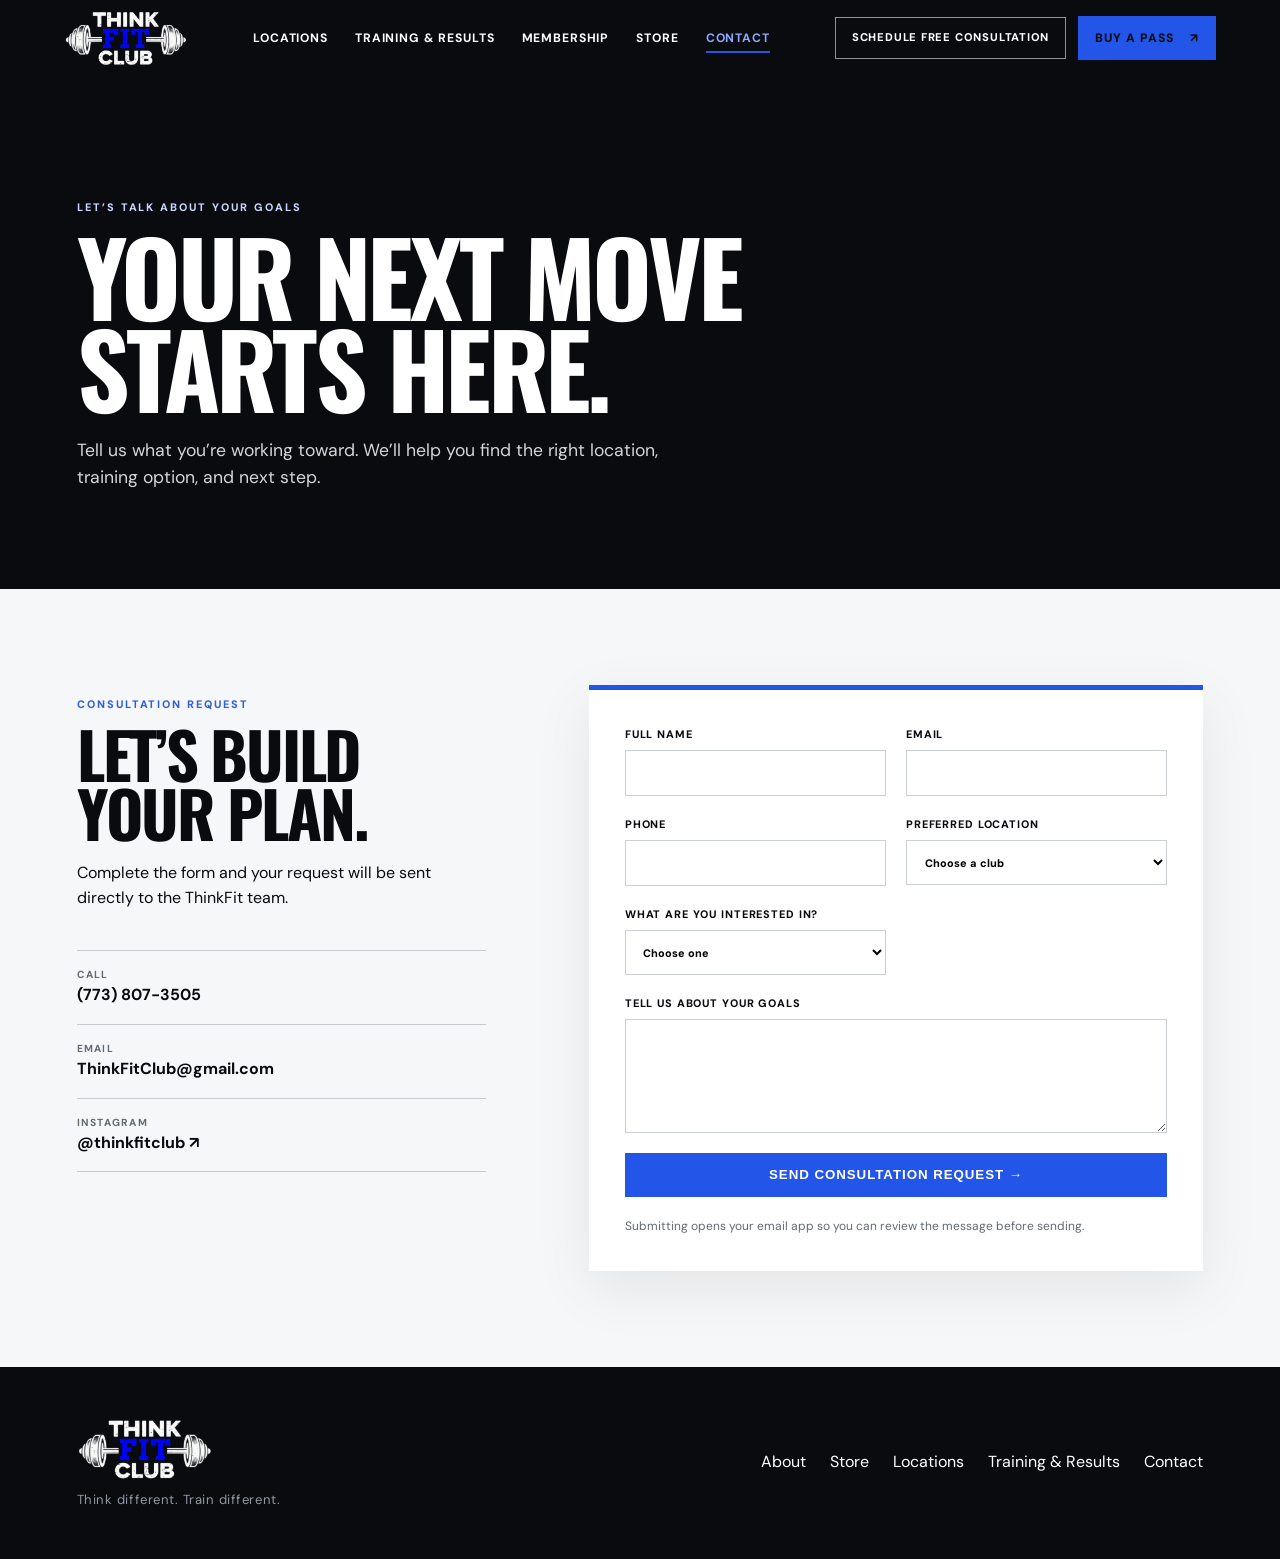
<file: contact/original-form-backup.html>
<!doctype html>
<html lang="en">
<head>
<meta charset="utf-8">
<meta name="viewport" content="width=device-width,initial-scale=1">
<title>Fitness Consultation | ThinkFit Club</title>
<meta name="description" content="Request a personal training or membership consultation with ThinkFit Club in Niles or Elmwood Park, Illinois.">
<link rel="canonical" href="https://www.thinkfitclub.com/contact/"><link rel="icon" type="image/png" href="../assets/logos/current-site/logo-candidate.png">
<meta property="og:type" content="website">
<meta property="og:title" content="Schedule a Consultation | ThinkFit Club">
<meta property="og:description" content="Tell us your goals and connect with the ThinkFit Club team.">
<meta property="og:url" content="https://www.thinkfitclub.com/contact/">
<meta name="twitter:card" content="summary">
<link rel="preconnect" href="https://fonts.googleapis.com">
<link rel="stylesheet" href="https://fonts.googleapis.com/css2?family=DM+Sans:wght@400;600;700&family=Oswald:wght@600;700&display=swap">
<link rel="stylesheet" href="../css/pages.css">
<script src="../js/mobile-actions.js" defer></script>
</head>
<body>
<header class="page-header">
<a class="wordmark logo-link" href="../"><img src="../assets/logos/thinkfit-logo-reversed-v1.png" alt="ThinkFit Club" width="1752" height="887"></a>
<nav class="page-nav">
<a href="../locations/">Locations</a><a href="../personal-training/">Training &amp; Results</a><a href="../locations/#passes">Membership</a><a href="../store/">Store</a><a aria-current="page" href="./">Contact</a><a class="nav-cta" href="#consultation">Schedule Free Consultation</a>
</nav>
</header>
<main>
<section class="contact-hero"><div><p class="kicker">Let’s talk about your goals</p><h1>YOUR NEXT MOVE<br>STARTS HERE.</h1><p>Tell us what you’re working toward. We’ll help you find the right location, training option, and next step.</p></div></section>
<section class="content contact-layout" id="consultation">
<div class="contact-copy"><p class="kicker">Consultation request</p><h2>LET’S BUILD<br>YOUR PLAN.</h2><p>Complete the form and your request will be sent directly to the ThinkFit team.</p><div class="direct-contact"><a href="tel:+17738073505"><span>Call</span>(773) 807-3505</a><a href="mailto:ThinkFitClub@gmail.com"><span>Email</span>ThinkFitClub@gmail.com</a><a href="https://www.instagram.com/thinkfitclub/" target="_blank" rel="noopener"><span>Instagram</span>@thinkfitclub ↗</a></div></div>
<form class="consultation-form" id="consultation-form" action="https://formsubmit.co/ThinkFitClub@gmail.com" method="POST">
<input type="hidden" name="_subject" value="New ThinkFit Club consultation request"><input type="hidden" name="_captcha" value="false"><input type="hidden" name="_template" value="table"><input type="text" name="_honey" tabindex="-1" autocomplete="off" class="form-honey" aria-hidden="true">
<label>Full name<input type="text" name="name" autocomplete="name" required></label><label>Email<input type="email" name="email" autocomplete="email" required></label><label>Phone<input type="tel" name="phone" autocomplete="tel"></label><label>Preferred location<select name="location" required><option value="">Choose a club</option><option>Niles</option><option>Elmwood Park</option><option>ThinkFit Northwest — coming soon</option></select></label><label>What are you interested in?<select name="interest" required><option value="">Choose one</option><option>Personal training</option><option>Membership</option><option>Nutrition coaching</option><option>General consultation</option></select></label><label class="full-field">Tell us about your goals<textarea name="goals" rows="5" required></textarea></label><button class="primary-cta full-field" type="submit">Send consultation request →</button><p class="form-note full-field">Submitting opens your email app so you can review the message before sending.</p>
</form>
</section>
</main>
<footer class="page-footer"><a class="footer-logo" href="../" aria-label="ThinkFit Club home"><img src="../assets/logos/thinkfit-logo-reversed-v1.png" alt="ThinkFit Club" width="1752" height="887"></a><p>Think different. Train different.</p><div class="page-footer-links"><a href="../about/">About</a><a href="../store/">Store</a><a href="../locations/">Locations</a><a href="../personal-training/">Training &amp; Results</a><a href="./">Contact</a></div></footer>
<script src="../js/page-nav.js"></script></body>
</html>
</file>
<file: css/styles.css>
:root{--ink:#11120f;--soft:#f6f7f8;--white:#fff;--lime:#2356e8;--muted:#8e949b;--line:rgba(17,18,15,.15);--display:'Oswald',sans-serif;--body:'DM Sans',sans-serif}
*{box-sizing:border-box}
html{scroll-behavior:smooth}
body{margin:0;background:var(--soft);color:var(--ink);font-family:var(--body);font-size:16px;line-height:1.6}
body.menu-open{overflow:hidden}
a{color:inherit;text-decoration:none}
button,input,select{font:inherit}
.skip-link{position:fixed;top:-100px;left:1rem;background:var(--lime);padding:.75rem 1rem;z-index:100}
.skip-link:focus{top:1rem}
.site-header{height:84px;padding:0 4vw;display:flex;align-items:center;justify-content:space-between;background:var(--ink);color:white;position:absolute;z-index:20;width:100%;border-bottom:1px solid rgba(255,255,255,.15)}
.brand{display:grid;grid-template-columns:auto auto;gap:0 3px;line-height:.75;font-family:var(--display);font-size:1.48rem;letter-spacing:-.05em}
.brand b{color:var(--lime)}
.brand small{grid-column:1/3;font-family:var(--body);font-size:.42rem;letter-spacing:.46em;line-height:1.8}
.brand-logo{display:block;padding:0;line-height:1}
.brand-logo img{display:block;width:auto;height:62px;object-fit:contain}
.footer-brand.brand-logo img{height:66px}
.desktop-nav{display:flex;gap:2.2rem;font-size:.82rem;font-weight:600}
.desktop-nav a{transition:color .2s}
.desktop-nav a:hover{color:var(--lime)}
.button{background:var(--lime);color:var(--ink);padding:1rem 1.3rem;display:inline-flex;align-items:center;justify-content:space-between;gap:2rem;text-transform:uppercase;font-size:.76rem;font-weight:800;letter-spacing:.08em;border:1px solid var(--lime);cursor:pointer;transition:.2s}
.button:hover{background:white;border-color:white;transform:translateY(-2px)}
.button-small{padding:.75rem 1rem;gap:1rem}
.menu-toggle,.mobile-menu{display:none}
.hero{height:min(720px,calc(100vh - 24px));min-height:620px;max-height:720px;position:relative;color:white;display:flex;align-items:center;overflow:hidden}
.hero-image,.hero-overlay{position:absolute;inset:0;width:100%;height:100%;object-fit:cover}
.hero-overlay{background:linear-gradient(90deg,rgba(10,11,9,.95) 0%,rgba(10,11,9,.66) 43%,rgba(10,11,9,.08) 80%),linear-gradient(0deg,rgba(10,11,9,.45),transparent 45%)}
.hero-content{position:relative;z-index:2;margin-left:7vw;margin-top:44px;max-width:680px}
.eyebrow,.section-label{font-size:.68rem;letter-spacing:.17em;font-weight:700;text-transform:uppercase;display:flex;align-items:center;gap:.8rem}
.eyebrow span{width:25px;height:2px;background:var(--lime)}
@media(max-width:760px){.hero .eyebrow{font-size:clamp(.65rem,3vw,.8rem);line-height:1.5;letter-spacing:.04em;white-space:nowrap;gap:.55rem}.hero .eyebrow span{width:18px;flex-shrink:0}}
h1,h2,h3{font-family:var(--display);line-height:.93;margin:0;text-transform:uppercase}
h1{font-size:clamp(4.6rem,8vw,7.3rem);letter-spacing:-.045em;margin:.9rem 0}
em{font-style:normal;color:var(--lime)}
.hero-copy{font-size:1.08rem;max-width:510px;color:#d4d5ce}
.hero-actions{display:flex;align-items:center;gap:2rem;margin-top:1.7rem}
.hero-consult{background:transparent;color:#fff;border-color:rgba(255,255,255,.7);gap:1rem}
.hero-consult:hover{background:#fff;color:var(--ink);border-color:#fff}
.text-link,.arrow-link{text-transform:uppercase;font-weight:700;font-size:.72rem;letter-spacing:.1em;border-bottom:1px solid;padding-bottom:.3rem}
.hero-actions .text-link[href="#locations"]{display:inline-flex;align-items:center;gap:.65rem}
.hero-actions .text-link[href="#locations"] span{display:inline-block;color:#a9bdff;font-size:1.6rem;font-weight:700;line-height:1;animation:home-club-nudge 2s ease-in-out infinite}
.hero-actions .text-link[href="#locations"] span{color:var(--lime)}
.hero-actions .button[href="#join"] span{color:#fff}
.hero-actions .button[href="#join"]:hover span{color:var(--ink)}
.hero-actions .text-link.is-scrolled[href="#locations"] span{animation:none}
@keyframes home-club-nudge{0%,12%,42%,52%,62%,100%{transform:translateY(0)}28%{transform:translateY(7px)}47%{transform:translateY(3px)}}
@media(prefers-reduced-motion:reduce){.hero-actions .text-link[href="#locations"] span{animation:none}}
.hero-stat{position:absolute;right:4vw;bottom:2.5rem;z-index:2;display:flex;align-items:center;gap:1rem}
.hero-stat strong{font:700 4rem/1 var(--display);color:var(--lime)}
.hero-stat span{font-size:.63rem;line-height:1.4;letter-spacing:.15em}
.scroll-cue{position:absolute;bottom:3rem;left:7vw;z-index:2;font-size:.55rem;letter-spacing:.18em;writing-mode:vertical-rl;display:flex;align-items:center;gap:.7rem}
.scroll-cue i{height:55px;width:1px;background:rgba(255,255,255,.4)}
.section-pad{padding:6.25rem 7vw}
.section-label{margin-bottom:2.5rem}
.section-label span{color:#787a72}
.section-label.light{color:white}
.intro-grid{display:grid;grid-template-columns:1.25fr .75fr;gap:10vw;align-items:start}
.intro h2,.locations h2,.membership h2,.free-pass h2{font-size:clamp(3.2rem,6.4vw,6.2rem);letter-spacing:-.035em}
.intro h2 em,.free-pass h2 em{color:transparent;-webkit-text-stroke:1.5px var(--ink)}
.lead{font-size:1.45rem;line-height:1.35;font-weight:600;margin-top:0}
.intro-grid p:not(.lead){color:#62645d}
.arrow-link{display:inline-flex;gap:2rem;margin-top:1.4rem}
.feature-grid{display:grid;grid-template-columns:repeat(4,1fr);border-top:1px solid var(--line);margin-top:4.5rem}
.feature-grid article{padding:2rem 2rem 1rem 0;border-right:1px solid var(--line);position:relative}
.feature-grid article+article{padding-left:2rem}
.feature-grid article:last-child{border:0}
.feature-grid article>b{font-size:.6rem;color:#93958d}
.feature-icon{font-size:2.8rem;margin:2.5rem 0 1.6rem}
.feature-grid h3{font-size:1.5rem}
.feature-grid p{font-size:.85rem;color:#6a6c64}
.locations{background:var(--ink);color:white}
.section-heading{display:flex;justify-content:space-between;align-items:end;margin-bottom:4rem}
.section-heading>p{max-width:420px;color:#aaaca4}
.location-grid{display:grid;grid-template-columns:repeat(3,1fr);gap:1rem}
.location-card{height:460px;position:relative;overflow:hidden;padding:2rem;display:flex;justify-content:space-between;align-items:end;background-size:cover;background-position:center}
.location-card:before{content:"";position:absolute;inset:0;background:linear-gradient(0deg,rgba(0,0,0,.93),rgba(0,0,0,.05) 70%),linear-gradient(135deg,#30342d,#111 70%);transition:.35s}
.location-card:hover:before{opacity:.82}
.location-card>*{position:relative}
.club-number{align-self:start;font:600 .75rem var(--body);border:1px solid rgba(255,255,255,.5);width:35px;height:35px;flex:0 0 35px;aspect-ratio:1;border-radius:50%;display:grid;place-items:center}
.location-card p{display:inline-block;width:max-content;max-width:100%;padding:.3rem .45rem;background:rgba(4,7,13,.7);color:#7898ff;font-size:.7rem;font-weight:800;letter-spacing:.13em;line-height:1.35;text-shadow:0 1px 8px rgba(0,0,0,.9)}
.location-card h3{font-size:clamp(2.3rem,3.5vw,4rem);margin:.5rem 0}
.location-card div>span{font-size:.78rem;color:#b8bab2}
.location-card a{margin-top:1.5rem;border-top:1px solid rgba(255,255,255,.25);padding-top:1rem;display:flex;justify-content:space-between;text-transform:uppercase;font-size:.65rem;letter-spacing:.12em}
.niles:after,.elmwood:after,.elk:after{content:"";position:absolute;width:230px;height:230px;border:1px solid rgba(201,255,54,.25);border-radius:50%;top:25%;right:-80px}
.elmwood:after{border-radius:0;transform:rotate(35deg);right:-120px}
.elk:after{width:170px;height:300px;border-radius:0;transform:skew(-20deg)}
.stories{background:#edf1f3}
.testimonial-shell{max-width:1000px;margin:auto;position:relative;padding:0 6rem;text-align:center}
.quote-mark{font:700 8rem/1 Georgia;color:var(--lime);text-shadow:1px 1px 0 var(--ink),-1px -1px 0 var(--ink)}
.testimonial-stage blockquote{font:500 clamp(1.8rem,3.3vw,3.2rem)/1.25 var(--display);margin:0}
.testimonial-stage cite{display:block;font-style:normal;font-size:.72rem;text-transform:uppercase;letter-spacing:.15em;margin-top:2rem}
.testimonial-stage cite span{display:block;color:#6f716a;font-size:.62rem;margin-top:.3rem}
.testimonial-controls{display:flex;justify-content:center;align-items:center;gap:1.5rem;margin-top:3rem}
.testimonial-controls button{width:42px;height:42px;border:1px solid var(--ink);border-radius:50%;background:transparent;cursor:pointer}
.testimonial-controls button:hover{background:var(--lime)}
.review-count{font-size:.65rem;letter-spacing:.15em}
.membership{background:var(--ink);color:white;display:grid;grid-template-columns:1.15fr .85fr;gap:10vw;align-items:end}
.membership>div>p{max-width:520px;color:#afb1aa}
.membership ul{list-style:none;margin:0;padding:0;border-top:1px solid #393a36}
.membership li{padding:1.2rem 0;border-bottom:1px solid #393a36;font-size:.86rem}
.membership li span{color:var(--lime);margin-right:1rem}
.free-pass{display:grid;grid-template-columns:1fr 1fr;gap:12vw;align-items:center}
.free-pass h2{margin-bottom:2rem}
.pass-copy>p{max-width:480px;color:#60625b}
.pass-form{background:white;padding:2.5rem;box-shadow:0 22px 80px rgba(0,0,0,.1)}
.pass-form label{display:block;font-size:.62rem;text-transform:uppercase;letter-spacing:.12em;font-weight:700;margin-bottom:1.3rem}
.pass-form input,.pass-form select{display:block;border:0;border-bottom:1px solid #bdbeb8;width:100%;padding:.7rem 0;background:transparent;border-radius:0;outline:none;text-transform:none;letter-spacing:0;font-size:.95rem}
.pass-form input:focus,.pass-form select:focus{border-color:var(--ink)}
.pass-form .button{width:100%;margin-top:1rem}
.form-note,.form-message{font-size:.62rem;color:#777;text-align:center}
.form-message{color:#3b6900;font-weight:700}
footer{background:#0b0c0a;color:white;padding:4rem 7vw 2rem;display:grid;grid-template-columns:auto 1fr auto;gap:4rem;align-items:center}
.footer-brand{font-size:2rem}
footer>p{font-size:.8rem;color:#898b84}
.footer-links{display:flex;gap:2rem;font-size:.7rem;text-transform:uppercase;letter-spacing:.08em}
.copyright{grid-column:1/4;border-top:1px solid #2d2e2a;padding-top:1.5rem;margin-top:2rem}
.location-card.upcoming:before{background:linear-gradient(0deg,rgba(0,0,0,.96),rgba(0,0,0,.45)),linear-gradient(135deg,#252822,#0e0f0d)}
.location-card.niles{background-image:url('../assets/locations/current-site/gym-04.jpeg')}
.location-card.elmwood{background-image:url('../assets/locations/elmwood-park/elmwood-park-club.jpeg')}
.coming-soon-label{display:block!important;margin-top:1.5rem;padding-top:1rem;border-top:1px solid rgba(255,255,255,.25);color:white!important;text-transform:uppercase;letter-spacing:.1em}
.join{background:#f3f5f6}
.join-heading{display:grid;grid-template-columns:1fr 1fr;gap:6vw;align-items:end;margin-bottom:3rem}
.join h2{font-size:clamp(3.2rem,6.4vw,6.2rem);letter-spacing:-.035em}
.join-heading p{max-width:520px;color:#60625b}
.club-tabs{display:flex;flex-wrap:wrap;gap:.6rem}
.club-tab{border:1px solid var(--ink);background:transparent;color:var(--ink);padding:.85rem 1rem;font-size:.7rem;font-weight:800;text-transform:uppercase;letter-spacing:.06em;cursor:pointer}
.club-tab.active{background:var(--ink);color:white}
.club-tab.disabled{opacity:.55;cursor:not-allowed}
.embed-shell{background:white;min-height:800px;box-shadow:0 18px 55px rgba(0,0,0,.08);overflow:hidden}
.membership-frame{display:block;border:0}
.mobile-action-bar{display:none}
@media(max-width:900px){.join-heading{grid-template-columns:1fr;gap:2rem}.embed-shell{min-height:720px}.membership-frame{height:720px}}
@media(max-width:700px){body{padding-bottom:calc(72px + env(safe-area-inset-bottom))}.join h2{font-size:14vw}.club-tabs{display:grid}.club-tab{text-align:center}.embed-shell{margin-left:-6vw;margin-right:-6vw;min-height:680px}.membership-frame{height:680px}.mobile-action-bar{position:fixed;z-index:100;left:0;right:0;bottom:0;min-height:72px;display:grid;grid-template-columns:repeat(3,1fr);background:#fff;color:var(--ink);border-top:1px solid rgba(17,18,15,.16);box-shadow:0 -10px 28px rgba(0,0,0,.14);padding-bottom:env(safe-area-inset-bottom)}.mobile-action-bar a{min-height:72px;display:flex;flex-direction:column;align-items:center;justify-content:center;gap:.2rem;border-right:1px solid rgba(17,18,15,.12);font-size:.7rem;font-weight:800;letter-spacing:.08em;text-transform:uppercase}.mobile-action-bar a:last-child{border-right:0}.mobile-action-bar svg{width:21px;height:21px;fill:none;stroke:currentColor;stroke-width:1.8;stroke-linecap:round;stroke-linejoin:round}.mobile-action-bar .mobile-action-primary{background:var(--lime);color:#fff}}

/* Homepage v2: tighter editorial rhythm, image-first proof */
.home-v2 .site-header{position:fixed;top:0;height:76px;padding:0 5vw;background:rgba(9,11,15,.8);backdrop-filter:blur(12px);-webkit-backdrop-filter:blur(12px);transition:background .2s,box-shadow .2s}
.home-v2 .site-header.is-scrolled{background:rgba(9,11,15,.97);box-shadow:0 8px 28px rgba(0,0,0,.22)}
.home-v2 .brand-logo img{height:62px}
.home-v2 .desktop-nav{gap:1.7rem;font-size:.76rem;font-weight:700;letter-spacing:.07em;text-transform:uppercase;white-space:nowrap}
.header-actions{display:flex;align-items:center;gap:.75rem;white-space:nowrap}
.header-consult{padding:.72rem 1rem;border:1px solid rgba(255,255,255,.55);font-size:.7rem;font-weight:800;letter-spacing:.07em;text-transform:uppercase;transition:.2s}
.header-consult:hover{background:#fff;color:var(--ink)}
@media(min-width:901px) and (max-width:1200px){.home-v2 .site-header{padding:0 3vw}.home-v2 .desktop-nav{gap:1rem;font-size:.68rem;letter-spacing:.04em}.home-v2 .header-actions{gap:.4rem}.home-v2 .header-consult{padding:.65rem .7rem;font-size:.62rem;letter-spacing:.04em}.home-v2 .header-cta{padding:.65rem .7rem;gap:.45rem;font-size:.64rem;letter-spacing:.04em}}
.home-v2 .hero{height:610px;min-height:610px;max-height:610px}
.home-v2 .hero-image{height:112%;top:-6%;will-change:transform}
.home-v2 .hero-content{margin-top:50px;width:min(760px,88vw);max-width:760px;min-width:0}
.home-v2 .hero-content h1{font-size:clamp(4.4rem,7.4vw,7rem)}
.home-v2 .hero-overlay{background:linear-gradient(90deg,rgba(5,7,10,.96),rgba(5,7,10,.58) 55%,rgba(5,7,10,.12)),linear-gradient(0deg,rgba(5,7,10,.55),transparent 55%)}
.home-v2 .hero-stat strong{font-size:2.8rem}
.home-v2 .section-pad{padding:4.5rem 6vw}
.home-v2 .club-value{padding-top:3.4rem;padding-bottom:3.4rem}
.home-v2 .locations{padding-top:3.4rem}
.home-v2 .section-label{margin-bottom:1.5rem;font-size:.75rem}
.value-heading,.story-heading{display:flex;align-items:end;justify-content:space-between;gap:4rem;margin-bottom:2.25rem}
.value-heading h2,.club-film h2,.story-heading h2{font-size:clamp(3.3rem,5.8vw,5.8rem);letter-spacing:-.035em}
.value-heading>p{max-width:470px;margin:0;color:#4f555d;font-size:1.05rem}
.value-visual{display:grid;grid-template-columns:1.5fr .65fr;min-height:390px;background:#0b0d11;color:#fff;overflow:hidden}
.value-visual>img{width:100%;height:100%;max-height:430px;object-fit:cover}
.value-points{display:grid}
.value-points article{display:flex;flex-direction:column;justify-content:center;padding:1.5rem 2rem;border-bottom:1px solid #2b2f37}
.value-points article:last-child{border:0}
.value-points strong{font:700 2.7rem/1 var(--display);color:var(--lime)}
.value-points span{margin-top:.5rem;color:#c4c8cf;font-size:.85rem}
.benefit-row{display:grid;grid-template-columns:repeat(4,1fr);border:1px solid #d4d8dc;border-top:0;background:#fff}
.benefit-row span{padding:1.1rem 1.25rem;border-right:1px solid #d4d8dc;font-size:.78rem;font-weight:700;text-transform:uppercase;letter-spacing:.04em}
.benefit-row span:last-child{border:0}
.home-v2 .section-heading{margin-bottom:2.25rem}
.home-v2 .location-card{height:390px;padding:1.6rem;background-position:center}
.home-v2 .location-card:before{background:linear-gradient(0deg,rgba(0,0,0,.92) 0%,rgba(0,0,0,.18) 72%)}
.home-v2 .location-card:hover:before{opacity:.9}
.home-v2 .location-card h3{font-size:clamp(2.4rem,3.2vw,3.5rem);min-height:1.86em}
.home-v2 .location-card div{width:100%}
.home-v2 .location-card div>span{display:block;min-height:3.2em}
.home-v2 .location-card div>b{margin-top:1rem;border-top:1px solid rgba(255,255,255,.32);padding-top:.9rem;display:flex;justify-content:space-between;text-transform:uppercase;font-size:.7rem;letter-spacing:.09em}
.home-v2 .location-card div>b i{font-style:normal}
.home-v2 .location-card.northwest{background-image:url('../assets/locations/current-site/gym-01.jpeg');background-position:center}
.club-film{display:grid;grid-template-columns:.62fr 1.38fr;gap:5vw;align-items:center;background:#fff}
.film-copy p{max-width:430px;color:#565d66}
.video-shell{position:relative;aspect-ratio:16/9;background:#080a0d;overflow:hidden;box-shadow:0 20px 60px rgba(0,0,0,.13)}
.video-shell iframe{position:absolute;inset:0;width:100%;height:100%;border:0}
.eyebrow-line{width:25px;height:2px;background:var(--lime);flex:0 0 auto}
.eyebrow-brand{width:auto!important;height:auto!important;background:none!important;flex:0 0 auto}
.hero-marquee{width:100%!important;max-width:100%;height:auto!important;background:none!important;min-width:0;overflow:hidden;white-space:nowrap;flex:1 1 auto}
.hero-marquee-track{display:inline-flex;width:auto!important;height:auto!important;background:none!important;white-space:nowrap;animation:hero-locations-marquee 14s linear infinite}
.hero-marquee-group{display:inline-flex!important;align-items:center;gap:.75rem;width:auto!important;height:auto!important;background:none!important;padding-right:.75rem}
.hero-marquee-group>span{width:auto!important;height:auto!important;background:none!important;flex:0 0 auto}
.hero-marquee-group>i{display:block;width:5px;height:5px;border-radius:50%;background:var(--lime);flex:0 0 auto}
@keyframes hero-locations-marquee{to{transform:translateX(-50%)}}
@media(prefers-reduced-motion:reduce){.hero-marquee-track{animation:none}}
@media(max-width:700px){.home-v2 .hero-content{transform:translateY(-14px)}}
@media(max-width:700px){.join .embed-shell{min-height:1600px}.join .membership-frame{height:1600px}}
.home-v2 .stories{background:#0c0f14;color:#fff}
.story-heading{margin-bottom:2rem}
.story-heading .text-link{flex:0 0 auto}
.story-grid{display:grid;grid-template-columns:repeat(4,1fr);gap:1rem}
.story-card{background:#171b22;border:1px solid #2b3039;overflow:hidden}
.story-card>div:last-child{padding:1.25rem}
.story-photo{aspect-ratio:1/1;background:#20252d;display:grid;place-items:center;position:relative;overflow:hidden}
.story-photo.pending:after{content:"PHOTO PENDING";position:absolute;left:1rem;bottom:1rem;color:#9299a5;font-size:.65rem;letter-spacing:.13em}
.story-photo span{font:700 clamp(2.5rem,4vw,4.3rem)/1 var(--display);color:#303641;transform:rotate(-8deg)}
.story-photo img{width:100%;height:100%;object-fit:cover;display:block;transition:transform .45s ease}
.story-card:hover .story-photo img{transform:scale(1.025)}
.story-card strong{color:#7295ff;font-size:.72rem;letter-spacing:.1em}
.story-card h3{font-size:2rem;margin:.4rem 0 .65rem}
.story-card p{color:#b9bec7;font-size:.84rem;line-height:1.5;margin:0}
.asset-note{margin:1.2rem 0 0;color:#7f8793;font-size:.72rem}
.home-v2 .membership{gap:6vw}
.home-v2 .join-heading{margin-bottom:2rem}
.home-v2 footer{padding-top:3rem}

.home-v2 .club-tabs{display:grid;grid-template-columns:repeat(3,minmax(150px,1fr));gap:.75rem;width:min(100%,650px)}
.home-v2 .club-tab{min-height:74px;padding:.8rem 1rem;display:flex;flex-direction:column;align-items:flex-start;justify-content:center;gap:.25rem;text-align:left;border-color:#c8ccd2;background:#fff}
.home-v2 .club-tab span{font-size:.78rem}
.home-v2 .club-tab small{font-size:.64rem;font-weight:700;letter-spacing:.07em;color:#6f7680}
.home-v2 .club-tab.active{background:#2356e8;border-color:#2356e8;color:#fff;box-shadow:inset 0 -3px 0 #9fb5ff}
.home-v2 .club-tab.active small{color:#c5cad1}
.home-v2 .club-tab.disabled{background:#eef0f3;border-style:dashed;opacity:1;color:#6c727b}
</file>
<file: css/responsive.css>
@media(max-width:900px){.desktop-nav,.header-cta{display:none}.site-header{height:72px}.menu-toggle{display:flex;width:42px;height:42px;border:0;background:transparent;flex-direction:column;justify-content:center;gap:7px;padding:8px}.menu-toggle span{height:2px;background:white;width:100%;transition:.25s}.menu-toggle[aria-expanded=true] span:first-child{transform:translateY(4px) rotate(45deg)}.menu-toggle[aria-expanded=true] span:last-child{transform:translateY(-5px) rotate(-45deg)}.mobile-menu{display:flex;position:fixed;inset:72px 0 0;background:var(--ink);color:white;z-index:19;padding:8vh 7vw;flex-direction:column;justify-content:space-between;transform:translateX(100%);transition:transform .3s}.mobile-menu.open{transform:none}.mobile-menu nav{display:flex;flex-direction:column}.mobile-menu nav a{font:600 3rem var(--display);border-bottom:1px solid #333;padding:.3rem 0}.hero{height:650px;min-height:650px}.hero-stat{display:none}.hero-content{margin-left:6vw}.section-pad{padding:5rem 6vw}.intro-grid,.membership,.free-pass{grid-template-columns:1fr;gap:3rem}.feature-grid{grid-template-columns:1fr 1fr}.location-grid{grid-template-columns:1fr}.location-card{height:410px}.section-heading{display:block}.section-heading>p{margin-top:1.5rem}footer{grid-template-columns:1fr auto}.footer-links{display:none}.copyright{grid-column:1/3}}
@media(max-width:560px){.hero{height:620px;min-height:620px;align-items:end;padding-bottom:2.75rem}.hero-image{object-position:67% center}.hero-overlay{background:linear-gradient(0deg,rgba(10,11,9,.96),rgba(10,11,9,.2) 80%),linear-gradient(90deg,rgba(10,11,9,.62),transparent)}.hero-content{margin:0 6vw}.eyebrow{font-size:.52rem}h1{font-size:15vw;margin:.55rem 0}.hero-copy{font-size:.88rem;line-height:1.45}.hero-actions{align-items:flex-start;flex-direction:column;gap:.8rem;margin-top:1.15rem}.scroll-cue{display:none}.section-pad{padding:3.75rem 6vw}.section-label{margin-bottom:1.8rem}.intro h2,.locations h2,.membership h2,.free-pass h2{font-size:13vw}.lead{font-size:1.15rem}.feature-grid{grid-template-columns:1fr;margin-top:3rem}.feature-grid article,.feature-grid article+article{padding:1.35rem 0;border-right:0;border-bottom:1px solid var(--line)}.feature-icon{margin:.8rem 0}.location-card{height:370px}.testimonial-shell{padding:0}.quote-mark{font-size:5rem}.testimonial-stage blockquote{font-size:1.55rem}.membership{gap:2rem}footer{padding:2.5rem 6vw 1.5rem;gap:1rem}footer>p:not(.copyright){text-align:right}.button{width:100%}}
@media(max-width:900px){.menu-toggle{width:auto;display:grid;grid-template-columns:21px auto;grid-template-rows:1fr 1fr;align-items:center;column-gap:.65rem;border:1px solid rgba(255,255,255,.3);background:#131720;color:#fff;padding:8px 10px}.menu-toggle:after{content:"Menu";grid-column:2;grid-row:1/3;font:800 .72rem var(--body);letter-spacing:.1em;text-transform:uppercase}.menu-toggle[aria-expanded=true]:after{content:"Close"}.menu-toggle span{grid-column:1;width:21px}.menu-toggle span:first-child{grid-row:1;align-self:end;margin-bottom:3px}.menu-toggle span:last-child{grid-row:2;align-self:start;margin-top:3px}}

@media(prefers-reduced-motion:reduce){html{scroll-behavior:auto}*,*:before,*:after{transition:none!important}}

@media(max-width:900px){.home-v2 .hero{height:590px;min-height:590px;max-height:590px}.home-v2 .section-pad{padding:4rem 6vw}.value-heading,.story-heading{display:grid;gap:1.25rem}.value-heading>p{max-width:650px}.value-visual{grid-template-columns:1fr}.value-visual>img{height:360px}.value-points{grid-template-columns:repeat(3,1fr)}.value-points article{border-right:1px solid #2b2f37;border-bottom:0}.benefit-row{grid-template-columns:repeat(2,1fr)}.benefit-row span:nth-child(2){border-right:0}.benefit-row span:nth-child(-n+2){border-bottom:1px solid #d4d8dc}.home-v2 .location-grid{grid-template-columns:repeat(2,1fr)}.home-v2 .location-card{height:350px}.home-v2 .location-card:last-child{grid-column:1/-1}.club-film{grid-template-columns:1fr;gap:2rem}.story-grid{grid-template-columns:repeat(2,1fr)}}
@media(max-width:700px){.home-v2 .hero{height:560px;min-height:560px;max-height:560px}.home-v2 .hero-content h1{font-size:14vw}.home-v2 .hero-copy{font-size:.95rem}.home-v2 .section-pad{padding:3.25rem 5.5vw}.value-heading h2,.club-film h2,.story-heading h2{font-size:13vw}.value-visual>img{height:270px}.value-points{grid-template-columns:1fr}.value-points article{min-height:115px;border-right:0;border-bottom:1px solid #2b2f37;padding:1.15rem 1.4rem}.value-points strong{font-size:2.2rem}.benefit-row{grid-template-columns:1fr}.benefit-row span,.benefit-row span:nth-child(2){border-right:0;border-bottom:1px solid #d4d8dc}.home-v2 .location-grid{grid-template-columns:1fr}.home-v2 .location-card{height:330px}.home-v2 .location-card:last-child{grid-column:auto}.home-v2 .section-heading{margin-bottom:1.5rem}.story-grid{display:grid;grid-template-columns:1fr;overflow:visible;padding-bottom:0}.story-card{min-width:0}.story-photo{aspect-ratio:1/1}.story-heading .text-link{justify-self:start}.home-v2 .membership{gap:1.75rem}.home-v2 footer{padding-top:2.25rem}.asset-note{font-size:.7rem}}

@media(max-width:900px){.header-actions{display:none}.home-v2 .club-value{padding-top:3rem;padding-bottom:3rem}.home-v2 .locations{padding-top:3rem}.home-v2 .hero-image{height:100%;top:0;transform:none!important;will-change:auto}}
@media(max-width:900px){.home-v2 .site-header{height:76px;min-height:76px;padding:0 6vw}.home-v2 .brand-logo img{height:52px}.home-v2 .menu-toggle{min-height:44px;padding:.65rem .8rem;column-gap:.65rem}.home-v2 .mobile-menu{inset:76px 0 0;padding:1.25rem 6vw calc(2rem + 72px);justify-content:flex-start;gap:1.25rem;overflow-y:auto}.home-v2 .mobile-menu nav a{display:flex;align-items:center;min-height:58px;padding:0;border-bottom:1px solid #292f39;font:700 1rem var(--body);letter-spacing:.08em;text-transform:uppercase}.home-v2 .mobile-menu>.button{margin-top:0;min-height:50px;width:100%;font-size:.82rem}}
@media(max-width:700px){.home-v2 .club-tabs{grid-template-columns:1fr}.home-v2 .club-tab{min-height:64px}.home-v2 .club-value{padding-top:2.7rem;padding-bottom:2.7rem}.home-v2 .locations{padding-top:2.7rem}}

@media(max-width:700px){.home-v2 .club-value{padding-top:2rem;padding-bottom:2.35rem}.home-v2 .locations,.home-v2 .club-film{padding-top:2.35rem;padding-bottom:2.35rem}.home-v2 .stories{padding-top:2.35rem;padding-bottom:2rem}.home-v2 .membership{padding-top:2rem;padding-bottom:2.2rem}.home-v2 .join{padding-top:2.2rem}}
/* Match secondary-page footer navigation without changing the homepage sections. */
.home-v2 footer{grid-template-columns:auto 1fr;column-gap:3rem;row-gap:.45rem;align-items:center}
.home-v2 footer>p:not(.copyright){grid-column:1;margin:0;font-size:.82rem;letter-spacing:.04em;color:#9097a1}
.home-v2 .footer-links{grid-column:2;grid-row:1 / 3;display:flex;gap:1.5rem;flex-wrap:wrap;justify-content:flex-end}
.home-v2 footer .copyright{grid-column:1 / -1;margin-top:1.5rem}
@media(max-width:900px){.home-v2 footer{display:flex;flex-direction:column;align-items:flex-start;gap:.75rem}.home-v2 footer>p:not(.copyright){text-align:left}.home-v2 .footer-links{display:grid;grid-template-columns:repeat(2,minmax(0,1fr));width:100%;gap:0;margin-top:.75rem;border-top:1px solid #303641}.home-v2 .footer-links a{display:flex;align-items:center;min-height:50px;padding:.75rem .2rem;border-bottom:1px solid #303641;font-size:.78rem;font-weight:700;letter-spacing:.06em;text-transform:uppercase}.home-v2 .footer-links a:nth-child(even){padding-left:1rem;border-left:1px solid #303641}}
</file>
<file: css/social-links.css>
.instagram-links{grid-column:1/-1;display:flex;flex-wrap:wrap;gap:.75rem;width:100%;margin-top:1.25rem}
.instagram-link{display:inline-flex;align-items:center;justify-content:center;gap:.6rem;min-width:44px;min-height:44px;padding:.6rem;border:0;font:600 14px/1.3 'DM Sans',sans-serif;letter-spacing:0;text-transform:none;color:inherit}
.instagram-link svg{flex-shrink:0}
.home-location-instagram svg,.location-instagram svg,.directions-social-actions .instagram-link svg{width:25px;height:25px}
.home-location-instagram svg{width:31px;height:31px}
.directions-social-actions{display:grid;grid-template-columns:auto 54px;align-items:stretch;gap:.65rem}
.directions-social-actions .secondary-cta{display:flex;align-items:center;justify-content:center;height:54px;min-height:54px;padding:0 1.1rem}
.directions-social-actions .instagram-link{color:#fff;width:54px;height:54px;padding:0;border:0;border-radius:10px}
.directions-social-actions .instagram-link svg{width:54px;height:54px}
.location-page .hero-actions>.primary-cta{min-height:54px;display:flex;align-items:center;justify-content:center}
.instagram-link:hover{border-color:#a9bdff;background:#2356e822}
.location-actions{flex-wrap:wrap}
.home-location-social{position:relative;min-width:0}
.home-location-social>.location-card{width:100%}
.home-location-instagram{position:absolute;top:1.25rem;right:1.25rem;z-index:2;background:#090b0fe6;color:#fff;border-color:#7585a0}
.location-overview-card{position:relative}
.location-instagram{position:absolute;right:1rem;top:1rem;z-index:2;color:#fff;background:#090b0fe6;border-radius:4px}
@media(max-width:760px){.directions-social-actions{width:100%;grid-template-columns:minmax(0,1fr) 54px}.directions-social-actions .secondary-cta{min-width:0}}
@media(max-width:760px){.instagram-links{gap:.6rem}.instagram-links .instagram-link{flex:1 1 140px;justify-content:center}}
</file>
<file: css/pages.css>
:root{--ink:#090b0f;--paper:#f6f7f8;--blue:#2356e8;--white:#fff;--muted:#9097a1;--display:'Oswald',sans-serif;--body:'DM Sans',sans-serif}

*{box-sizing:border-box}
html{scroll-behavior:smooth}
body{margin:0;background:var(--paper);color:var(--ink);font-family:var(--body);line-height:1.55}
a{color:inherit;text-decoration:none}
img{max-width:100%;display:block}
.page-header{height:76px;padding:0 5vw;display:flex;align-items:center;justify-content:space-between;background:var(--ink);color:#fff;position:sticky;top:0;z-index:90}
.wordmark{font:700 1.35rem var(--display);letter-spacing:.02em}
.wordmark b{color:var(--blue)}
.wordmark.logo-link{display:block;padding:0;line-height:1}
.wordmark.logo-link img{display:block;width:auto;height:62px;object-fit:contain}
.page-nav{display:flex;gap:1.7rem;align-items:center;font-size:.76rem;font-weight:700;text-transform:uppercase;letter-spacing:.07em}
.page-header-actions{display:flex;align-items:center;gap:.75rem;white-space:nowrap}
.page-header-actions .header-consult{padding:.72rem 1rem;border:1px solid rgba(255,255,255,.55);font-size:.7rem;font-weight:800;letter-spacing:.07em;text-transform:uppercase;transition:.2s}
.page-header-actions .header-consult:hover{background:#fff;color:var(--ink)}
.page-header-actions .header-cta{display:inline-flex;align-items:center;justify-content:space-between;gap:1rem;padding:.75rem 1rem;background:var(--blue);color:var(--ink);border:1px solid var(--blue);font-size:.76rem;font-weight:800;letter-spacing:.08em;text-transform:uppercase;white-space:nowrap}
.page-nav .nav-cta{display:none}
.mobile-menu-toggle{display:none}
.nav-cta,.primary-cta{background:var(--blue);color:#fff;padding:.9rem 1.15rem}
.subhero{min-height:530px;position:relative;display:flex;align-items:end;padding:7rem 6vw 4.5rem;background:#10131a;color:#fff;overflow:hidden}
.subhero img{position:absolute;inset:0;width:100%;height:100%;object-fit:cover}
.subhero:after{content:"";position:absolute;inset:0;background:linear-gradient(90deg,rgba(4,6,10,.96),rgba(4,6,10,.58) 55%,rgba(4,6,10,.15)),linear-gradient(0deg,rgba(4,6,10,.65),transparent)}
.subhero-content{position:relative;z-index:1;max-width:790px}
.kicker{font-size:.68rem;letter-spacing:.18em;text-transform:uppercase;font-weight:800;color:#c9d5ff}
/* Keep pale blue on dark sections; use its deeper counterpart on light surfaces. */
.programs-heading .kicker,
.contact-copy .kicker,
.location-membership .membership-intro .kicker,
.location-page .content.split .kicker,
.content#clubs>.kicker,
.content[class="content"]>.kicker,
.direction-card:not(.upcoming-direction) .kicker{color:#315edc}
.subhero h1,.content h2{font:700 clamp(3.8rem,8vw,7.5rem)/.92 var(--display);letter-spacing:-.035em;text-transform:uppercase;margin:.7rem 0 1.2rem}
.subhero p{font-size:1.1rem;max-width:590px;color:#d2d5db}
.hero-actions{display:flex;gap:1rem;align-items:center;margin-top:2rem}
.secondary-cta{border:1px solid rgba(255,255,255,.55);padding:.85rem 1.1rem}
.content{padding:6rem 6vw}
.content h2{font-size:clamp(2.8rem,5.5vw,5.2rem)}
.split{display:grid;grid-template-columns:1fr 1fr;gap:8vw;align-items:start}
.facts{list-style:none;padding:0;margin:0;border-top:1px solid #bbb}
.facts li{padding:1rem 0;border-bottom:1px solid #bbb}
.embed{background:#fff;box-shadow:0 18px 55px rgba(0,0,0,.09);overflow:hidden}
.embed iframe{display:block;width:100%;border:0}
.cards{display:grid;grid-template-columns:repeat(3,1fr);gap:1rem}
.card{padding:1.6rem;background:#fff;border-top:4px solid var(--blue)}
.coming{display:inline-block;background:var(--blue);color:#fff;padding:.4rem .65rem;font-size:.65rem;font-weight:800;letter-spacing:.1em;text-transform:uppercase}
.page-footer{background:var(--ink);color:#fff;padding:3rem 6vw;display:grid;grid-template-columns:auto 1fr;grid-template-rows:auto auto;column-gap:3rem;row-gap:.45rem;align-items:center}
.footer-logo{display:block;flex:0 0 auto}
.footer-logo img{width:auto;height:68px;object-fit:contain}
.page-footer p{grid-column:1;color:var(--muted);margin:0;font-size:.82rem;letter-spacing:.04em}
.seo-copy{max-width:760px}
.seo-copy p{color:#4e535c}
.location-links{display:flex;gap:1rem;flex-wrap:wrap;margin-top:2rem}
.location-links a{border-bottom:2px solid var(--blue);font-weight:700}
.notice{padding:1rem;border-left:4px solid var(--blue);background:#fff}
.result-grid{display:grid;grid-template-columns:repeat(2,1fr);gap:1rem}
.result-card{background:#fff;padding:2rem}
.result-card h2{font-size:2.4rem}
.result-number{font:700 4rem/1 var(--display);color:var(--blue)}
.result-list{display:grid;gap:1.25rem}.result-story{display:grid;grid-template-columns:minmax(300px,.8fr) 1.2fr;background:#fff;overflow:hidden}.result-story:nth-child(even){grid-template-columns:1.2fr minmax(300px,.8fr)}.result-story:nth-child(even) img{order:2}.result-story img{width:100%;height:100%;min-height:420px;object-fit:cover}.result-story>div{padding:3rem;align-self:center}.result-story .result-number{font-size:.8rem;letter-spacing:.11em}.result-story h2{margin:.5rem 0 1rem}.result-story p{color:#4f5660;font-size:1rem}.section-intro{max-width:760px;margin-bottom:2rem}.section-intro>p:last-child{color:#4f5660}.training-results{background:#10131a;color:#fff}.training-proof-grid{display:grid;grid-template-columns:repeat(2,1fr);gap:1rem}.training-proof-grid article{display:grid;grid-template-columns:1fr 1fr;background:#1b1f27}.training-proof-grid img{width:100%;height:100%;min-height:290px;object-fit:cover}.training-proof-grid article>div{padding:1.5rem;align-self:center}.training-proof-grid strong{color:#86a4ff;font-size:.74rem;letter-spacing:.08em;text-transform:uppercase}.training-proof-grid h3{font:700 2.3rem var(--display);text-transform:uppercase;margin:.35rem 0}.training-proof-grid p{color:#bbc1ca}.inline-cta{display:inline-block;margin-top:1.5rem}
.training-results .section-intro>p:last-child,.training-results .results-heading>p:last-child{color:#bbc1ca}.results-heading{max-width:840px;margin:3.5rem 0 2rem;padding-top:3rem;border-top:1px solid #303641}
#consultation{scroll-margin-top:90px}
.contact-hero{padding:7rem 6vw 5rem;background:var(--ink);color:#fff}
.contact-hero>div{max-width:850px}
.contact-hero h1{font:700 clamp(4rem,8vw,7.5rem)/.9 var(--display);letter-spacing:-.035em;margin:.8rem 0 1.5rem}
.contact-hero>div>p:last-child{max-width:610px;color:#d2d5db;font-size:1.1rem}
.contact-next-step{white-space:nowrap}
.contact-scroll-cue{display:inline-flex;align-items:center;justify-content:center;width:44px;height:44px;vertical-align:middle;color:#d5ddff;text-decoration:none;font-size:1.75rem;line-height:1}
.contact-scroll-cue span{display:block;animation:contact-scroll-nudge 2s ease-in-out infinite}
.contact-scroll-cue{color:var(--blue)}
.contact-scroll-cue.is-scrolled span{animation:none}
@keyframes contact-scroll-nudge{0%,12%,42%,52%,62%,100%{transform:translateY(0)}28%{transform:translateY(7px)}47%{transform:translateY(3px)}}
@media(prefers-reduced-motion:reduce){.contact-scroll-cue span{animation:none}}
.contact-layout{display:grid;grid-template-columns:.8fr 1.2fr;gap:8vw;align-items:start}
.contact-copy h2{font-size:clamp(2.8rem,5vw,5rem)}
.direct-contact{display:grid;margin-top:2.5rem;border-top:1px solid #c7cbd0}
.direct-contact a{padding:1rem 0;border-bottom:1px solid #c7cbd0;font-weight:700}
.direct-contact span{display:block;color:#626a73;font-size:.64rem;letter-spacing:.12em;text-transform:uppercase}
.consultation-form{display:grid;grid-template-columns:1fr 1fr;gap:1.25rem;background:#fff;padding:2.25rem;border-top:5px solid var(--blue);box-shadow:0 18px 55px rgba(0,0,0,.08)}
.consultation-embed{display:block;min-width:0}
.consultation-form-heading{font-family:var(--body);font-size:1.1rem;line-height:1.4;color:var(--ink);margin:0 0 1rem;font-weight:700}
@media(min-width:761px){.contact-layout .consultation-form-heading{text-align:center;font-size:1.25rem;line-height:1.5;letter-spacing:.01em;margin-bottom:1.25rem}}
@media(max-width:760px){.consultation-embed .consultation-form-heading{padding:0 6vw;font-size:1rem}}
.consultation-form label{font-size:.68rem;font-weight:800;letter-spacing:.08em;text-transform:uppercase}
.consultation-form input,.consultation-form select,.consultation-form textarea{display:block;width:100%;margin-top:.45rem;padding:.85rem;border:1px solid #cbd0d5;background:#fff;font:inherit;text-transform:none;letter-spacing:0}
.consultation-form textarea{resize:vertical}
.full-field{grid-column:1/-1}
.consultation-form button{border:0;font-weight:800;text-transform:uppercase;letter-spacing:.07em;cursor:pointer}
.form-note{margin:0;color:#626a73;font-size:.75rem}
.form-honey{position:absolute!important;left:-9999px!important;width:1px!important;height:1px!important;opacity:0!important}
.page-nav a[aria-current="page"]{color:#8da9ff}
.page-nav a:not(.nav-cta){position:relative;transition:color .2s}
.page-nav a:not(.nav-cta):after{content:"";position:absolute;left:0;right:100%;bottom:-.35rem;height:2px;background:var(--blue);transition:right .2s}
.page-nav a:not(.nav-cta):hover,.page-nav a:not(.nav-cta):focus-visible{color:#8da9ff}
.page-nav a:not(.nav-cta):hover:after,.page-nav a:not(.nav-cta):focus-visible:after,.page-nav a[aria-current="page"]:after,.page-nav a.is-section-active:after{right:0}
.page-nav a.is-section-active{color:#8da9ff}
.page-footer-links{grid-column:2;grid-row:1 / 3;display:flex;gap:1.5rem;flex-wrap:wrap;justify-content:flex-end}
.directions-hero{padding:7rem 6vw 5rem;background:var(--ink);color:#fff}
.directions-hero h1{font:700 clamp(4rem,8vw,7.5rem)/.9 var(--display);letter-spacing:-.035em;margin:.8rem 0 1.5rem}
.directions-hero>p:last-child{color:#d2d5db;font-size:1.1rem}
.direction-grid{display:grid;grid-template-columns:repeat(2,1fr);gap:1.25rem}
.direction-card{background:#fff;overflow:hidden;border-top:5px solid var(--blue)}
.direction-card>img{width:100%;height:290px;object-fit:cover}
.direction-card>div{padding:2rem}
.direction-card h2{font-size:clamp(2.5rem,4vw,4.2rem);margin:.5rem 0 1rem}
.direction-card address{font-style:normal;color:#4e535c;font-size:1.05rem}
.direction-actions{display:flex;gap:1.2rem;align-items:center;margin-top:2rem;font-weight:700}
.upcoming-direction{grid-column:1/-1;background:var(--ink);color:#fff;min-height:310px;display:flex;align-items:center}
.upcoming-direction>div{max-width:760px}
.upcoming-direction>div>p:not(.kicker,.coming){color:#c2c6cc}
.mobile-action-bar{display:none}
.locations-hero{padding:3.75rem 6vw 2.75rem;background:var(--ink);color:#fff}
.locations-hero h1{font:700 clamp(3.6rem,6.5vw,5.8rem)/.9 var(--display);letter-spacing:-.035em;margin:.5rem 0 .9rem}
.locations-hero>p:last-child{max-width:620px;color:#d2d5db;font-size:1.1rem}
.location-status{display:grid;grid-template-columns:repeat(3,1fr);align-self:end;border-top:1px solid #343a45;border-bottom:1px solid #343a45}
.location-status>div{padding:1.15rem 1rem;border-right:1px solid #343a45;display:flex;flex-direction:column;gap:.2rem}
.location-status>div:last-child{border-right:0}
.location-status strong{font:700 clamp(2rem,3vw,3.3rem)/1 var(--display);color:#fff}
.location-status span{font-size:.65rem;font-weight:800;letter-spacing:.1em;text-transform:uppercase;color:#9fa7b3}
.location-picker{padding-top:3.5rem;background:var(--ink);color:#fff}
.location-overview-grid{display:grid;grid-template-columns:repeat(3,1fr);gap:1rem}.location-overview-card{background:#141820;display:flex;flex-direction:column;border:1px solid #2a303a;border-top:5px solid var(--blue);overflow:hidden}.location-image-link{display:block;overflow:hidden}.location-image-link img{width:100%;height:300px;object-fit:cover;transition:transform .35s ease}.location-image-link:hover img{transform:scale(1.025)}.location-overview-card>div{padding:1.6rem;display:flex;flex:1;flex-direction:column}.location-overview-card h2{font-size:clamp(2.5rem,3.8vw,4rem);margin:.4rem 0 1rem;color:#fff}.location-overview-card address{font-style:normal;font-size:1rem;font-weight:700;color:#fff}.location-overview-card>div>p:not(.kicker){color:#b9c0ca}.location-overview-card .location-actions{margin-top:auto;padding-top:1.5rem}.location-overview-card .location-actions>a:not(.primary-cta){color:#fff}.location-actions{display:flex;align-items:center;gap:1.3rem;margin-top:2rem;font-weight:700}
.location-membership{background:#e8ebef}.membership-intro{max-width:820px}.membership-intro>p:last-child{color:#505761;max-width:660px}.membership-location-tabs{display:grid;grid-template-columns:repeat(3,1fr);gap:.75rem;margin:2rem 0 1rem}.membership-location-tab{min-height:78px;padding:1rem 1.2rem;border:1px solid #c4c9d0;background:#fff;color:var(--ink);display:flex;flex-direction:column;align-items:flex-start;justify-content:center;gap:.2rem;cursor:pointer}.membership-location-tab strong{font:700 1.1rem var(--display);text-transform:uppercase}.membership-location-tab span{font-size:.68rem;font-weight:700;letter-spacing:.08em;text-transform:uppercase;color:#68707b}.membership-location-tab.active{background:var(--blue);border-color:var(--blue);color:#fff;box-shadow:inset 0 -4px 0 #9fb5ff}.membership-location-tab.active span{color:#dce5ff}.membership-location-tab.upcoming{background:#f3f4f6;border-style:dashed;cursor:not-allowed}.location-membership-embed{background:#fff;box-shadow:0 18px 55px rgba(0,0,0,.08);overflow:hidden}.location-membership-embed iframe{display:block;width:100%;border:0}

/* Compact, consistent location experience */
.locations-page .locations-hero{display:grid;grid-template-columns:1.1fr .9fr;gap:4vw;align-items:end;padding:2.8rem 6vw 2.4rem}
.locations-page .locations-hero>p{margin:0 0 .35rem}
.locations-page .location-picker{padding:1rem 6vw 3.5rem}
.locations-page .location-image-link img{height:250px}
.locations-page .location-membership{padding-top:4rem}
.location-page .subhero{height:500px;min-height:500px;padding:4rem 6vw 3.25rem}
.location-page .subhero h1{font-size:clamp(3.8rem,6.8vw,6.7rem);max-width:780px}
.location-page .subhero-content>p:not(.kicker){margin:.75rem 0}
.location-page .hero-actions{margin-top:1.4rem}
.location-state-short{display:none}
.location-niles .subhero img{object-position:center 58%}
.location-elmwood .subhero img{object-position:center 56%}
.location-northwest .subhero img{object-position:center 52%}
.location-northwest .subhero-content>.coming{position:absolute;left:0;bottom:calc(100% + .65rem)}
.location-northwest .subhero-content>.kicker{margin:0}
@media(min-width:901px) and (max-width:1200px){.page-header{padding:0 3vw}.page-nav{gap:1rem;font-size:.68rem;letter-spacing:.04em}.page-header-actions{gap:.4rem}.page-header-actions .header-consult{padding:.65rem .7rem;font-size:.62rem;letter-spacing:.04em}.page-header-actions .header-cta{padding:.65rem .7rem;gap:.45rem;font-size:.64rem;letter-spacing:.04em}}
.club-switcher{display:grid;grid-template-columns:repeat(3,1fr);background:#10131a;color:#fff;border-top:1px solid #2c323d;border-bottom:1px solid #2c323d;padding:0 6vw}
.club-switcher a{display:flex;justify-content:space-between;align-items:center;gap:1rem;padding:1.05rem 1.25rem;border-right:1px solid #2c323d}
.club-switcher a:first-child{border-left:1px solid #2c323d}
.club-switcher strong{font:700 1.05rem var(--display);text-transform:uppercase;letter-spacing:.02em}
.club-switcher span{color:#949ca8;font-size:.66rem;font-weight:700;letter-spacing:.09em;text-transform:uppercase}
.club-switcher a[aria-current="page"]{background:var(--blue)}
.club-switcher a[aria-current="page"] span{color:#dce5ff}
.location-page .content{padding:3.5rem 6vw}
.location-page .content h2{font-size:clamp(2.8rem,4.8vw,4.8rem);margin-bottom:1rem}
.location-page .split{gap:5vw}
.location-page .facts li{padding:.8rem 0}
.location-page .content.split{padding-bottom:0}
.location-page #join{padding-top:2.4rem;background:linear-gradient(180deg,#11151d 0,#11151d 225px,#e8ebef 225px,#e8ebef 100%)}
.location-page #join>.kicker{color:#fff;font-size:.78rem;letter-spacing:.2em}
.location-page #join>h2{margin-top:.4rem;margin-bottom:1.5rem;color:#fff}

/* Training & results: compact editorial program and proof system */
.training-page .training-programs{padding-top:4.5rem;padding-bottom:4.5rem}
.programs-heading{display:grid;grid-template-columns:1.25fr .75fr;gap:6vw;align-items:end;max-width:1500px;margin:0 auto 2.5rem}
.programs-heading>p{max-width:520px;margin:0 0 .5rem;color:#505761;font-size:1.05rem}
.program-grid{display:grid;grid-template-columns:repeat(4,1fr);gap:1rem;max-width:1500px;margin:0 auto}
.program-card{min-height:270px;padding:1.75rem;background:#fff;border-top:5px solid var(--blue);display:flex;flex-direction:column;box-shadow:0 12px 35px rgba(9,11,15,.05)}
.program-card>span{color:var(--blue);font-size:.7rem;font-weight:800;letter-spacing:.12em}
.program-card h3{font:700 clamp(1.65rem,2vw,2.25rem)/1 var(--display);text-transform:uppercase;margin:auto 0 .8rem}
.program-card p{color:#565d66;margin:0;font-size:.92rem}
.training-page .training-results{padding-top:4.5rem;padding-bottom:4.5rem}
.training-results-intro{display:grid;grid-template-columns:.8fr 1.2fr;gap:6vw;align-items:start;max-width:1500px;margin:0 auto 2.75rem;border-bottom:1px solid #303641;padding-bottom:2.75rem}
.training-results-intro .section-intro,.training-results-intro .results-heading{max-width:none;margin:0;padding:0;border:0}
.training-results-intro .kicker{font-size:.76rem;color:#d5ddff;letter-spacing:.19em}
.training-results-intro .section-intro h2{font-size:clamp(3.4rem,5.5vw,5.8rem)}
.training-results-intro .results-heading h2{font-size:clamp(2.7rem,4.5vw,4.7rem)}
.training-page .result-list{grid-template-columns:repeat(2,minmax(0,1fr));gap:1.25rem;max-width:1500px;margin:0 auto}
.training-page .result-story,.training-page .result-story:nth-child(even){grid-template-columns:minmax(240px,.9fr) 1.1fr;background:#181c23;border:1px solid #2b313b;color:#fff}
.training-page .result-story:nth-child(even) img{order:0}
.training-page .result-story img{min-height:400px;max-height:500px}
.training-page .result-story>div{padding:2rem}
.training-page .result-story h2{font-size:clamp(2.8rem,4vw,4.2rem);margin:.45rem 0 1rem}
.training-page .result-story p{color:#bdc3cc;font-size:.92rem}
.training-cta{max-width:1500px;margin:3rem auto 0;padding:2.5rem 0 0;border-top:1px solid #303641;display:flex;align-items:end;justify-content:space-between;gap:2rem}
.training-cta h2{font-size:clamp(3rem,5vw,5rem);margin:.5rem 0 0}

/* About */
.about-hero{min-height:580px;background:#090b0f;color:#fff;display:grid;grid-template-columns:1.1fr .9fr;align-items:stretch;overflow:hidden}
.about-hero-copy{padding:5rem 6vw;align-self:center}
.about-hero h1{font:700 clamp(4.5rem,8vw,7.6rem)/.9 var(--display);letter-spacing:-.04em;margin:.75rem 0 1.25rem}
.about-hero-copy>p:last-child{max-width:650px;color:#c5cad2;font-size:1.08rem}
.about-hero-image{position:relative;min-height:500px}
.about-hero-image:after{content:"";position:absolute;inset:0;background:linear-gradient(90deg,#090b0f 0%,transparent 28%)}
.about-hero-image img{width:100%;height:100%;object-fit:cover;object-position:center}
.about-story{display:grid;grid-template-columns:.8fr 1.2fr;gap:8vw;align-items:start;background:linear-gradient(180deg,#151922 0%,#10131a 100%);color:#fff}
.about-story-heading{position:sticky;top:110px;min-height:620px;padding:2.25rem;display:flex;flex-direction:column;justify-content:flex-end;background:linear-gradient(0deg,rgba(6,8,12,.94),rgba(6,8,12,.08) 70%),url('../assets/owner/zeeshan-training.webp') center 20%/cover no-repeat;color:#fff;overflow:hidden}
.about-story-heading .kicker{color:#a9bdff}
.about-story-heading h2{font-size:clamp(3rem,5vw,5rem);margin-bottom:0}
.about-story-copy{font-size:1.08rem;color:#e1e5eb}
.about-story-copy p:first-child{margin-top:0}
.about-philosophy{background:linear-gradient(180deg,#10131a 0%,#090b0f 100%);color:#fff;display:grid;grid-template-columns:.65fr 1.35fr;gap:7vw;align-items:start;border-top:1px solid #292f39}
.about-philosophy h2{margin-top:.7rem}
.philosophy-points{display:grid}
.philosophy-points article{padding:1.5rem 0;border-top:1px solid #313743;display:grid;grid-template-columns:48px .55fr 1fr;gap:1.25rem;align-items:start}
.philosophy-points span{color:#86a4ff;font-size:.72rem;font-weight:800;letter-spacing:.1em}
.philosophy-points h3{font:700 1.6rem/1 var(--display);text-transform:uppercase;margin:0}
.philosophy-points p{color:#b9c0ca;margin:0}
.about-cta{padding:4.5rem 6vw;background:var(--blue);color:#fff;display:flex;justify-content:space-between;align-items:end;gap:3rem}
.about-cta h2{font:700 clamp(3.5rem,6vw,6rem)/.9 var(--display);letter-spacing:-.035em;margin:.6rem 0 0}
.about-cta .primary-cta{background:#fff;color:var(--ink)}

/* Store */
.store-intro{padding:3.5rem 6vw 3rem;background:var(--ink);color:#fff;display:grid;grid-template-columns:minmax(0,1.55fr) minmax(300px,.45fr);gap:4vw;align-items:center}
.store-intro h1{font:700 clamp(4rem,7vw,6.5rem)/.9 var(--display);letter-spacing:-.04em;margin:.6rem 0 0}
.store-intro>p{max-width:520px;margin:1.8rem 0 0;color:#d8dce3;font-size:clamp(1.15rem,1.4vw,1.4rem);line-height:1.45;align-self:center}
.store-embed{padding:3rem 6vw 4rem;background:#e8ebef}
.store-embed iframe{display:block;border:0;background:#fff;box-shadow:0 18px 55px rgba(0,0,0,.08)}
@media(max-width:700px){.location-membership-embed iframe,.location-page .embed iframe{height:1600px}}

@media(max-width:900px){.page-header{height:76px;min-height:76px;padding:0 6vw;flex-wrap:nowrap;gap:1rem}.wordmark.logo-link img{height:52px}.page-header-actions{display:none}.mobile-menu-toggle{display:flex;align-items:center;gap:.65rem;border:1px solid #3b4350;background:#131720;color:#fff;padding:.65rem .8rem;font:800 .72rem var(--body);letter-spacing:.1em;text-transform:uppercase;cursor:pointer}.mobile-menu-icon{width:21px;display:grid;gap:4px}.mobile-menu-icon i{display:block;width:100%;height:2px;background:currentColor;transition:transform .2s,opacity .2s}.mobile-menu-toggle[aria-expanded="true"] .mobile-menu-icon i:first-child{transform:translateY(6px) rotate(45deg)}.mobile-menu-toggle[aria-expanded="true"] .mobile-menu-icon i:nth-child(2){opacity:0}.mobile-menu-toggle[aria-expanded="true"] .mobile-menu-icon i:last-child{transform:translateY(-6px) rotate(-45deg)}.page-nav{display:none;position:fixed;z-index:89;top:76px;left:0;right:0;bottom:0;width:auto;overflow-y:auto;background:#0d1016;padding:1.25rem 6vw calc(2rem + 72px);flex-direction:column;align-items:stretch;gap:0;white-space:normal}.page-nav.is-open{display:flex}.page-nav a{display:flex;align-items:center;min-height:58px;border-bottom:1px solid #292f39;font-size:1rem;letter-spacing:.08em}.page-nav a[aria-current="page"],.page-nav a.is-section-active{color:#a9bdff}.page-nav a:not(.nav-cta):after{bottom:0}.page-nav .nav-cta{display:flex;justify-content:center;margin-top:1.25rem;padding:1rem;font-size:.82rem;border-bottom:0}.menu-open{overflow:hidden}}

@media(max-width:760px){body{padding-bottom:72px}
#consultation{scroll-margin-top:70px}
.contact-layout .consultation-form-heading{display:none}
.contact-layout .consultation-contact-links{display:none}
.contact-layout .contact-copy>p:last-of-type{margin-bottom:.5rem}
.contact-layout:has(.consultation-contact-links){gap:1rem}
.subhero{min-height:570px;padding:6rem 6vw 3.5rem}
.subhero h1{font-size:16vw}
.split,.cards,.result-grid{grid-template-columns:1fr}
.content{padding:4.5rem 6vw}
.hero-actions{align-items:stretch;flex-direction:column}
.hero-actions a{text-align:center}
.contact-layout,.consultation-form{grid-template-columns:1fr}
.contact-hero{padding:1.6rem 6vw 1.9rem}
.contact-hero .kicker{font-size:.78rem;color:#d5ddff;letter-spacing:.18em}
.contact-layout .kicker{font-size:.78rem;color:#315edc;letter-spacing:.18em}
.contact-layout{padding:1.9rem 6vw 3.25rem;gap:2.25rem}
.consultation-form{padding:1.4rem}
.consultation-form.consultation-embed{padding:0;margin-left:-6vw;margin-right:-6vw;box-shadow:none}
.full-field{grid-column:auto}
.direction-grid{grid-template-columns:1fr}
.upcoming-direction{grid-column:auto}
.direction-actions{align-items:flex-start;flex-direction:column}
.page-footer{display:flex;flex-direction:column;align-items:flex-start;gap:.75rem;padding:2.25rem 6vw calc(1.5rem + 72px)}.page-footer p{margin-top:-.15rem}.page-footer-links{display:grid;grid-template-columns:repeat(2,minmax(0,1fr));width:100%;gap:0;margin-top:.75rem;border-top:1px solid #303641}.page-footer-links a{display:flex;align-items:center;min-height:50px;padding:.75rem .2rem;border-bottom:1px solid #303641;font-size:.78rem;font-weight:700;letter-spacing:.06em;text-transform:uppercase}.page-footer-links a:nth-child(even){padding-left:1rem;border-left:1px solid #303641}.page-footer-links a:last-child:nth-child(odd){grid-column:1/-1;border-left:0;padding-left:.2rem}
.page-footer{padding-bottom:1.5rem}
.embed{margin-left:-6vw;margin-right:-6vw}
.embed iframe{height:720px}.location-page .embed iframe{height:1600px}
.mobile-action-bar{position:fixed;z-index:100;left:0;right:0;bottom:0;height:72px;display:grid;grid-template-columns:repeat(3,1fr);background:#fff;color:var(--ink);border-top:1px solid rgba(9,11,15,.16);box-shadow:0 -10px 28px rgba(0,0,0,.14);padding-bottom:env(safe-area-inset-bottom)}
.mobile-action-bar a{display:flex;flex-direction:column;align-items:center;justify-content:center;gap:.2rem;border-right:1px solid rgba(9,11,15,.12);font-size:.6rem;font-weight:800;letter-spacing:.08em;text-transform:uppercase}
.mobile-action-bar a:last-child{border-right:0}
.mobile-action-bar svg{width:21px;height:21px;fill:none;stroke:currentColor;stroke-width:1.8;stroke-linecap:round;stroke-linejoin:round}
.mobile-action-bar .mobile-action-primary{background:var(--blue);color:#fff}
.location-overview-grid{grid-template-columns:1fr}.location-overview-card>img{height:280px}.location-actions{align-items:stretch;flex-direction:column}.location-actions a{text-align:center}
.membership-location-tabs{grid-template-columns:1fr}.location-membership{padding-left:0;padding-right:0}.location-membership .membership-intro,.location-membership .membership-location-tabs{margin-left:6vw;margin-right:6vw}.location-membership-embed iframe{height:720px}
.result-story,.result-story:nth-child(even),.training-proof-grid,.training-proof-grid article{grid-template-columns:1fr}.result-story:nth-child(even) img{order:0}.result-story img{min-height:0;height:auto}.result-story>div{padding:1.5rem}.training-proof-grid img{min-height:0;height:auto}
.locations-page .locations-hero{grid-template-columns:1fr;padding:2.5rem 6vw 2rem}.locations-page .locations-hero .kicker{font-size:.78rem;color:#d5ddff;letter-spacing:.16em}.locations-page .locations-hero h1{font-size:15vw}.location-status{grid-template-columns:1fr}.location-status>div{border-right:0;border-bottom:1px solid #343a45}.location-status>div:last-child{border-bottom:0}.locations-page .location-picker{padding:1rem 6vw 2rem}.locations-page .location-image-link img{height:230px}.locations-page .location-membership{padding-top:1.6rem}.locations-page .location-membership .kicker{font-size:.95rem;font-weight:900;color:#315edc;letter-spacing:.15em;line-height:1.4}
.location-page .subhero{height:auto;min-height:510px;padding:3.5rem 6vw 2.75rem}.location-page .subhero h1{font-size:14vw}.location-page .subhero p{font-size:1rem}.location-page .hero-actions{margin-top:1.25rem}.club-switcher{grid-template-columns:1fr;padding:0}.club-switcher a,.club-switcher a:first-child{border-left:0;border-right:0;border-bottom:1px solid #2c323d;padding:.8rem 6vw}.location-page .content{padding:3rem 6vw}.location-page .content.split{padding-bottom:0}.location-page #join{padding-top:1.35rem;background:linear-gradient(180deg,#11151d 0,#11151d 175px,#e8ebef 175px,#e8ebef 100%)}.location-page #join>.kicker{font-size:.95rem;font-weight:900;letter-spacing:.15em;line-height:1.4}
.training-page .subhero{min-height:500px;padding:2.5rem 6vw;align-items:center}.training-page .training-programs{padding-top:2.25rem;padding-bottom:2.6rem}.training-page .training-results{padding-top:2.25rem;padding-bottom:2.6rem}.programs-heading,.training-results-intro{grid-template-columns:1fr;gap:1.1rem}.programs-heading{margin-bottom:1.6rem}.programs-heading .kicker{font-size:.76rem;color:#315edc;letter-spacing:.16em;line-height:1.5}.program-grid{grid-template-columns:1fr}.program-card{min-height:0;padding:1.35rem}.program-card h3{margin:.7rem 0 .65rem}.training-results-intro{margin-bottom:1.75rem;padding-bottom:1.75rem}.training-page .result-list{grid-template-columns:1fr}.training-page .result-story,.training-page .result-story:nth-child(even){grid-template-columns:1fr}.training-page .result-story img{min-height:0;max-height:none;aspect-ratio:1/1;object-fit:cover}.training-cta{margin-top:1.75rem;padding-top:1.75rem;align-items:flex-start;flex-direction:column;gap:1.25rem}.training-cta .kicker{font-size:.76rem;color:#d5ddff}.training-cta .primary-cta{width:100%;text-align:center}
.about-hero{grid-template-columns:1fr;min-height:0}.about-hero-copy{padding:3.5rem 6vw 2.5rem}.about-hero-image{min-height:360px}.about-hero-image:after{background:linear-gradient(0deg,transparent 70%,#090b0f)}.about-story,.about-philosophy{grid-template-columns:1fr;gap:2rem}.about-story-heading{position:static;min-height:520px}.philosophy-points article{grid-template-columns:38px 1fr}.philosophy-points p{grid-column:2}.about-cta{align-items:flex-start;flex-direction:column}.about-cta .primary-cta{width:100%;text-align:center}
.store-intro{grid-template-columns:1fr;padding:2.75rem 6vw 2.25rem}.store-embed{padding:1.5rem 0 3rem}.store-embed iframe{height:720px}.footer-logo img{height:62px}
}

@media(max-width:760px){
.location-niles .subhero,.location-elmwood .subhero{min-height:0;align-items:flex-start;padding-top:2rem}
.location-niles .location-state-full,.location-elmwood .location-state-full{display:none}
.location-niles .location-state-short,.location-elmwood .location-state-short{display:inline}
}

@media(prefers-reduced-motion:reduce){html{scroll-behavior:auto}
}
@media(max-width:700px){.location-membership-embed iframe{height:1600px}}
</file>
